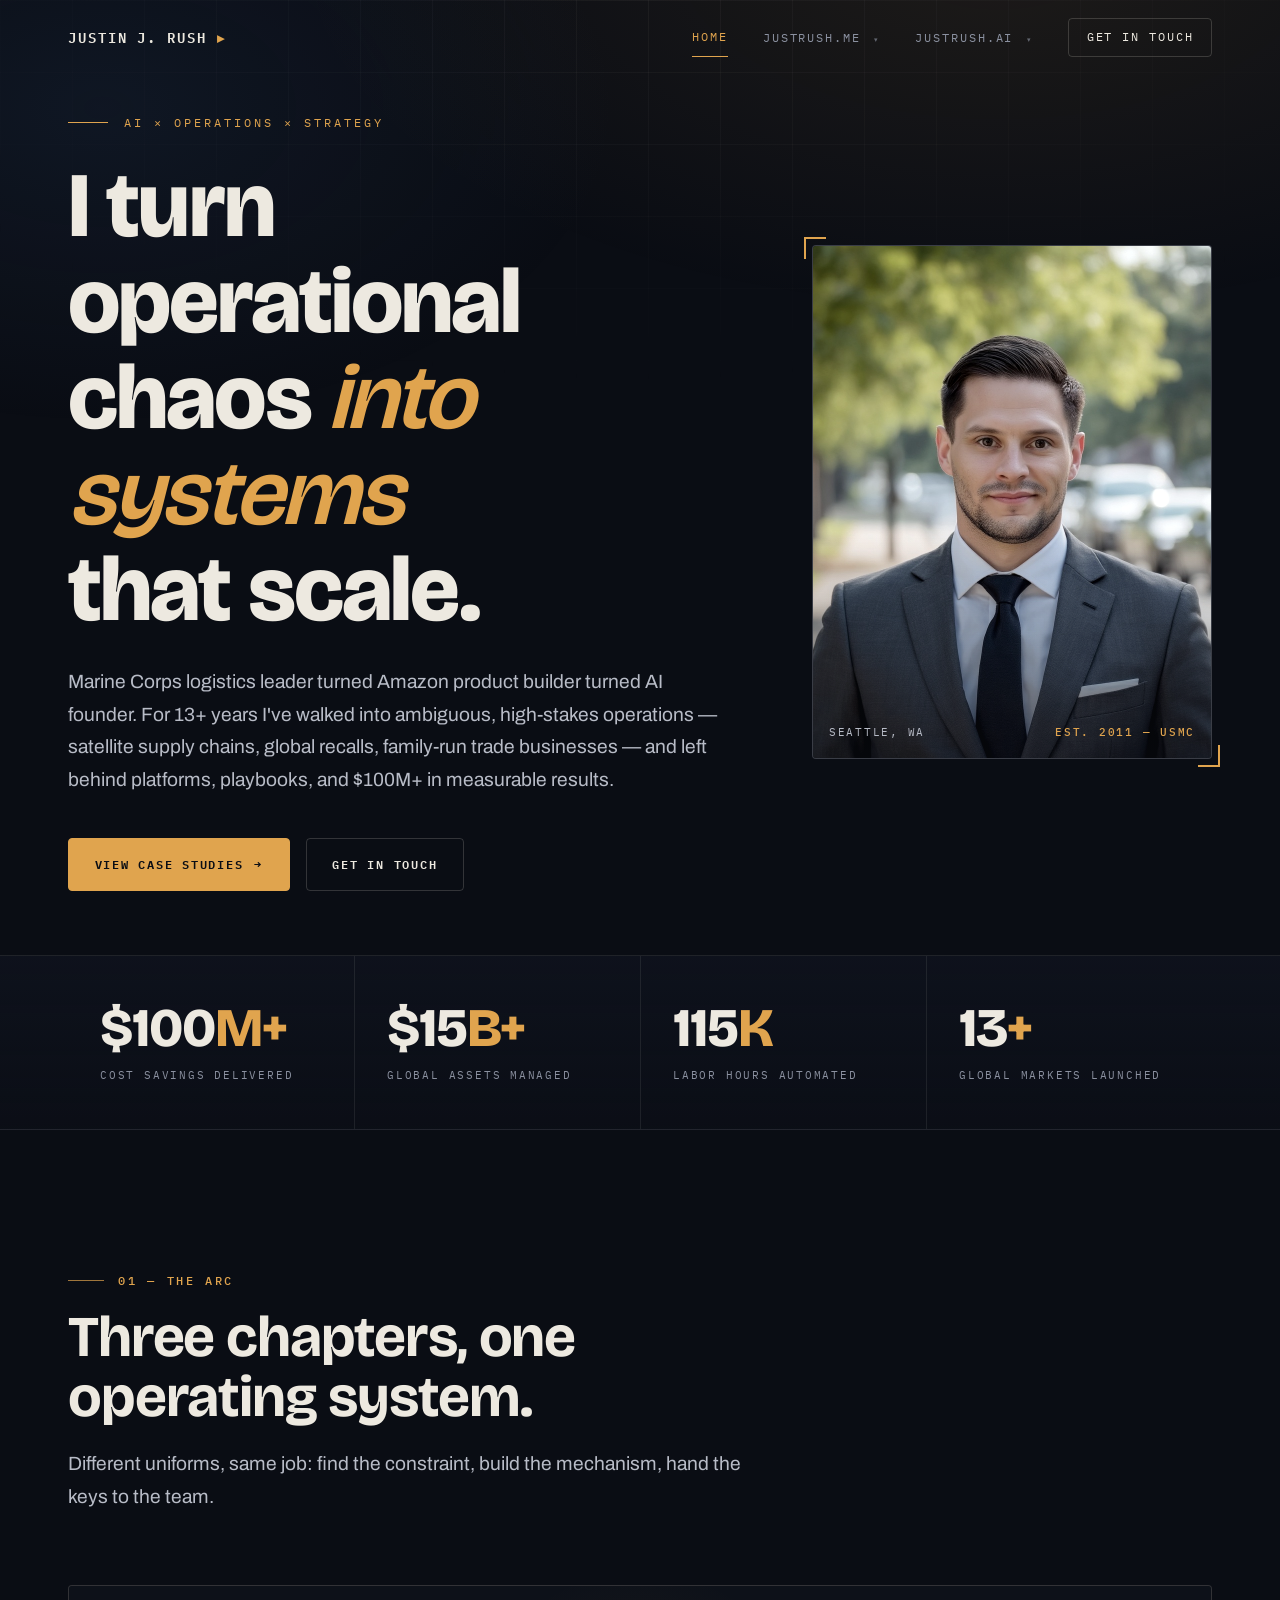
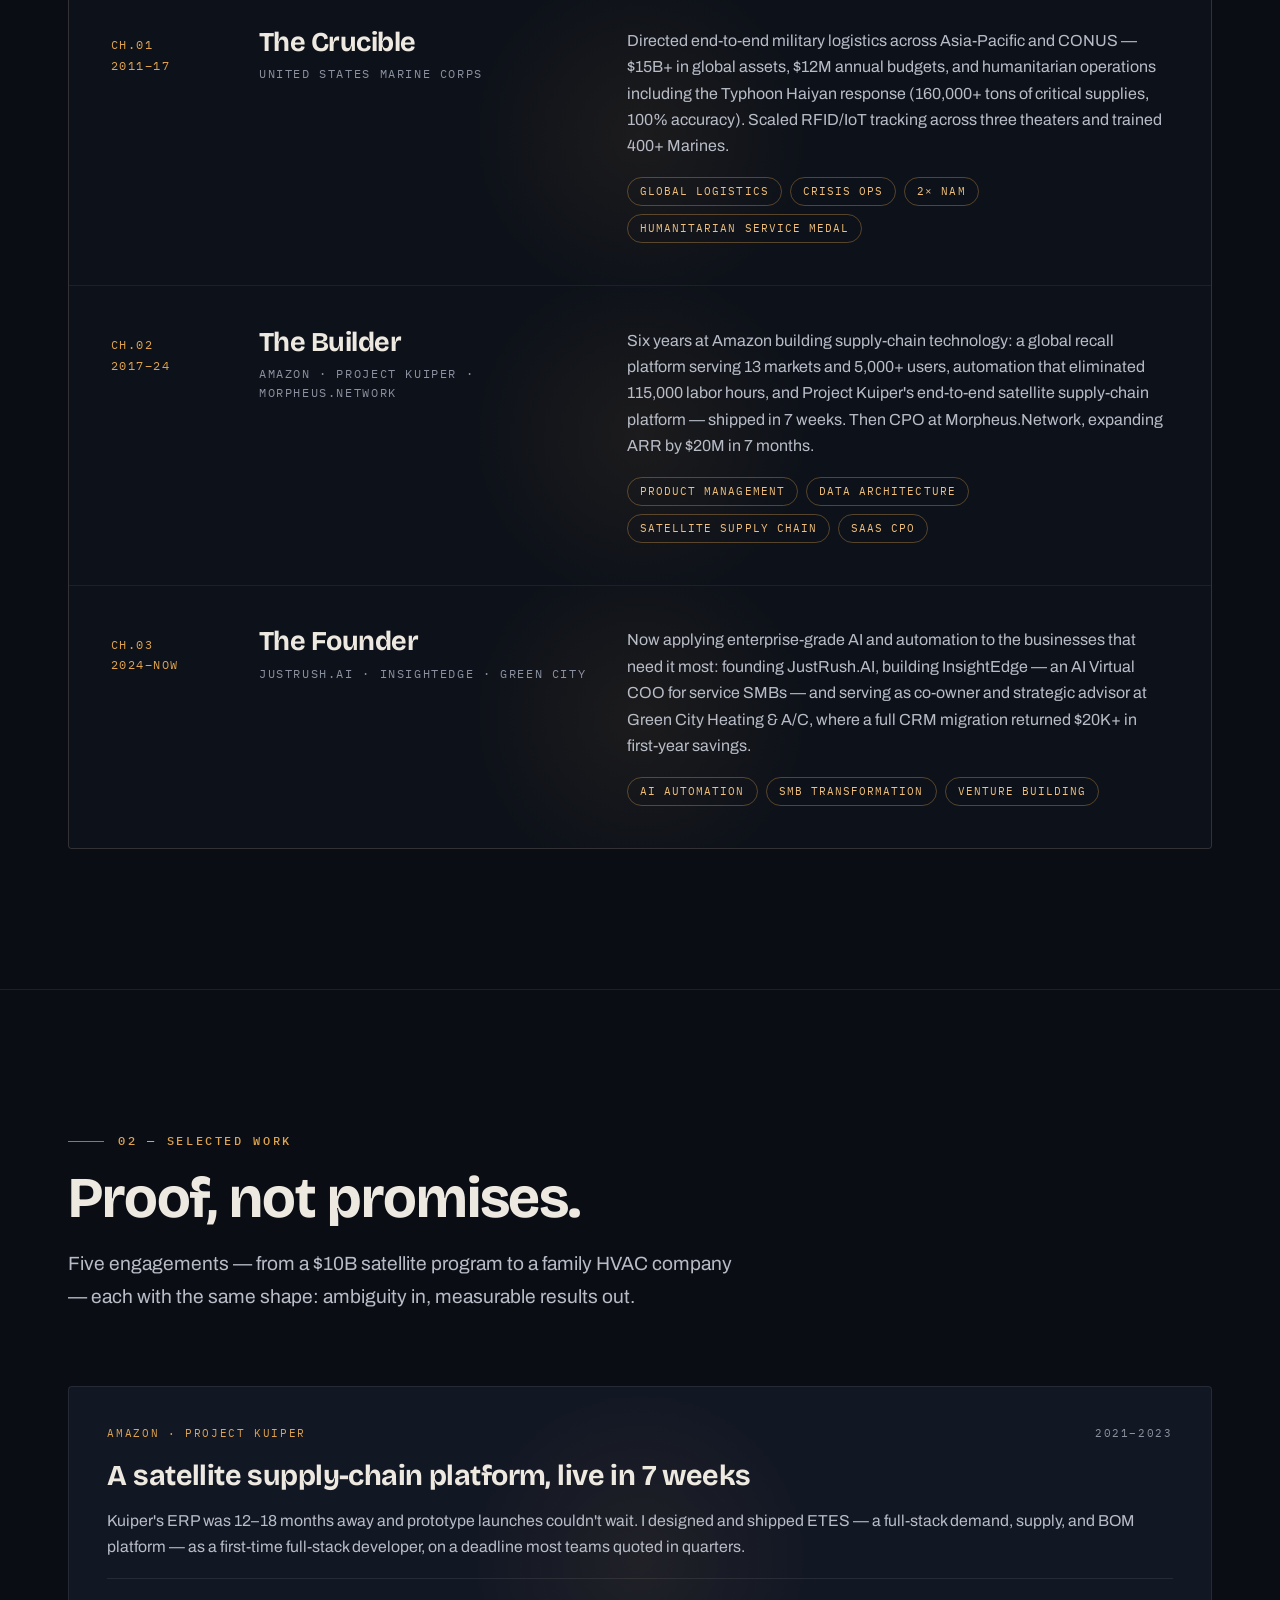
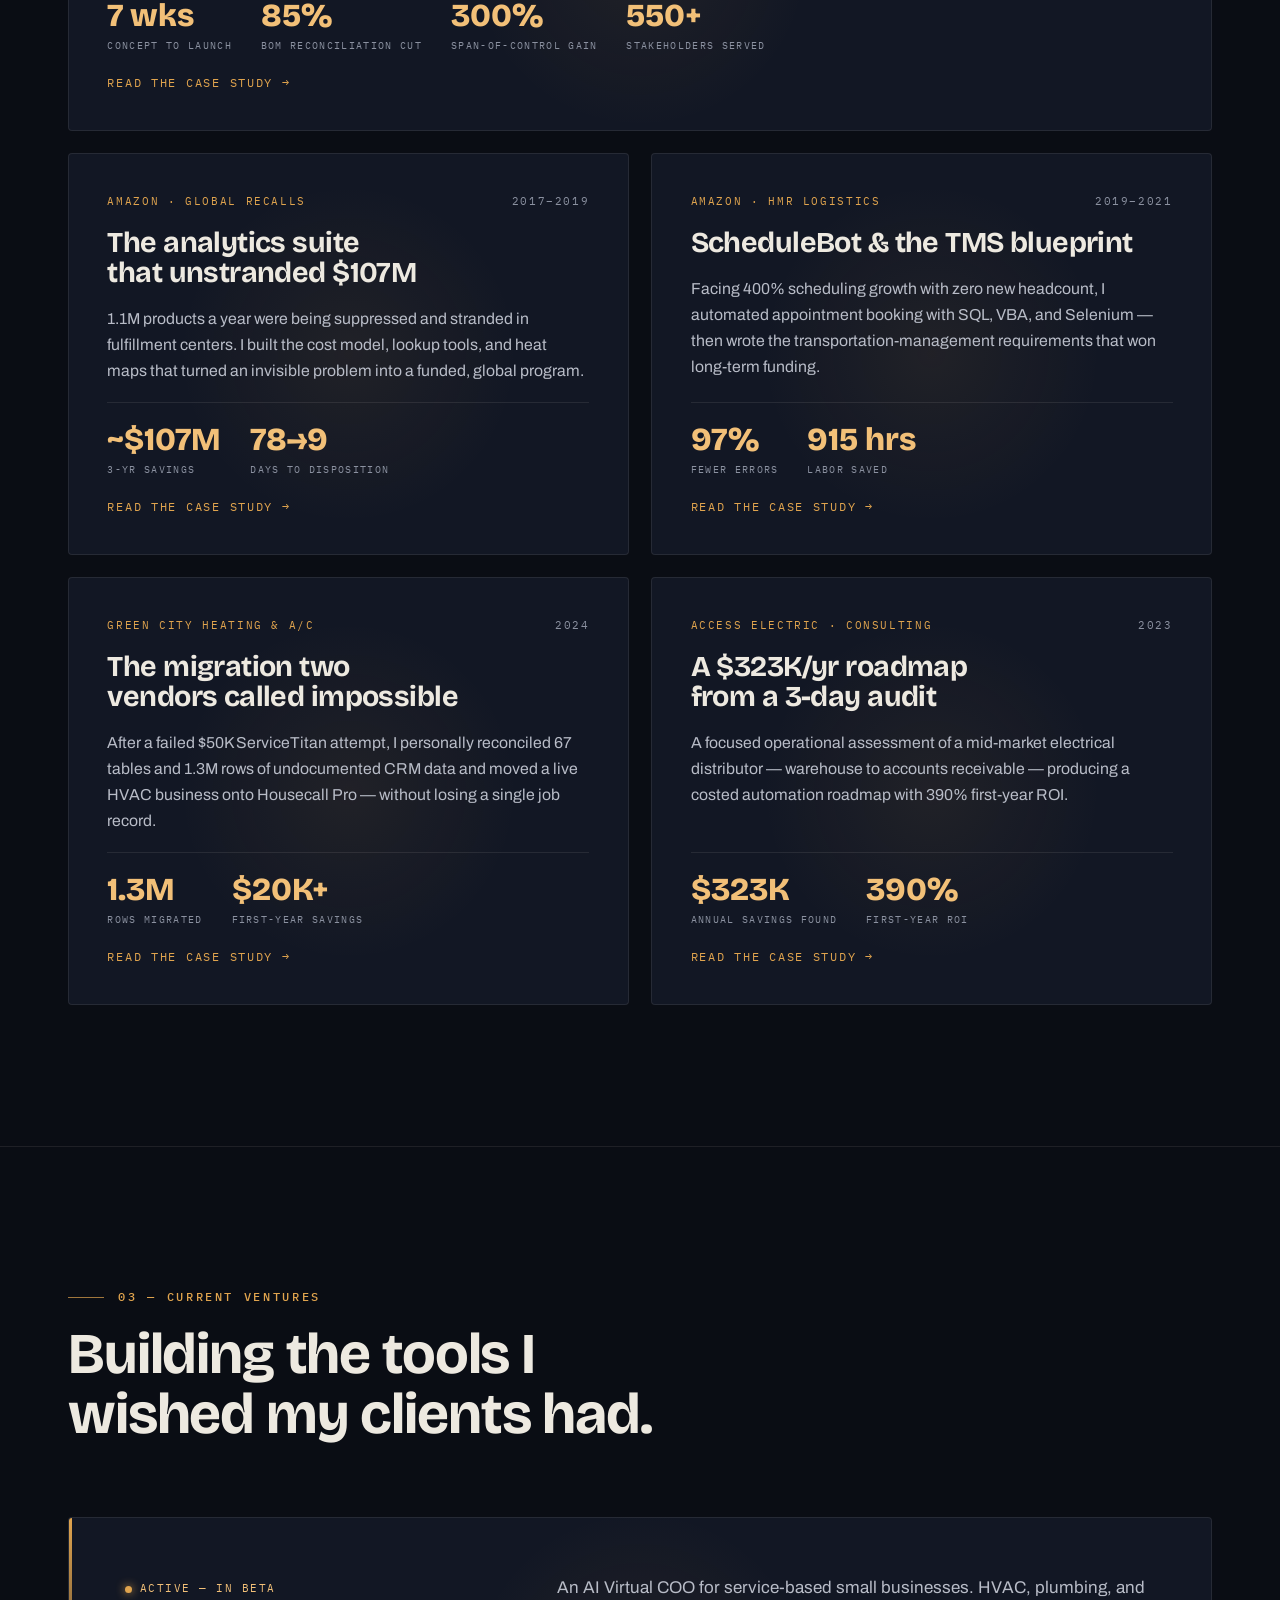
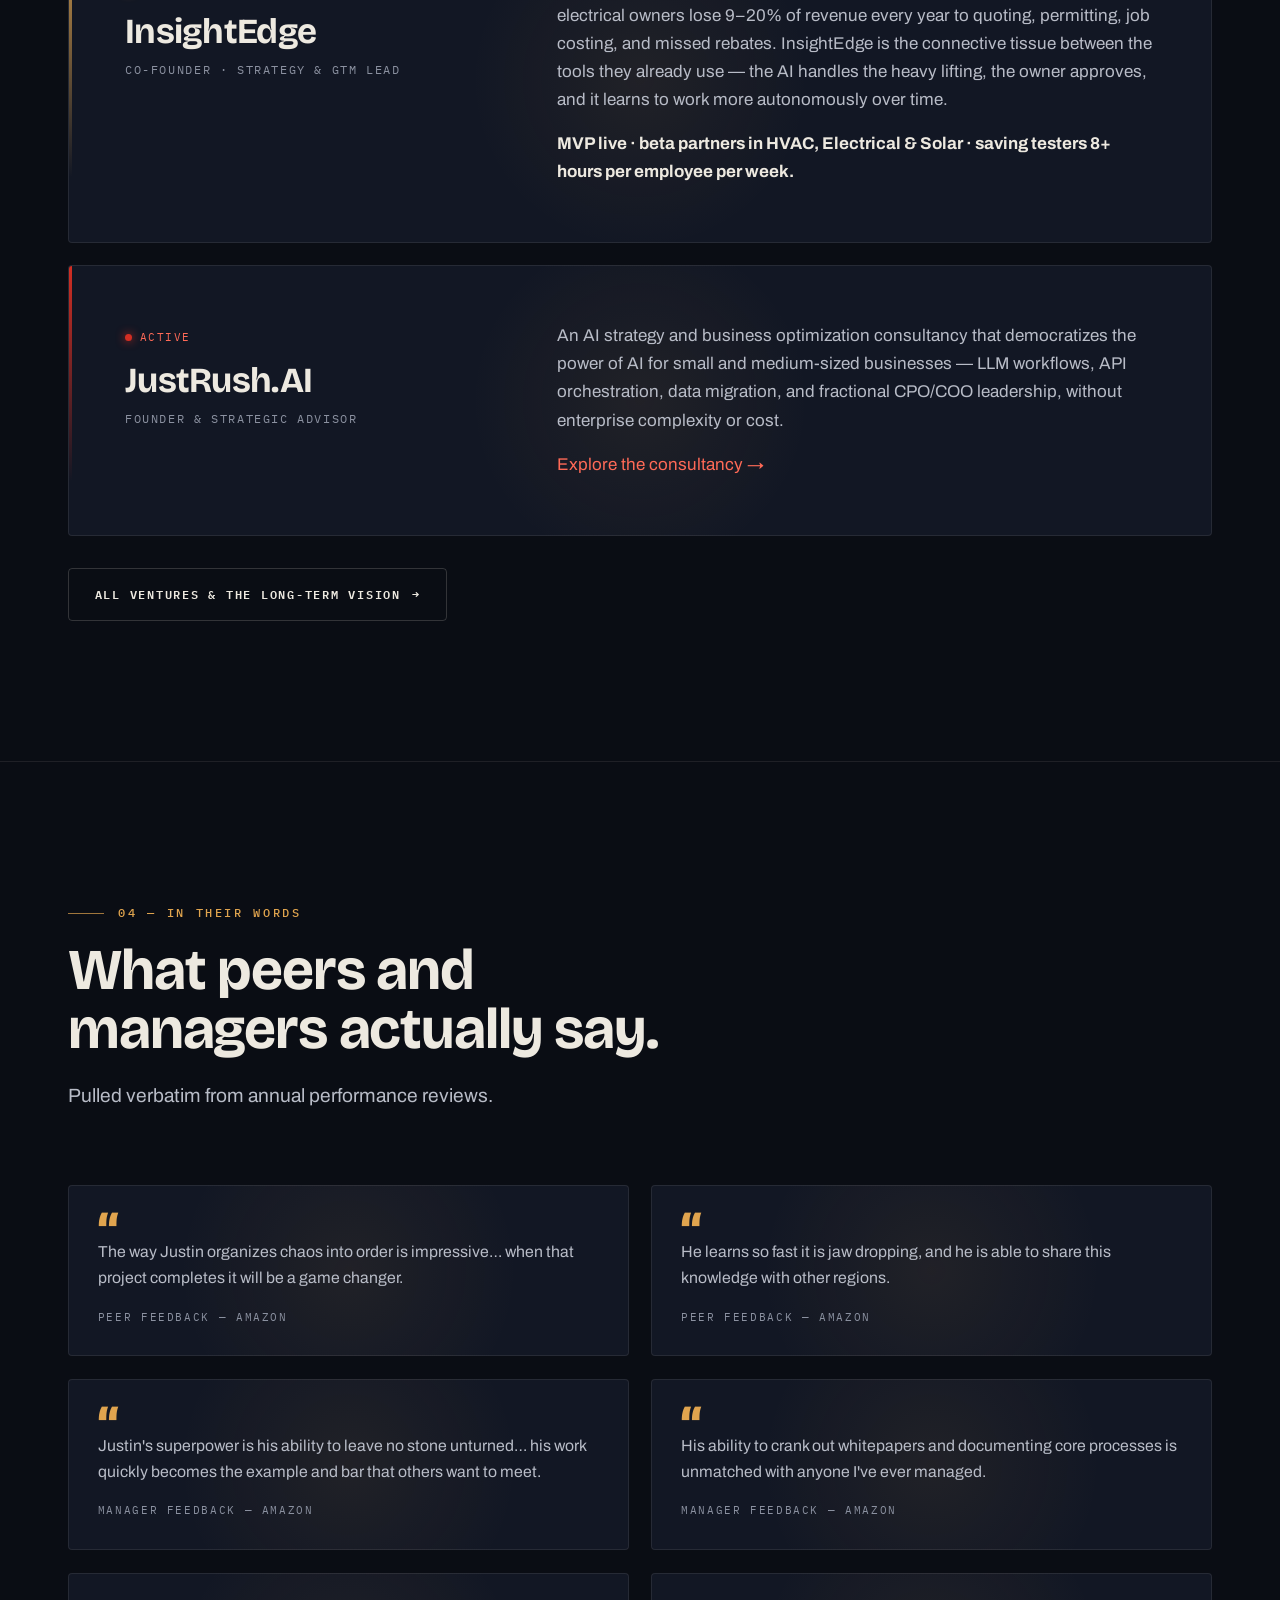
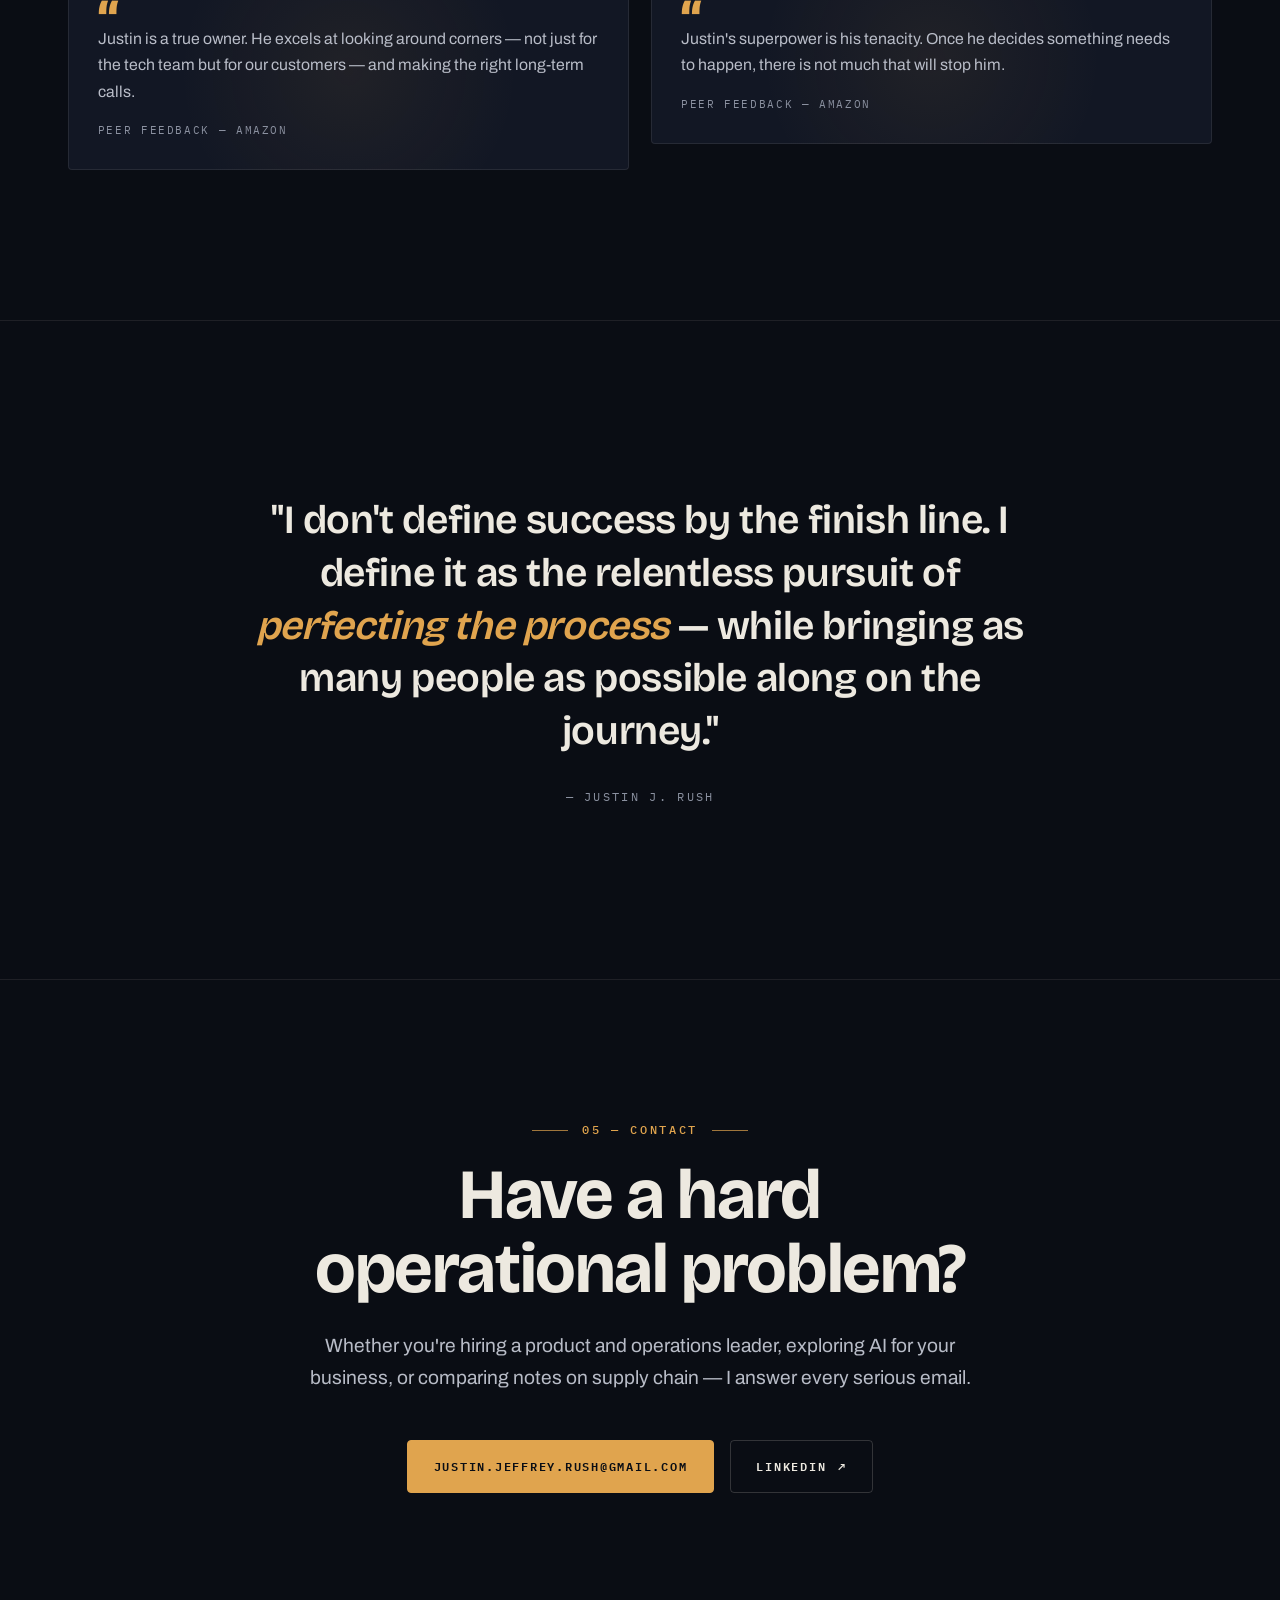
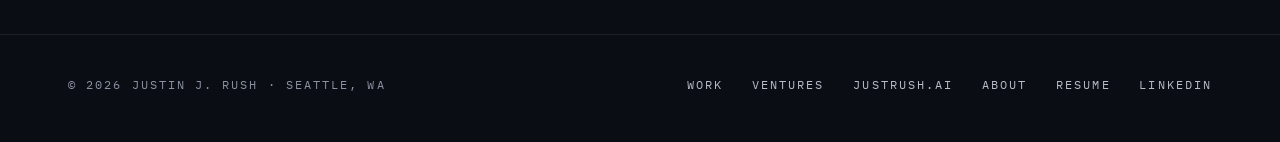
<file: index.html>
<!DOCTYPE html>
<html lang="en">
<head>
  <meta charset="UTF-8" />
  <meta name="viewport" content="width=device-width, initial-scale=1.0" />
  <title>Justin J. Rush — Product &amp; Operations Executive · AI Founder</title>
  <meta name="description" content="Strategic product leader with 13+ years driving digital transformation — from $15B in Marine Corps logistics to Amazon's Project Kuiper to founding AI-first ventures. $100M+ in delivered cost savings." />
  <meta property="og:title" content="Justin J. Rush — Product & Operations Executive · AI Founder" />
  <meta property="og:description" content="Marine Corps logistics → Amazon supply chain tech → AI founder. 13+ years, $100M+ in delivered savings." />
  <meta property="og:type" content="website" />
  <link rel="preconnect" href="https://fonts.googleapis.com" />
  <link rel="preconnect" href="https://fonts.gstatic.com" crossorigin />
  <link href="https://fonts.googleapis.com/css2?family=Bricolage+Grotesque:opsz,wght@12..96,400;12..96,600;12..96,700;12..96,800&family=Archivo:wght@400;500;600&family=IBM+Plex+Mono:wght@400;500;600&display=swap" rel="stylesheet" />
  <link rel="stylesheet" href="css/style.css?v=20260702b" />
  <link rel="icon" href="data:image/svg+xml,<svg xmlns='http://www.w3.org/2000/svg' viewBox='0 0 100 100'><text y='0.9em' font-size='90' fill='%23e0a44e'>▸</text></svg>" />
</head>
<body>

  <header class="nav">
    <div class="nav-inner">
      <a class="brand" href="index.html">JUSTIN J. RUSH<span class="tick"> ▸</span></a>
      <button class="nav-toggle" aria-expanded="false" aria-controls="nav-links">Menu</button>
      <nav class="nav-links" id="nav-links">
        <a href="index.html" class="active">Home</a>
        <div class="nav-item me">
          <a href="about.html">JustRush.Me <span class="caret">▾</span></a>
          <div class="nav-drop">
            <a href="about.html">About</a>
            <a href="work.html">Case Studies</a>
            <a href="ventures.html">Ventures</a>
            <a href="resume.html">Resume</a>
          </div>
        </div>
        <div class="nav-item ai">
          <a href="justrush-ai.html">JustRush.AI <span class="caret">▾</span></a>
          <div class="nav-drop">
            <a href="justrush-ai.html">Overview</a>
            <a href="justrush-results.html">Client Results</a>
          </div>
        </div>
        <a href="mailto:justin.jeffrey.rush@gmail.com" class="nav-cta">Get in touch</a>
      </nav>
    </div>
  </header>

  <main>
    <!-- ============ HERO ============ -->
    <section class="hero">
      <div class="wrap hero-grid">
        <div>
          <p class="kicker">AI × Operations × Strategy</p>
          <h1>I turn operational chaos <span class="accent">into systems</span> that scale.</h1>
          <p class="lede">Marine Corps logistics leader turned Amazon product builder turned AI founder. For 13+ years I've walked into ambiguous, high-stakes operations — satellite supply chains, global recalls, family-run trade businesses — and left behind platforms, playbooks, and $100M+ in measurable results.</p>
          <div class="btn-row">
            <a class="btn" href="work.html">View case studies <span class="arrow">→</span></a>
            <a class="btn ghost" href="mailto:justin.jeffrey.rush@gmail.com">Get in touch</a>
          </div>
        </div>
        <div class="hero-portrait">
          <span class="corner tl"></span>
          <span class="corner br"></span>
          <div class="frame">
            <img src="assets/headshot.png" alt="Justin J. Rush" width="512" height="512" />
            <div class="tag"><span>Seattle, WA</span><b>EST. 2011 — USMC</b></div>
          </div>
        </div>
      </div>
    </section>

    <!-- ============ STAT BAND ============ -->
    <section class="stat-band" aria-label="Career impact statistics">
      <div class="wrap stat-grid">
        <div class="stat">
          <div class="num">$<span data-count="100">0</span><span class="unit">M+</span></div>
          <div class="label">Cost savings delivered</div>
        </div>
        <div class="stat">
          <div class="num">$<span data-count="15">0</span><span class="unit">B+</span></div>
          <div class="label">Global assets managed</div>
        </div>
        <div class="stat">
          <div class="num"><span data-count="115">0</span><span class="unit">K</span></div>
          <div class="label">Labor hours automated</div>
        </div>
        <div class="stat">
          <div class="num"><span data-count="13">0</span><span class="unit">+</span></div>
          <div class="label">Global markets launched</div>
        </div>
      </div>
    </section>

    <!-- ============ THREE CHAPTERS ============ -->
    <section>
      <div class="wrap">
        <div class="section-head reveal">
          <p class="eyebrow">01 — The Arc</p>
          <h2>Three chapters, one operating system.</h2>
          <p class="lede">Different uniforms, same job: find the constraint, build the mechanism, hand the keys to the team.</p>
        </div>
        <div class="chapters">
          <article class="chapter reveal">
            <span class="index">CH.01<br>2011–17</span>
            <div>
              <h3>The Crucible</h3>
              <p class="org">United States Marine Corps</p>
            </div>
            <div>
              <p>Directed end-to-end military logistics across Asia-Pacific and CONUS — $15B+ in global assets, $12M annual budgets, and humanitarian operations including the Typhoon Haiyan response (160,000+ tons of critical supplies, 100% accuracy). Scaled RFID/IoT tracking across three theaters and trained 400+ Marines.</p>
              <div class="chips"><span class="chip">Global Logistics</span><span class="chip">Crisis Ops</span><span class="chip">2× NAM</span><span class="chip">Humanitarian Service Medal</span></div>
            </div>
          </article>
          <article class="chapter reveal">
            <span class="index">CH.02<br>2017–24</span>
            <div>
              <h3>The Builder</h3>
              <p class="org">Amazon · Project Kuiper · Morpheus.Network</p>
            </div>
            <div>
              <p>Six years at Amazon building supply-chain technology: a global recall platform serving 13 markets and 5,000+ users, automation that eliminated 115,000 labor hours, and Project Kuiper's end-to-end satellite supply-chain platform — shipped in 7 weeks. Then CPO at Morpheus.Network, expanding ARR by $20M in 7 months.</p>
              <div class="chips"><span class="chip">Product Management</span><span class="chip">Data Architecture</span><span class="chip">Satellite Supply Chain</span><span class="chip">SaaS CPO</span></div>
            </div>
          </article>
          <article class="chapter reveal">
            <span class="index">CH.03<br>2024–NOW</span>
            <div>
              <h3>The Founder</h3>
              <p class="org">JustRush.AI · InsightEdge · Green City</p>
            </div>
            <div>
              <p>Now applying enterprise-grade AI and automation to the businesses that need it most: founding JustRush.AI, building InsightEdge — an AI Virtual COO for service SMBs — and serving as co-owner and strategic advisor at Green City Heating &amp; A/C, where a full CRM migration returned $20K+ in first-year savings.</p>
              <div class="chips"><span class="chip">AI Automation</span><span class="chip">SMB Transformation</span><span class="chip">Venture Building</span></div>
            </div>
          </article>
        </div>
      </div>
    </section>

    <!-- ============ FEATURED WORK ============ -->
    <section class="hairline">
      <div class="wrap">
        <div class="section-head reveal">
          <p class="eyebrow">02 — Selected Work</p>
          <h2>Proof, not promises.</h2>
          <p class="lede">Five engagements — from a $10B satellite program to a family HVAC company — each with the same shape: ambiguity in, measurable results out.</p>
        </div>
        <div class="case-grid">
          <a class="case-card featured reveal" href="work.html#etes">
            <div class="meta"><span class="ctx">Amazon · Project Kuiper</span><span>2021–2023</span></div>
            <h3>A satellite supply-chain platform, live in 7 weeks</h3>
            <p>Kuiper's ERP was 12–18 months away and prototype launches couldn't wait. I designed and shipped ETES — a full-stack demand, supply, and BOM platform — as a first-time full-stack developer, on a deadline most teams quoted in quarters.</p>
            <div class="kpis">
              <div class="kpi"><div class="v">7 wks</div><div class="k">Concept to launch</div></div>
              <div class="kpi"><div class="v">85%</div><div class="k">BOM reconciliation cut</div></div>
              <div class="kpi"><div class="v">300%</div><div class="k">Span-of-control gain</div></div>
              <div class="kpi"><div class="v">550+</div><div class="k">Stakeholders served</div></div>
            </div>
            <span class="more">Read the case study →</span>
          </a>
          <a class="case-card reveal" href="work.html#arnold">
            <div class="meta"><span class="ctx">Amazon · Global Recalls</span><span>2017–2019</span></div>
            <h3>The analytics suite that unstranded $107M</h3>
            <p>1.1M products a year were being suppressed and stranded in fulfillment centers. I built the cost model, lookup tools, and heat maps that turned an invisible problem into a funded, global program.</p>
            <div class="kpis">
              <div class="kpi"><div class="v">~$107M</div><div class="k">3-yr savings</div></div>
              <div class="kpi"><div class="v">78→9</div><div class="k">Days to disposition</div></div>
            </div>
            <span class="more">Read the case study →</span>
          </a>
          <a class="case-card reveal" data-delay="1" href="work.html#schedulebot">
            <div class="meta"><span class="ctx">Amazon · HMR Logistics</span><span>2019–2021</span></div>
            <h3>ScheduleBot &amp; the TMS blueprint</h3>
            <p>Facing 400% scheduling growth with zero new headcount, I automated appointment booking with SQL, VBA, and Selenium — then wrote the transportation-management requirements that won long-term funding.</p>
            <div class="kpis">
              <div class="kpi"><div class="v">97%</div><div class="k">Fewer errors</div></div>
              <div class="kpi"><div class="v">915 hrs</div><div class="k">Labor saved</div></div>
            </div>
            <span class="more">Read the case study →</span>
          </a>
          <a class="case-card reveal" href="work.html#greencity">
            <div class="meta"><span class="ctx">Green City Heating &amp; A/C</span><span>2024</span></div>
            <h3>The migration two vendors called impossible</h3>
            <p>After a failed $50K ServiceTitan attempt, I personally reconciled 67 tables and 1.3M rows of undocumented CRM data and moved a live HVAC business onto Housecall Pro — without losing a single job record.</p>
            <div class="kpis">
              <div class="kpi"><div class="v">1.3M</div><div class="k">Rows migrated</div></div>
              <div class="kpi"><div class="v">$20K+</div><div class="k">First-year savings</div></div>
            </div>
            <span class="more">Read the case study →</span>
          </a>
          <a class="case-card reveal" data-delay="1" href="work.html#access">
            <div class="meta"><span class="ctx">Access Electric · Consulting</span><span>2023</span></div>
            <h3>A $323K/yr roadmap from a 3-day audit</h3>
            <p>A focused operational assessment of a mid-market electrical distributor — warehouse to accounts receivable — producing a costed automation roadmap with 390% first-year ROI.</p>
            <div class="kpis">
              <div class="kpi"><div class="v">$323K</div><div class="k">Annual savings found</div></div>
              <div class="kpi"><div class="v">390%</div><div class="k">First-year ROI</div></div>
            </div>
            <span class="more">Read the case study →</span>
          </a>
        </div>
      </div>
    </section>

    <!-- ============ VENTURES TEASER ============ -->
    <section class="hairline">
      <div class="wrap">
        <div class="section-head reveal">
          <p class="eyebrow">03 — Current Ventures</p>
          <h2>Building the tools I wished my clients had.</h2>
        </div>
        <div class="venture reveal">
          <div>
            <p class="status">Active — In Beta</p>
            <h3>InsightEdge</h3>
            <p class="role">Co-founder · Strategy &amp; GTM Lead</p>
          </div>
          <div class="body">
            <p>An AI Virtual COO for service-based small businesses. HVAC, plumbing, and electrical owners lose 9–20% of revenue every year to quoting, permitting, job costing, and missed rebates. InsightEdge is the connective tissue between the tools they already use — the AI handles the heavy lifting, the owner approves, and it learns to work more autonomously over time.</p>
            <p><strong style="color:var(--text)">MVP live · beta partners in HVAC, Electrical &amp; Solar · saving testers 8+ hours per employee per week.</strong></p>
          </div>
        </div>
        <div class="venture rush reveal">
          <div>
            <p class="status">Active</p>
            <h3>JustRush.AI</h3>
            <p class="role">Founder &amp; Strategic Advisor</p>
          </div>
          <div class="body">
            <p>An AI strategy and business optimization consultancy that democratizes the power of AI for small and medium-sized businesses — LLM workflows, API orchestration, data migration, and fractional CPO/COO leadership, without enterprise complexity or cost.</p>
            <p><a href="justrush-ai.html" style="color:var(--rush-red-bright)">Explore the consultancy →</a></p>
          </div>
        </div>
        <div class="btn-row reveal" style="margin-top:2rem">
          <a class="btn ghost" href="ventures.html">All ventures &amp; the long-term vision <span class="arrow">→</span></a>
        </div>
      </div>
    </section>

    <!-- ============ TESTIMONIALS ============ -->
    <section class="hairline">
      <div class="wrap">
        <div class="section-head reveal">
          <p class="eyebrow">04 — In Their Words</p>
          <h2>What peers and managers actually say.</h2>
          <p class="lede">Pulled verbatim from annual performance reviews.</p>
        </div>
        <div class="quote-grid">
          <figure class="quote-card reveal">
            <p>The way Justin organizes chaos into order is impressive… when that project completes it will be a game changer.</p>
            <cite>Peer feedback — Amazon</cite>
          </figure>
          <figure class="quote-card reveal" data-delay="1">
            <p>Justin's superpower is his ability to leave no stone unturned… his work quickly becomes the example and bar that others want to meet.</p>
            <cite>Manager feedback — Amazon</cite>
          </figure>
          <figure class="quote-card reveal">
            <p>Justin is a true owner. He excels at looking around corners — not just for the tech team but for our customers — and making the right long-term calls.</p>
            <cite>Peer feedback — Amazon</cite>
          </figure>
          <figure class="quote-card reveal" data-delay="1">
            <p>He learns so fast it is jaw dropping, and he is able to share this knowledge with other regions.</p>
            <cite>Peer feedback — Amazon</cite>
          </figure>
          <figure class="quote-card reveal">
            <p>His ability to crank out whitepapers and documenting core processes is unmatched with anyone I've ever managed.</p>
            <cite>Manager feedback — Amazon</cite>
          </figure>
          <figure class="quote-card reveal" data-delay="1">
            <p>Justin's superpower is his tenacity. Once he decides something needs to happen, there is not much that will stop him.</p>
            <cite>Peer feedback — Amazon</cite>
          </figure>
        </div>
      </div>
    </section>

    <!-- ============ SUCCESS QUOTE ============ -->
    <section class="hairline">
      <div class="wrap pullquote reveal">
        <blockquote>"I don't define success by the finish line. I define it as the relentless pursuit of <em>perfecting the process</em> — while bringing as many people as possible along on the journey."</blockquote>
        <cite>— Justin J. Rush</cite>
      </div>
    </section>

    <!-- ============ CONTACT ============ -->
    <section class="hairline contact-cta" id="contact">
      <div class="wrap reveal">
        <p class="eyebrow">05 — Contact</p>
        <h2>Have a hard operational problem?</h2>
        <p class="lede">Whether you're hiring a product and operations leader, exploring AI for your business, or comparing notes on supply chain — I answer every serious email.</p>
        <div class="btn-row">
          <a class="btn" href="mailto:justin.jeffrey.rush@gmail.com">justin.jeffrey.rush@gmail.com</a>
          <a class="btn ghost" href="https://www.linkedin.com/in/justin-rush-j" target="_blank" rel="noopener">LinkedIn <span class="arrow">↗</span></a>
        </div>
      </div>
    </section>
  </main>

  <footer>
    <div class="wrap footer-inner">
      <span class="mono-label">© 2026 Justin J. Rush · Seattle, WA</span>
      <div class="footer-links mono-label">
        <a href="work.html">Work</a>
        <a href="ventures.html">Ventures</a>
        <a href="justrush-ai.html">JustRush.AI</a>
        <a href="about.html">About</a>
        <a href="resume.html">Resume</a>
        <a href="https://www.linkedin.com/in/justin-rush-j" target="_blank" rel="noopener">LinkedIn</a>
      </div>
    </div>
  </footer>

  <script src="js/main.js?v=20260702b"></script>
</body>
</html>
</file>
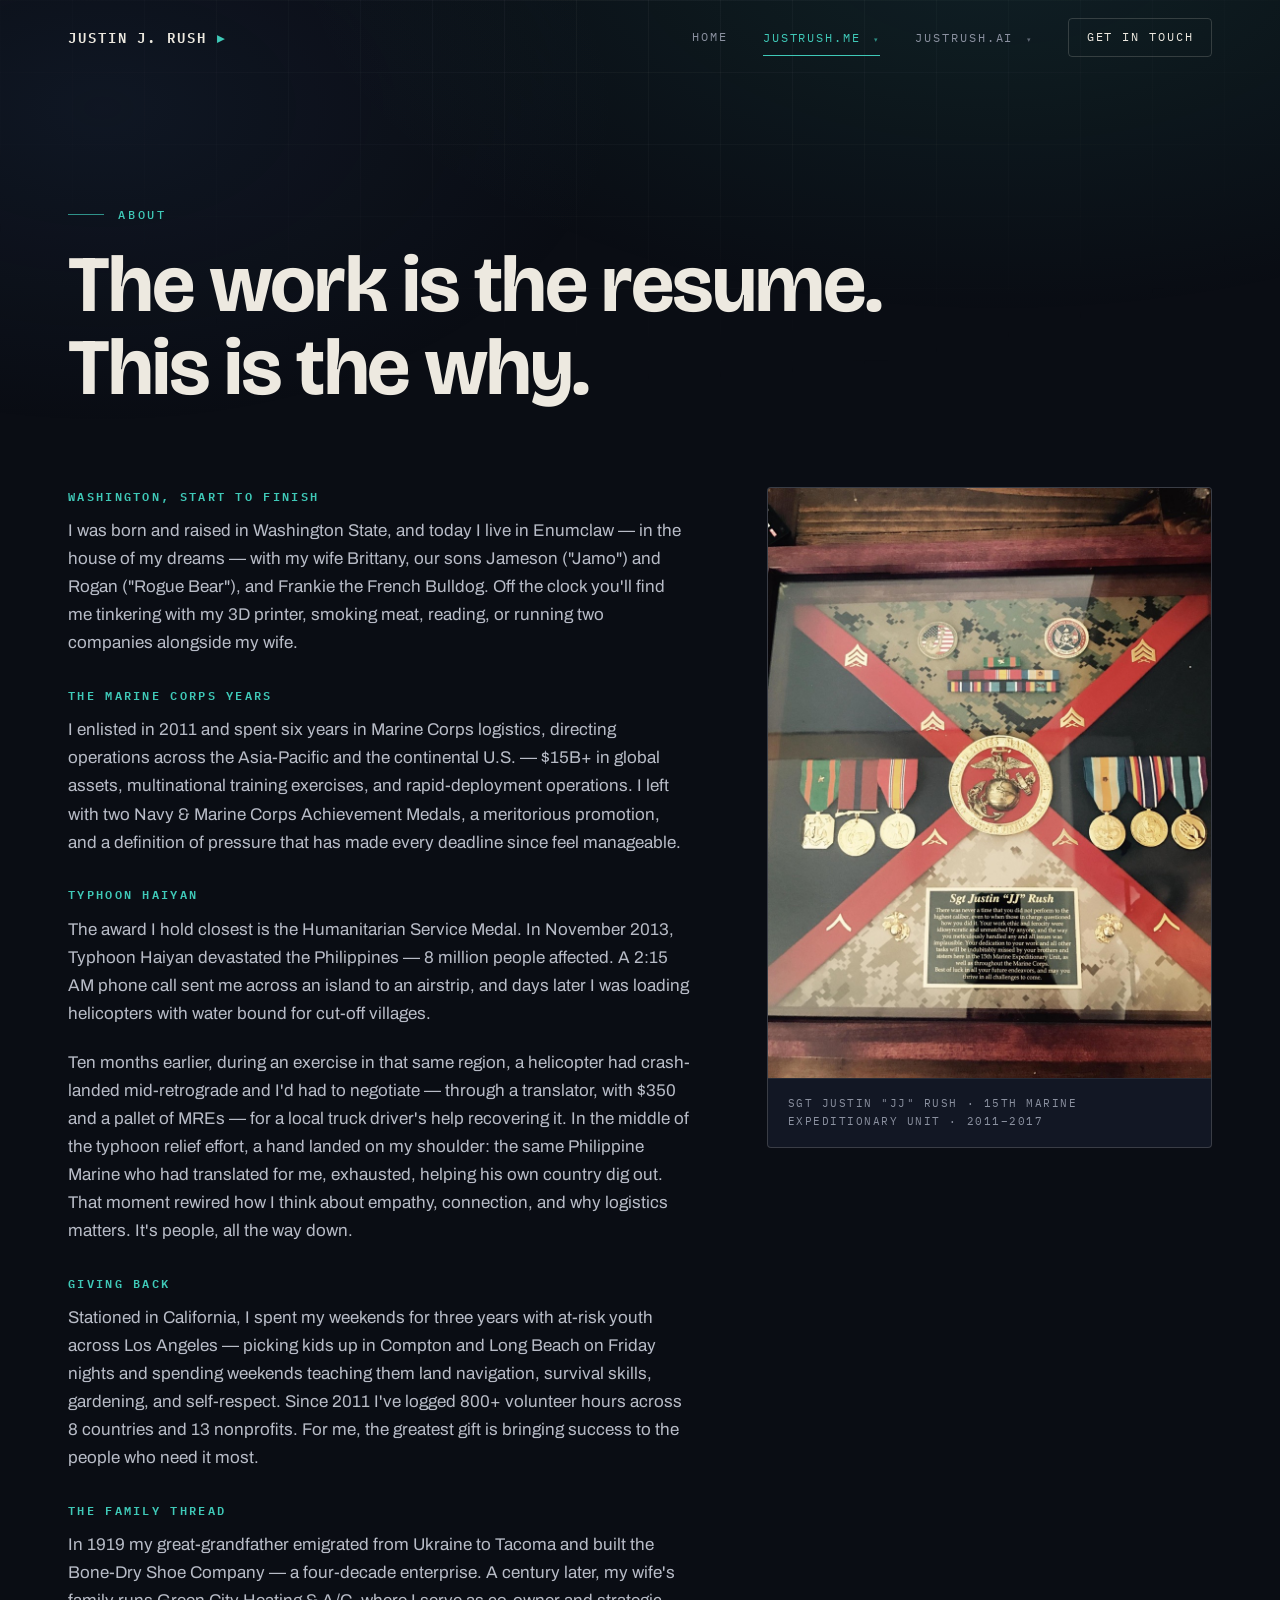
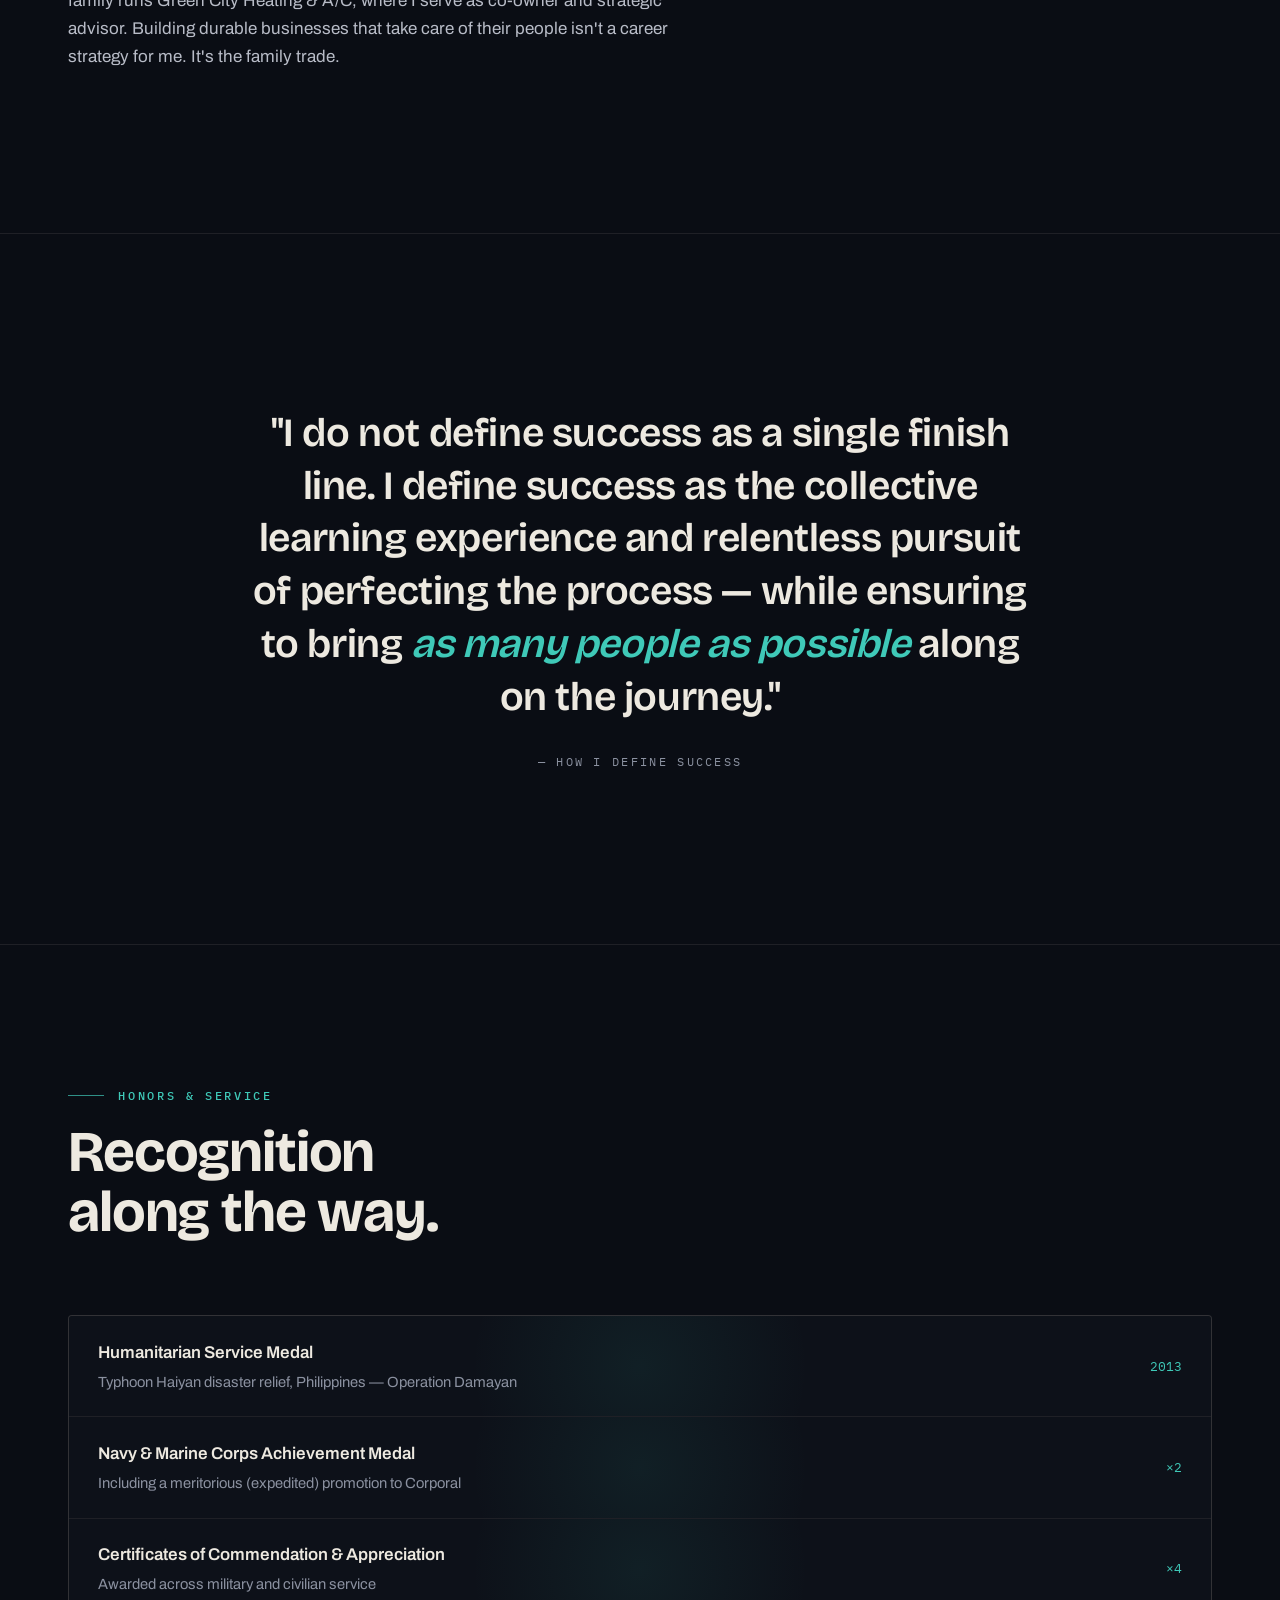
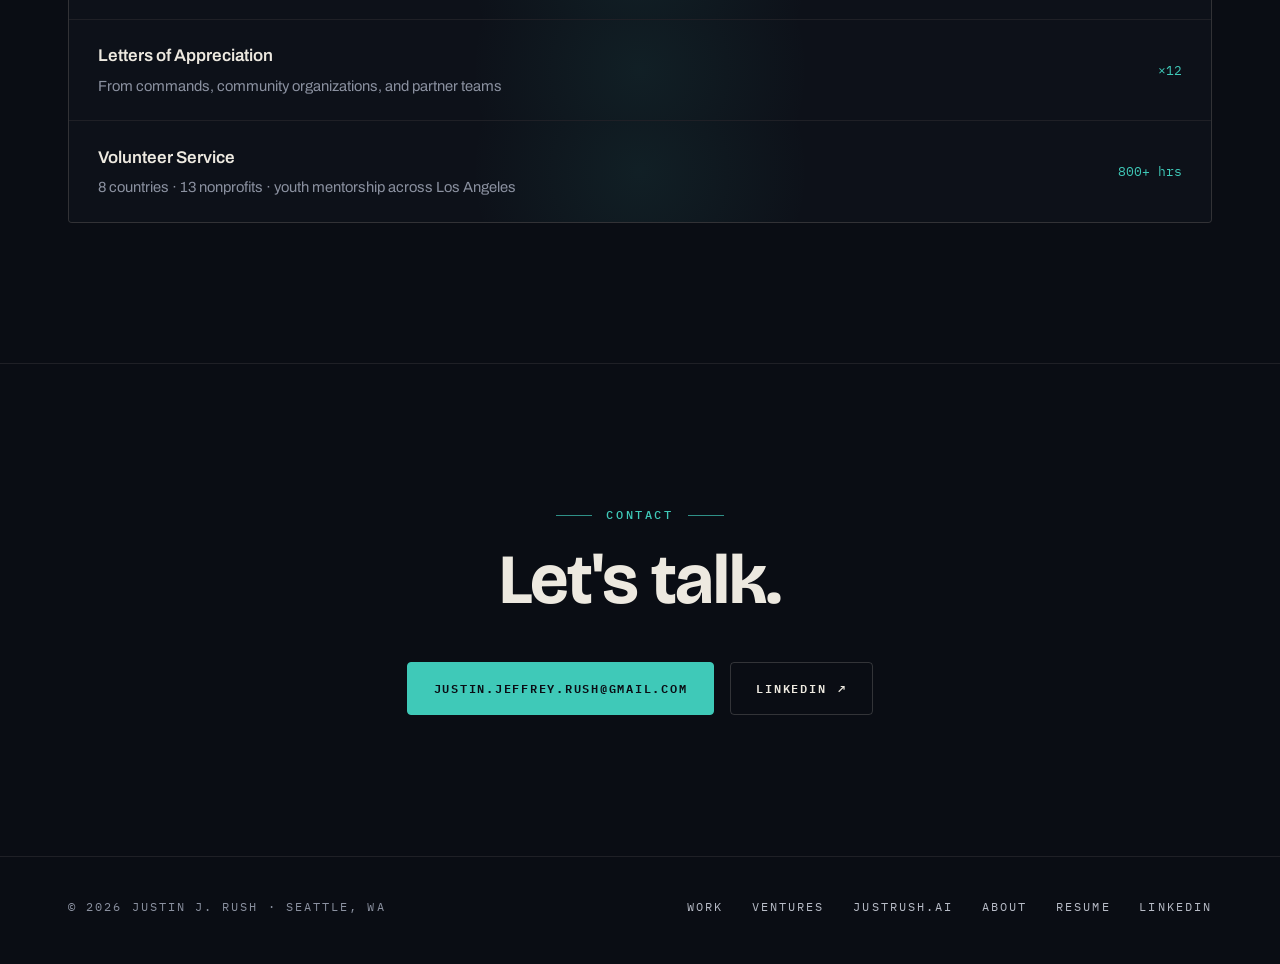
<file: about.html>
<!DOCTYPE html>
<html lang="en">
<head>
  <meta charset="UTF-8" />
  <meta name="viewport" content="width=device-width, initial-scale=1.0" />
  <title>About — Justin J. Rush</title>
  <meta name="description" content="Marine Corps veteran, Amazon product leader, AI founder. The story behind the work: Typhoon Haiyan, the Humanitarian Service Medal, volunteering, and family in Washington State." />
  <link rel="preconnect" href="https://fonts.googleapis.com" />
  <link rel="preconnect" href="https://fonts.gstatic.com" crossorigin />
  <link href="https://fonts.googleapis.com/css2?family=Bricolage+Grotesque:opsz,wght@12..96,400;12..96,600;12..96,700;12..96,800&family=Archivo:wght@400;500;600&family=IBM+Plex+Mono:wght@400;500;600&display=swap" rel="stylesheet" />
  <link rel="stylesheet" href="css/style.css?v=20260702b" />
  <link rel="icon" href="data:image/svg+xml,<svg xmlns='http://www.w3.org/2000/svg' viewBox='0 0 100 100'><text y='0.9em' font-size='90' fill='%233fc9b8'>▸</text></svg>" />
</head>
<body class="theme-me">

  <header class="nav">
    <div class="nav-inner">
      <a class="brand" href="index.html">JUSTIN J. RUSH<span class="tick"> ▸</span></a>
      <button class="nav-toggle" aria-expanded="false" aria-controls="nav-links">Menu</button>
      <nav class="nav-links" id="nav-links">
        <a href="index.html">Home</a>
        <div class="nav-item me">
          <a href="about.html" class="active">JustRush.Me <span class="caret">▾</span></a>
          <div class="nav-drop">
            <a href="about.html" class="active">About</a>
            <a href="work.html">Case Studies</a>
            <a href="ventures.html">Ventures</a>
            <a href="resume.html">Resume</a>
          </div>
        </div>
        <div class="nav-item ai">
          <a href="justrush-ai.html">JustRush.AI <span class="caret">▾</span></a>
          <div class="nav-drop">
            <a href="justrush-ai.html">Overview</a>
            <a href="justrush-results.html">Client Results</a>
          </div>
        </div>
        <a href="mailto:justin.jeffrey.rush@gmail.com" class="nav-cta">Get in touch</a>
      </nav>
    </div>
  </header>

  <main>
    <div class="wrap page-head">
      <p class="eyebrow">About</p>
      <h1>The work is the resume.<br>This is the why.</h1>
    </div>

    <!-- ============ STORY ============ -->
    <section style="padding-top:0">
      <div class="wrap about-grid">
        <div class="prose">
          <div class="case-block reveal">
            <h4>Washington, Start to Finish</h4>
            <p>I was born and raised in Washington State, and today I live in Enumclaw — in the house of my dreams — with my wife Brittany, our sons Jameson ("Jamo") and Rogan ("Rogue Bear"), and Frankie the French Bulldog. Off the clock you'll find me tinkering with my 3D printer, smoking meat, reading, or running two companies alongside my wife.</p>
          </div>
          <div class="case-block reveal">
            <h4>The Marine Corps Years</h4>
            <p>I enlisted in 2011 and spent six years in Marine Corps logistics, directing operations across the Asia-Pacific and the continental U.S. — $15B+ in global assets, multinational training exercises, and rapid-deployment operations. I left with two Navy &amp; Marine Corps Achievement Medals, a meritorious promotion, and a definition of pressure that has made every deadline since feel manageable.</p>
          </div>
          <div class="case-block reveal">
            <h4>Typhoon Haiyan</h4>
            <p>The award I hold closest is the Humanitarian Service Medal. In November 2013, Typhoon Haiyan devastated the Philippines — 8 million people affected. A 2:15 AM phone call sent me across an island to an airstrip, and days later I was loading helicopters with water bound for cut-off villages.</p>
            <p>Ten months earlier, during an exercise in that same region, a helicopter had crash-landed mid-retrograde and I'd had to negotiate — through a translator, with $350 and a pallet of MREs — for a local truck driver's help recovering it. In the middle of the typhoon relief effort, a hand landed on my shoulder: the same Philippine Marine who had translated for me, exhausted, helping his own country dig out. That moment rewired how I think about empathy, connection, and why logistics matters. It's people, all the way down.</p>
          </div>
          <div class="case-block reveal">
            <h4>Giving Back</h4>
            <p>Stationed in California, I spent my weekends for three years with at-risk youth across Los Angeles — picking kids up in Compton and Long Beach on Friday nights and spending weekends teaching them land navigation, survival skills, gardening, and self-respect. Since 2011 I've logged 800+ volunteer hours across 8 countries and 13 nonprofits. For me, the greatest gift is bringing success to the people who need it most.</p>
          </div>
          <div class="case-block reveal">
            <h4>The Family Thread</h4>
            <p>In 1919 my great-grandfather emigrated from Ukraine to Tacoma and built the Bone-Dry Shoe Company — a four-decade enterprise. A century later, my wife's family runs Green City Heating &amp; A/C, where I serve as co-owner and strategic advisor. Building durable businesses that take care of their people isn't a career strategy for me. It's the family trade.</p>
          </div>
        </div>

        <div class="about-figure reveal" data-delay="1">
          <figure>
            <img src="assets/usmc-shadowbox.jpg" alt="Shadow box of Sgt Justin 'JJ' Rush's Marine Corps medals, ribbons, and rank insignia" />
            <figcaption>Sgt Justin "JJ" Rush · 15th Marine Expeditionary Unit · 2011–2017</figcaption>
          </figure>
        </div>
      </div>
    </section>

    <!-- ============ SUCCESS QUOTE ============ -->
    <section class="hairline">
      <div class="wrap pullquote reveal">
        <blockquote>"I do not define success as a single finish line. I define success as the collective learning experience and relentless pursuit of perfecting the process — while ensuring to bring <em>as many people as possible</em> along on the journey."</blockquote>
        <cite>— How I define success</cite>
      </div>
    </section>

    <!-- ============ HONORS ============ -->
    <section class="hairline">
      <div class="wrap">
        <div class="section-head reveal">
          <p class="eyebrow">Honors &amp; Service</p>
          <h2>Recognition along the way.</h2>
        </div>
        <div class="honor-list reveal">
          <div class="honor">
            <div><div class="name">Humanitarian Service Medal</div><div class="detail">Typhoon Haiyan disaster relief, Philippines — Operation Damayan</div></div>
            <span class="count">2013</span>
          </div>
          <div class="honor">
            <div><div class="name">Navy &amp; Marine Corps Achievement Medal</div><div class="detail">Including a meritorious (expedited) promotion to Corporal</div></div>
            <span class="count">×2</span>
          </div>
          <div class="honor">
            <div><div class="name">Certificates of Commendation &amp; Appreciation</div><div class="detail">Awarded across military and civilian service</div></div>
            <span class="count">×4</span>
          </div>
          <div class="honor">
            <div><div class="name">Letters of Appreciation</div><div class="detail">From commands, community organizations, and partner teams</div></div>
            <span class="count">×12</span>
          </div>
          <div class="honor">
            <div><div class="name">Volunteer Service</div><div class="detail">8 countries · 13 nonprofits · youth mentorship across Los Angeles</div></div>
            <span class="count">800+ hrs</span>
          </div>
        </div>
      </div>
    </section>

    <!-- CTA -->
    <section class="hairline contact-cta">
      <div class="wrap reveal">
        <p class="eyebrow">Contact</p>
        <h2>Let's talk.</h2>
        <div class="btn-row">
          <a class="btn" href="mailto:justin.jeffrey.rush@gmail.com">justin.jeffrey.rush@gmail.com</a>
          <a class="btn ghost" href="https://www.linkedin.com/in/justin-rush-j" target="_blank" rel="noopener">LinkedIn <span class="arrow">↗</span></a>
        </div>
      </div>
    </section>
  </main>

  <footer>
    <div class="wrap footer-inner">
      <span class="mono-label">© 2026 Justin J. Rush · Seattle, WA</span>
      <div class="footer-links mono-label">
        <a href="work.html">Work</a>
        <a href="ventures.html">Ventures</a>
        <a href="justrush-ai.html">JustRush.AI</a>
        <a href="about.html">About</a>
        <a href="resume.html">Resume</a>
        <a href="https://www.linkedin.com/in/justin-rush-j" target="_blank" rel="noopener">LinkedIn</a>
      </div>
    </div>
  </footer>

  <script src="js/main.js?v=20260702b"></script>
</body>
</html>
</file>
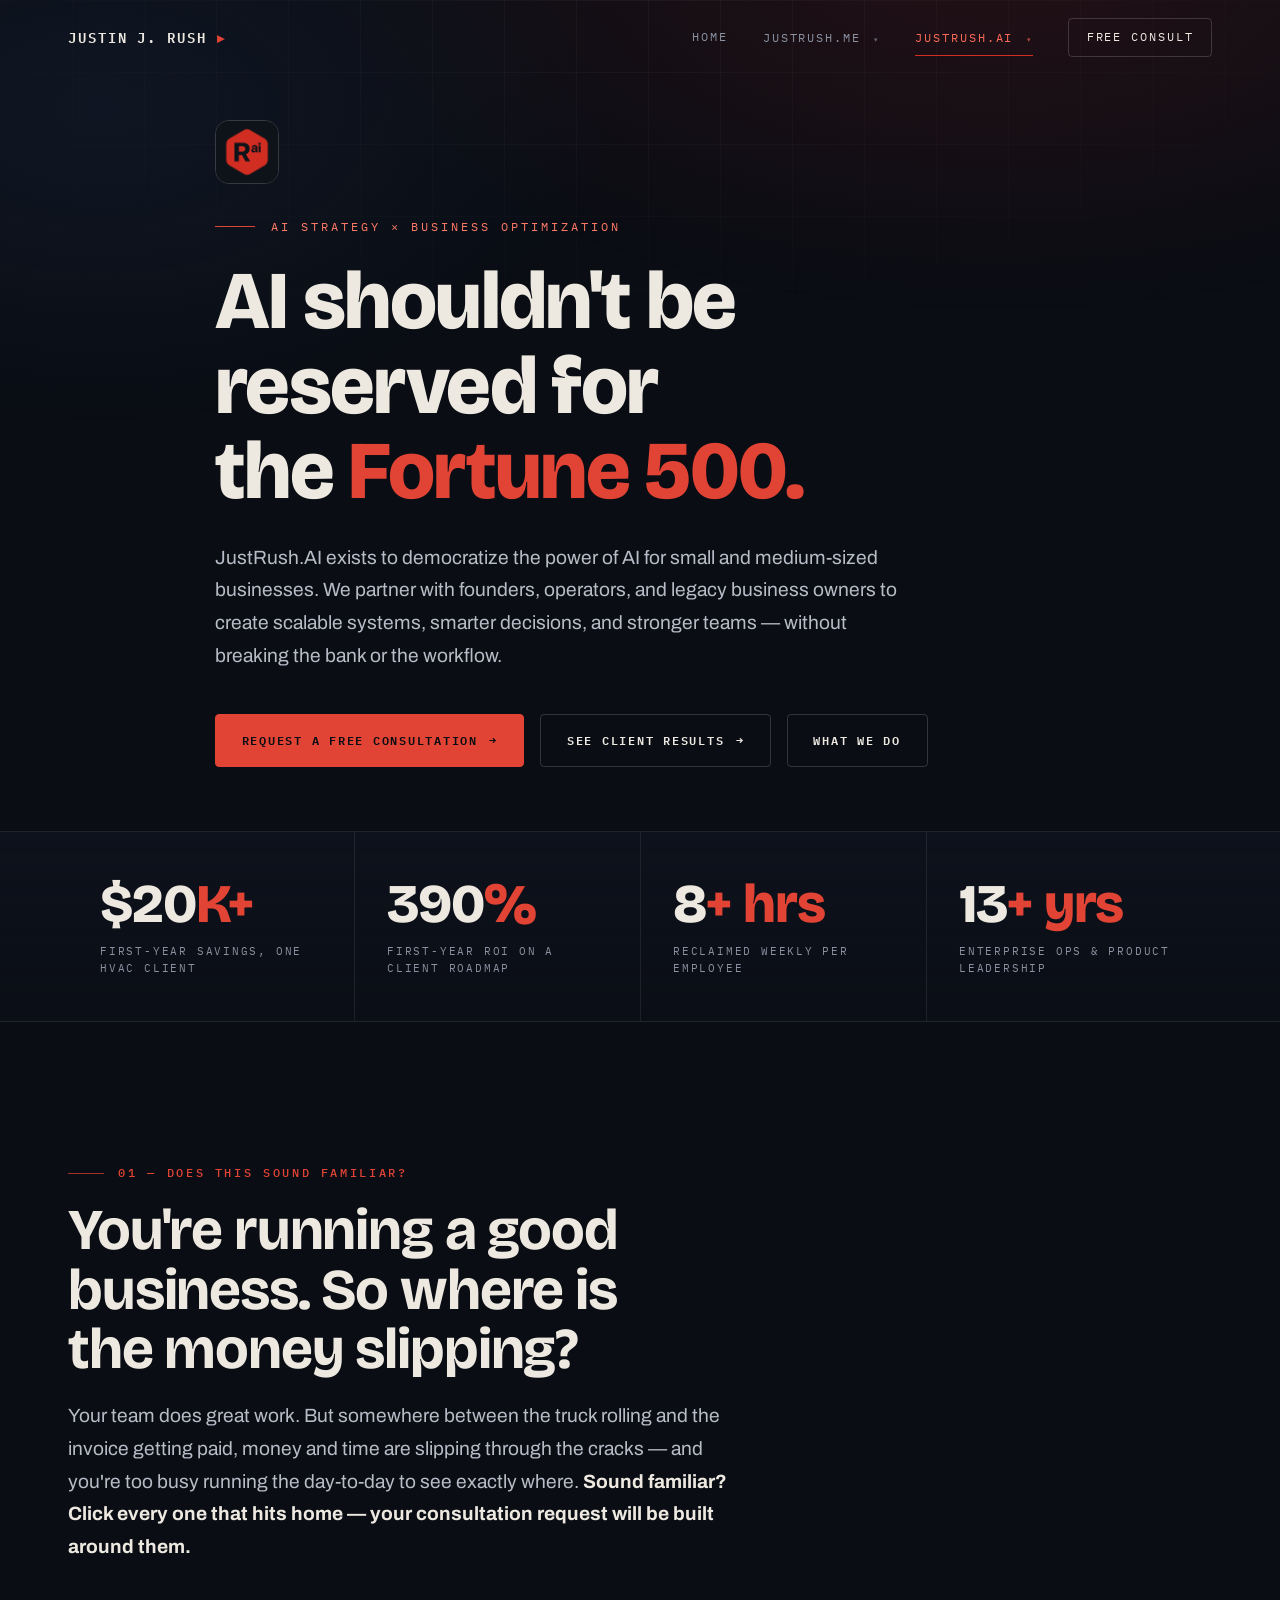
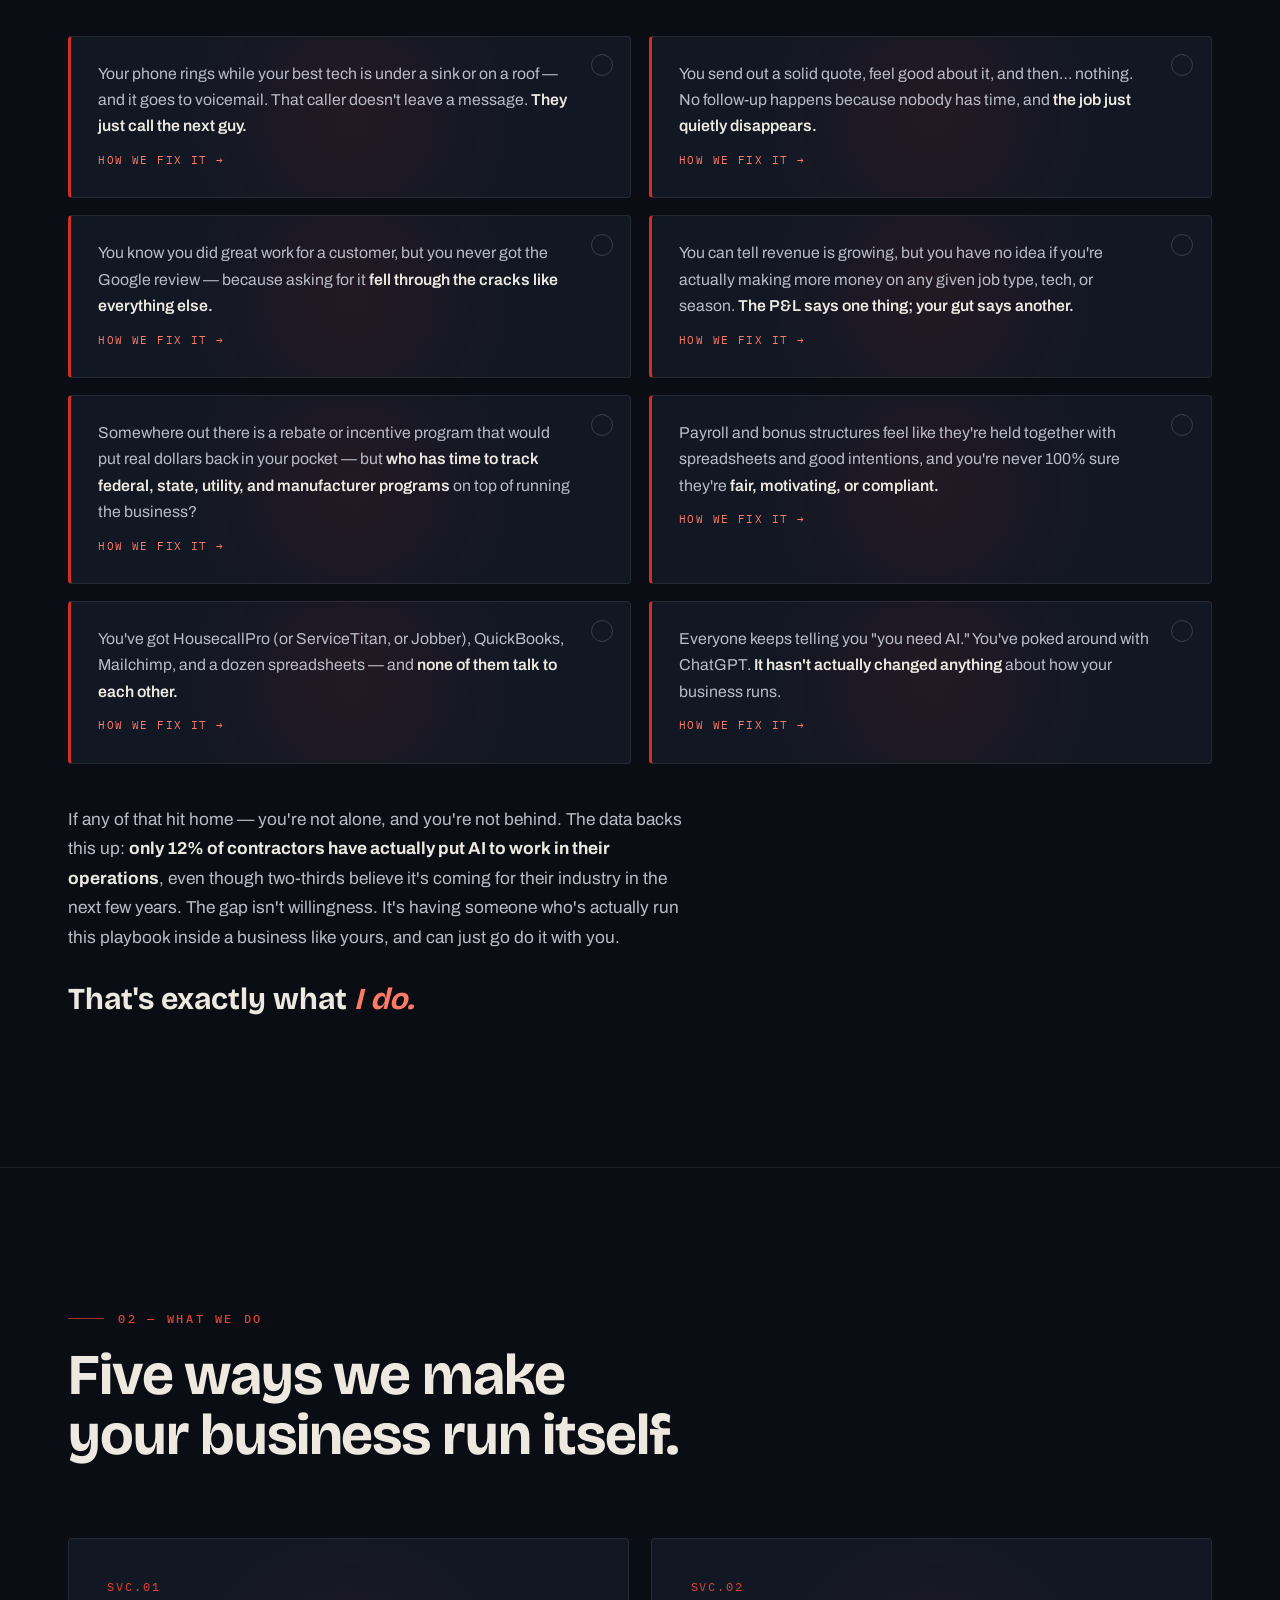
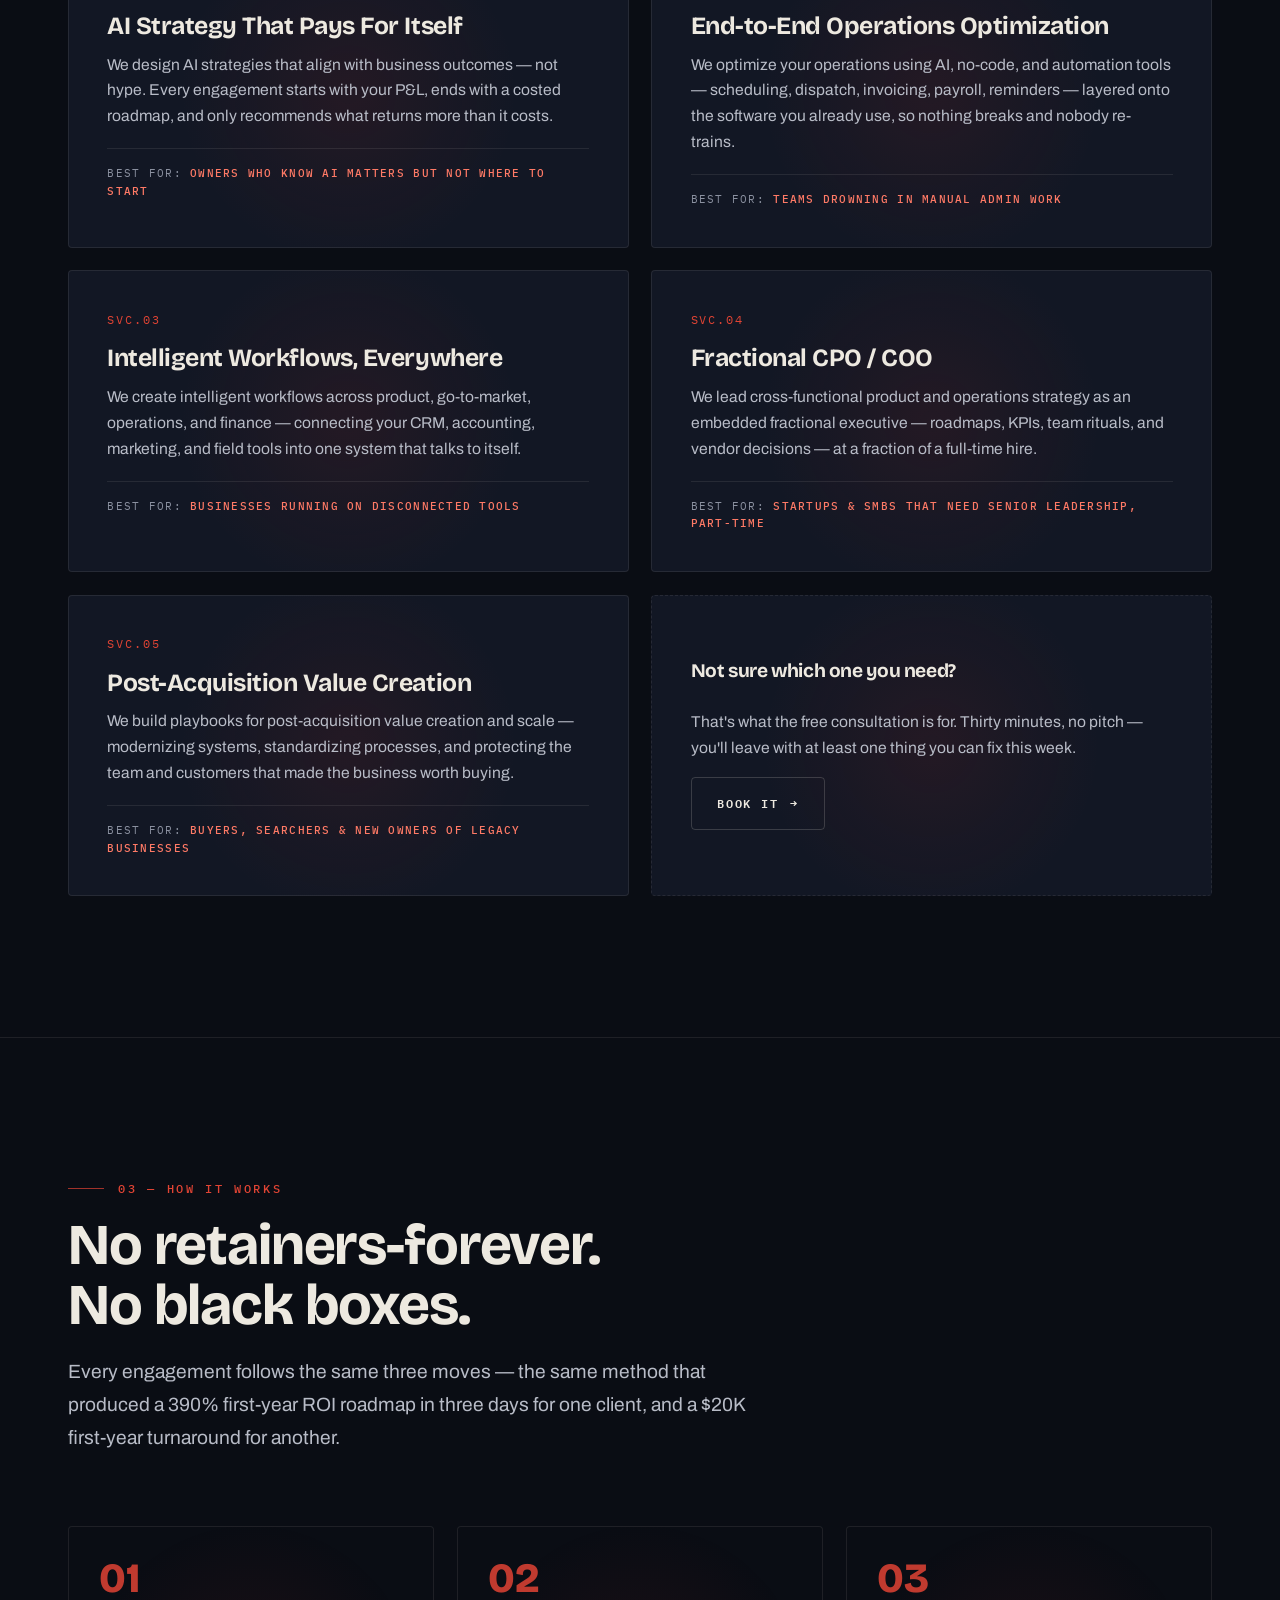
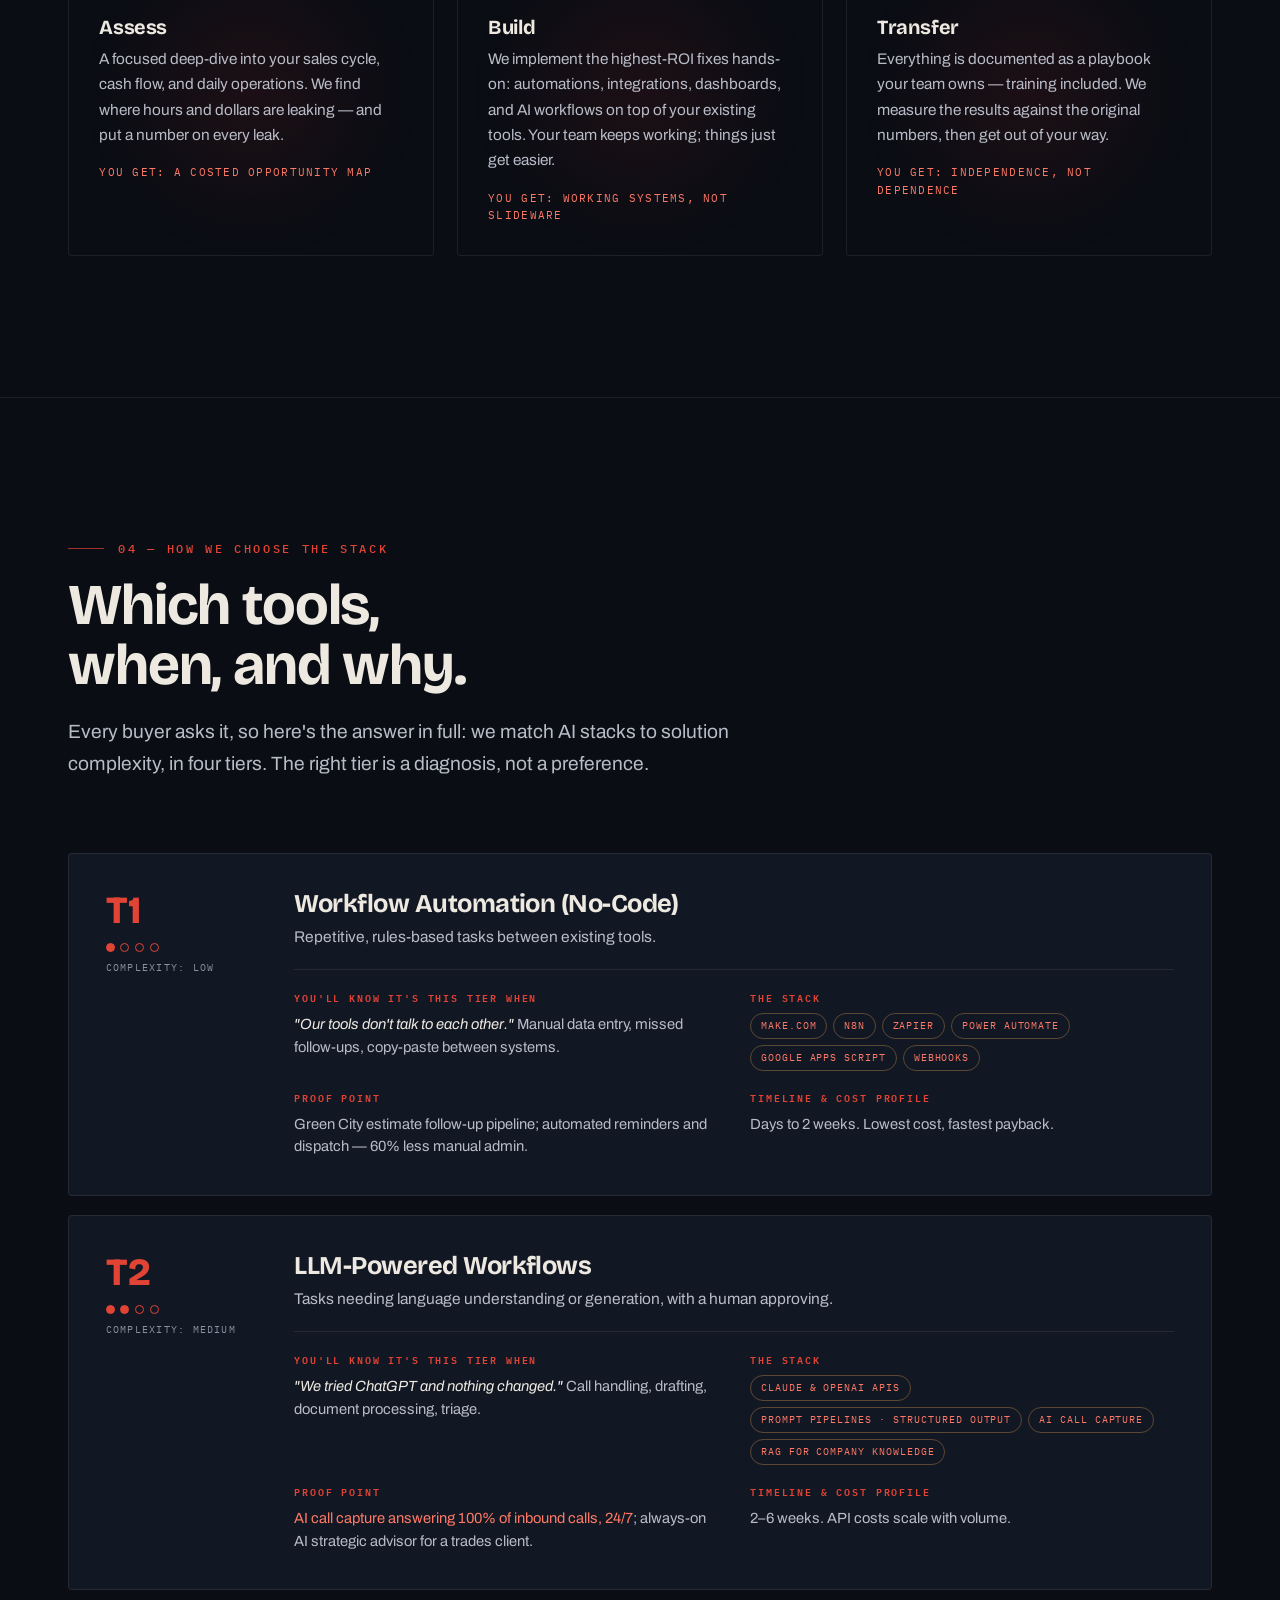
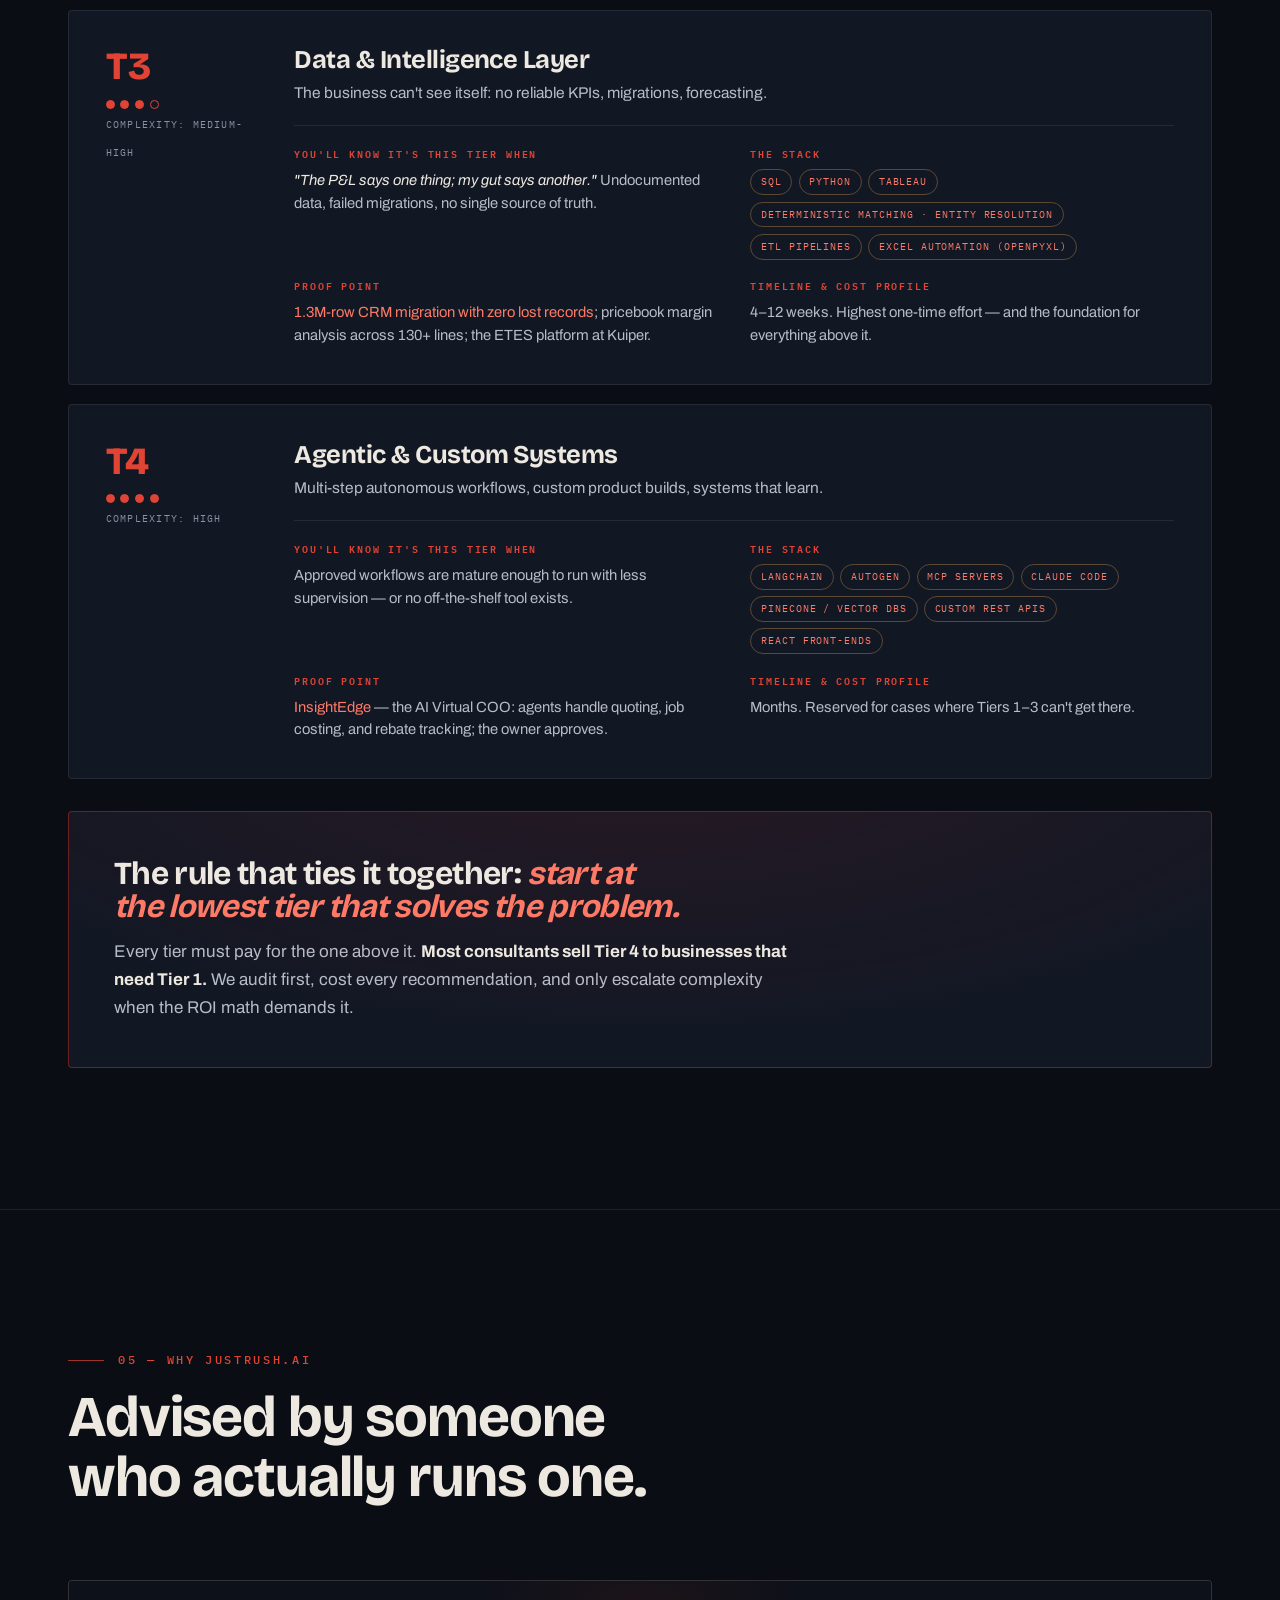
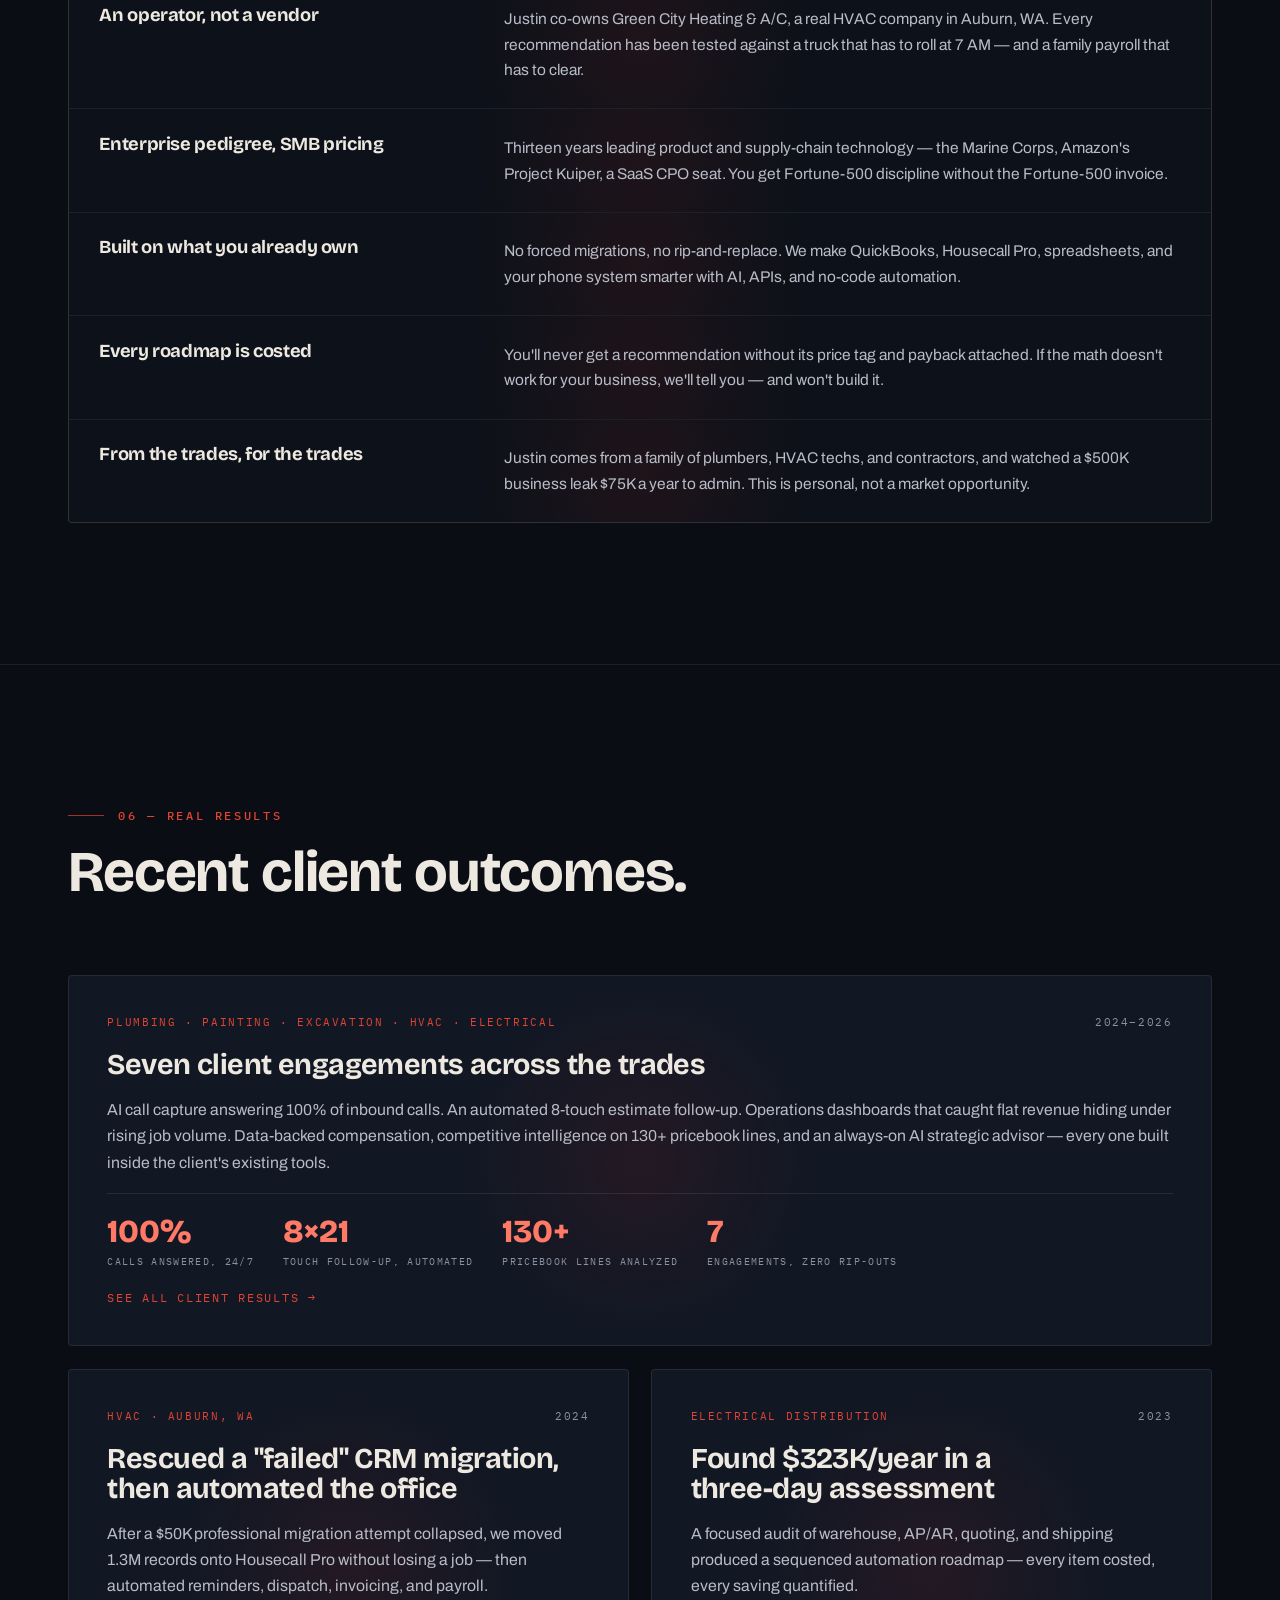
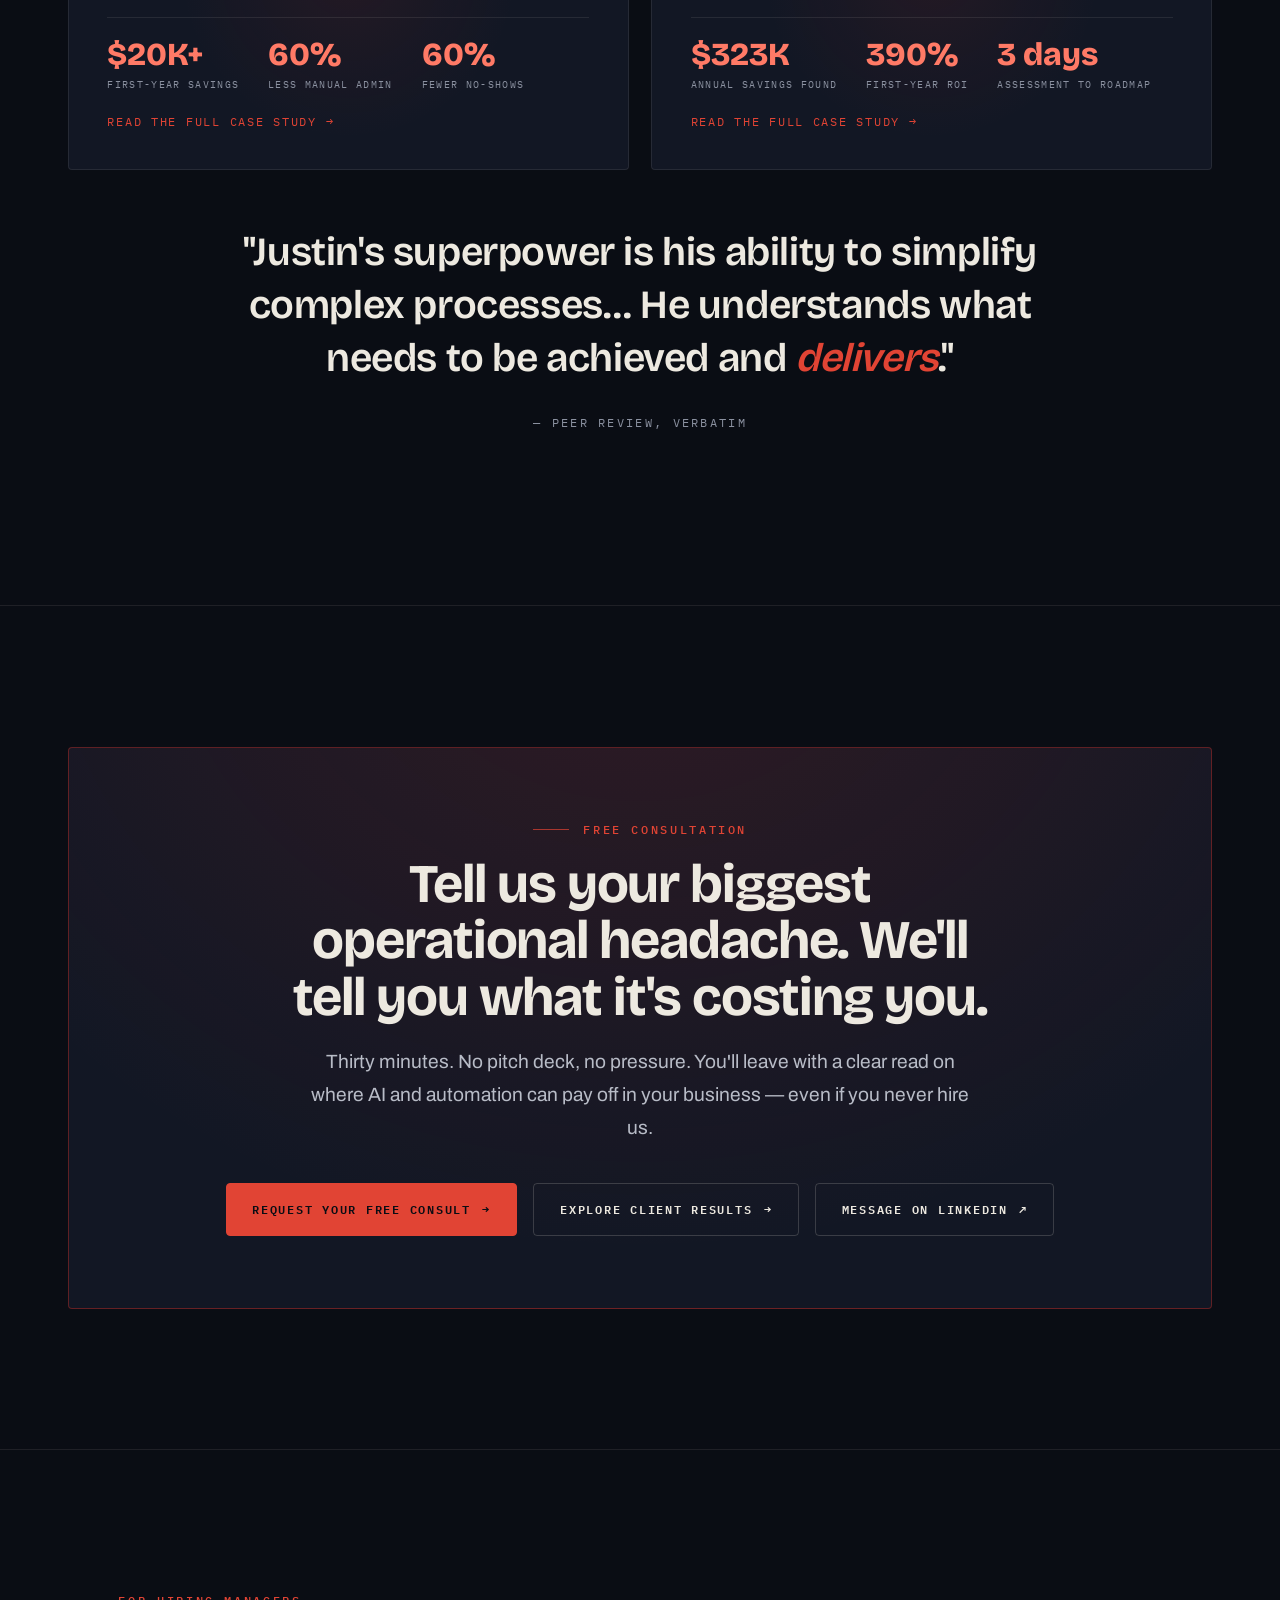
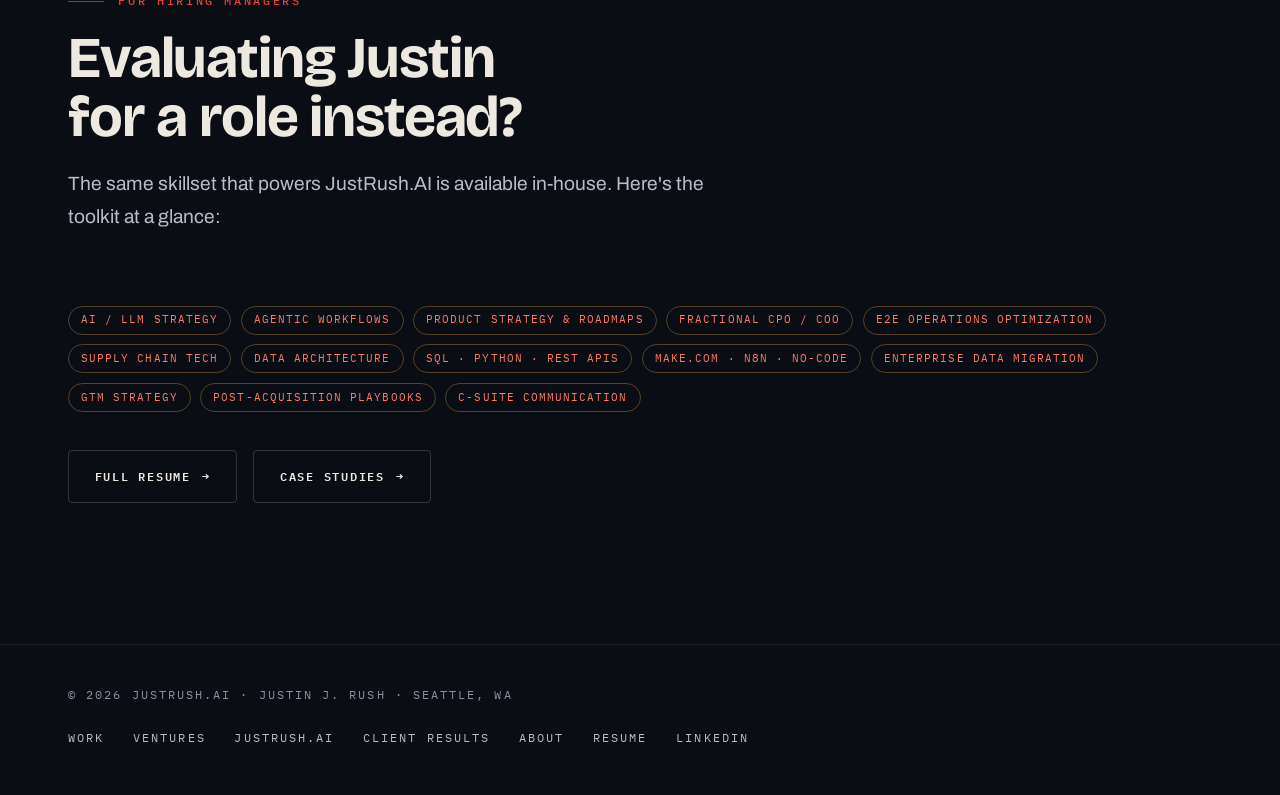
<file: justrush-ai.html>
<!DOCTYPE html>
<html lang="en">
<head>
  <meta charset="UTF-8" />
  <meta name="viewport" content="width=device-width, initial-scale=1.0" />
  <title>JustRush.AI — Pragmatic AI for Small Business</title>
  <meta name="description" content="JustRush.AI democratizes the power of AI for small and medium-sized businesses — AI strategy, operations optimization, intelligent workflows, and fractional CPO/COO leadership. Pragmatic AI solutions for real-world business challenges." />
  <meta property="og:title" content="JustRush.AI — Pragmatic AI for Small Business" />
  <meta property="og:description" content="We partner with founders, operators, and legacy business owners to create scalable systems, smarter decisions, and stronger teams — without breaking the bank or the workflow." />
  <meta property="og:type" content="website" />
  <link rel="preconnect" href="https://fonts.googleapis.com" />
  <link rel="preconnect" href="https://fonts.gstatic.com" crossorigin />
  <link href="https://fonts.googleapis.com/css2?family=Bricolage+Grotesque:opsz,wght@12..96,400;12..96,600;12..96,700;12..96,800&family=Archivo:wght@400;500;600&family=IBM+Plex+Mono:wght@400;500;600&display=swap" rel="stylesheet" />
  <link rel="stylesheet" href="css/style.css?v=20260702b" />
  <link rel="icon" href="assets/JustRushAI.png" />
</head>
<body class="theme-rush">

  <header class="nav">
    <div class="nav-inner">
      <a class="brand" href="index.html">JUSTIN J. RUSH<span class="tick"> ▸</span></a>
      <button class="nav-toggle" aria-expanded="false" aria-controls="nav-links">Menu</button>
      <nav class="nav-links" id="nav-links">
        <a href="index.html">Home</a>
        <div class="nav-item me">
          <a href="about.html">JustRush.Me <span class="caret">▾</span></a>
          <div class="nav-drop">
            <a href="about.html">About</a>
            <a href="work.html">Case Studies</a>
            <a href="ventures.html">Ventures</a>
            <a href="resume.html">Resume</a>
          </div>
        </div>
        <div class="nav-item ai">
          <a href="justrush-ai.html" class="active">JustRush.AI <span class="caret">▾</span></a>
          <div class="nav-drop">
            <a href="justrush-ai.html" class="active">Overview</a>
            <a href="justrush-results.html">Client Results</a>
          </div>
        </div>
        <a href="mailto:justin.jeffrey.rush@gmail.com?subject=JustRush.AI%20Consultation%20Request" class="nav-cta">Free consult</a>
      </nav>
    </div>
  </header>

  <main>
    <!-- ============ HERO ============ -->
    <section class="rush-hero">
      <div class="wrap">
        <img class="logo-mark" src="assets/JustRushAI.png" alt="JustRush.AI logo" width="64" height="64" />
        <p class="kicker">AI Strategy × Business Optimization</p>
        <h1>AI shouldn't be reserved for the <span class="accent">Fortune&nbsp;500.</span></h1>
        <p class="lede">JustRush.AI exists to democratize the power of AI for small and medium-sized businesses. We partner with founders, operators, and legacy business owners to create scalable systems, smarter decisions, and stronger teams — without breaking the bank or the workflow.</p>
        <div class="btn-row">
          <a class="btn" href="mailto:justin.jeffrey.rush@gmail.com?subject=JustRush.AI%20Consultation%20Request&body=Hi%20Justin%2C%0A%0AMy%20business%3A%20%0AMy%20biggest%20operational%20headache%3A%20%0A%0AI%27d%20like%20to%20set%20up%20a%20free%20consultation.">Request a free consultation <span class="arrow">→</span></a>
          <a class="btn ghost" href="justrush-results.html">See client results <span class="arrow">→</span></a>
          <a class="btn ghost" href="#services">What we do</a>
        </div>
      </div>
    </section>

    <!-- ============ PROOF BAND ============ -->
    <section class="stat-band" aria-label="Track record">
      <div class="wrap stat-grid">
        <div class="stat">
          <div class="num">$<span data-count="20">0</span><span class="unit">K+</span></div>
          <div class="label">First-year savings, one HVAC client</div>
        </div>
        <div class="stat">
          <div class="num"><span data-count="390">0</span><span class="unit">%</span></div>
          <div class="label">First-year ROI on a client roadmap</div>
        </div>
        <div class="stat">
          <div class="num"><span data-count="8">0</span><span class="unit">+ hrs</span></div>
          <div class="label">Reclaimed weekly per employee</div>
        </div>
        <div class="stat">
          <div class="num"><span data-count="13">0</span><span class="unit">+ yrs</span></div>
          <div class="label">Enterprise ops &amp; product leadership</div>
        </div>
      </div>
    </section>

    <!-- ============ DOES THIS SOUND FAMILIAR? ============ -->
    <section id="familiar">
      <div class="wrap">
        <div class="section-head reveal">
          <p class="eyebrow">01 — Does This Sound Familiar?</p>
          <h2>You're running a good business. So where is the money slipping?</h2>
          <p class="lede">Your team does great work. But somewhere between the truck rolling and the invoice getting paid, money and time are slipping through the cracks — and you're too busy running the day-to-day to see exactly where. <strong style="color:var(--text)">Sound familiar? Click every one that hits home — your consultation request will be built around them.</strong></p>
        </div>
        <div class="pain-grid">
          <div data-pain="Missed calls going to voicemail — and to competitors" class="pain reveal">
            <p>Your phone rings while your best tech is under a sink or on a roof — and it goes to voicemail. That caller doesn't leave a message. <b>They just call the next guy.</b></p>
            <a class="fix" href="justrush-results.html#call-capture">How we fix it →</a>
          </div>
          <div data-pain="Quotes going out with no follow-up" class="pain reveal" data-delay="1">
            <p>You send out a solid quote, feel good about it, and then… nothing. No follow-up happens because nobody has time, and <b>the job just quietly disappears.</b></p>
            <a class="fix" href="justrush-results.html#estimate-follow-up">How we fix it →</a>
          </div>
          <div data-pain="Google reviews falling through the cracks" class="pain reveal">
            <p>You know you did great work for a customer, but you never got the Google review — because asking for it <b>fell through the cracks like everything else.</b></p>
            <a class="fix" href="justrush-results.html#estimate-follow-up">How we fix it →</a>
          </div>
          <div data-pain="No visibility into profit by job type, tech, or season" class="pain reveal" data-delay="1">
            <p>You can tell revenue is growing, but you have no idea if you're actually making more money on any given job type, tech, or season. <b>The P&amp;L says one thing; your gut says another.</b></p>
            <a class="fix" href="justrush-results.html#ops-intelligence">How we fix it →</a>
          </div>
          <div data-pain="Rebate & incentive programs going unclaimed" class="pain reveal">
            <p>Somewhere out there is a rebate or incentive program that would put real dollars back in your pocket — but <b>who has time to track federal, state, utility, and manufacturer programs</b> on top of running the business?</p>
            <a class="fix" href="ventures.html">How we fix it →</a>
          </div>
          <div data-pain="Payroll & bonus structures held together with spreadsheets" class="pain reveal" data-delay="1">
            <p>Payroll and bonus structures feel like they're held together with spreadsheets and good intentions, and you're never 100% sure they're <b>fair, motivating, or compliant.</b></p>
            <a class="fix" href="justrush-results.html#comp-dashboard">How we fix it →</a>
          </div>
          <div data-pain="Tools that don't talk to each other" class="pain reveal">
            <p>You've got HousecallPro (or ServiceTitan, or Jobber), QuickBooks, Mailchimp, and a dozen spreadsheets — and <b>none of them talk to each other.</b></p>
            <a class="fix" href="work.html#greencity">How we fix it →</a>
          </div>
          <div data-pain="AI hype, but nothing has actually changed" class="pain reveal" data-delay="1">
            <p>Everyone keeps telling you "you need AI." You've poked around with ChatGPT. <b>It hasn't actually changed anything</b> about how your business runs.</p>
            <a class="fix" href="justrush-results.html#ai-assistant">How we fix it →</a>
          </div>
        </div>
        <div class="pain-closer reveal">
          <p>If any of that hit home — you're not alone, and you're not behind. The data backs this up: <strong style="color:var(--text)">only 12% of contractors have actually put AI to work in their operations</strong>, even though two-thirds believe it's coming for their industry in the next few years. The gap isn't willingness. It's having someone who's actually run this playbook inside a business like yours, and can just go do it with you.</p>
          <div class="pain-tally" id="pain-tally" role="status"></div>
          <p class="punch">That's exactly what <em>I do.</em></p>
        </div>
      </div>
    </section>

    <!-- ============ SERVICES ============ -->
    <section class="hairline" id="services">
      <div class="wrap">
        <div class="section-head reveal">
          <p class="eyebrow">02 — What We Do</p>
          <h2>Five ways we make your business run itself.</h2>
        </div>
        <div class="svc-grid">
          <div class="svc-card reveal">
            <span class="idx">SVC.01</span>
            <h3>AI Strategy That Pays For Itself</h3>
            <p>We design AI strategies that align with business outcomes — not hype. Every engagement starts with your P&amp;L, ends with a costed roadmap, and only recommends what returns more than it costs.</p>
            <p class="who">Best for: <b>Owners who know AI matters but not where to start</b></p>
          </div>
          <div class="svc-card reveal" data-delay="1">
            <span class="idx">SVC.02</span>
            <h3>End-to-End Operations Optimization</h3>
            <p>We optimize your operations using AI, no-code, and automation tools — scheduling, dispatch, invoicing, payroll, reminders — layered onto the software you already use, so nothing breaks and nobody re-trains.</p>
            <p class="who">Best for: <b>Teams drowning in manual admin work</b></p>
          </div>
          <div class="svc-card reveal">
            <span class="idx">SVC.03</span>
            <h3>Intelligent Workflows, Everywhere</h3>
            <p>We create intelligent workflows across product, go-to-market, operations, and finance — connecting your CRM, accounting, marketing, and field tools into one system that talks to itself.</p>
            <p class="who">Best for: <b>Businesses running on disconnected tools</b></p>
          </div>
          <div class="svc-card reveal" data-delay="1">
            <span class="idx">SVC.04</span>
            <h3>Fractional CPO / COO</h3>
            <p>We lead cross-functional product and operations strategy as an embedded fractional executive — roadmaps, KPIs, team rituals, and vendor decisions — at a fraction of a full-time hire.</p>
            <p class="who">Best for: <b>Startups &amp; SMBs that need senior leadership, part-time</b></p>
          </div>
          <div class="svc-card reveal">
            <span class="idx">SVC.05</span>
            <h3>Post-Acquisition Value Creation</h3>
            <p>We build playbooks for post-acquisition value creation and scale — modernizing systems, standardizing processes, and protecting the team and customers that made the business worth buying.</p>
            <p class="who">Best for: <b>Buyers, searchers &amp; new owners of legacy businesses</b></p>
          </div>
          <div class="svc-card reveal" data-delay="1" style="display:flex; flex-direction:column; justify-content:center; align-items:flex-start; gap:1rem; border-style:dashed;">
            <h3 style="font-size:1.2rem">Not sure which one you need?</h3>
            <p>That's what the free consultation is for. Thirty minutes, no pitch — you'll leave with at least one thing you can fix this week.</p>
            <a class="btn ghost" href="mailto:justin.jeffrey.rush@gmail.com?subject=JustRush.AI%20Consultation%20Request">Book it <span class="arrow">→</span></a>
          </div>
        </div>
      </div>
    </section>

    <!-- ============ HOW IT WORKS ============ -->
    <section class="hairline">
      <div class="wrap">
        <div class="section-head reveal">
          <p class="eyebrow">03 — How It Works</p>
          <h2>No retainers-forever. No black boxes.</h2>
          <p class="lede">Every engagement follows the same three moves — the same method that produced a 390% first-year ROI roadmap in three days for one client, and a $20K first-year turnaround for another.</p>
        </div>
        <div class="steps">
          <div class="step reveal">
            <h3>Assess</h3>
            <p>A focused deep-dive into your sales cycle, cash flow, and daily operations. We find where hours and dollars are leaking — and put a number on every leak.</p>
            <p class="note">You get: a costed opportunity map</p>
          </div>
          <div class="step reveal" data-delay="1">
            <h3>Build</h3>
            <p>We implement the highest-ROI fixes hands-on: automations, integrations, dashboards, and AI workflows on top of your existing tools. Your team keeps working; things just get easier.</p>
            <p class="note">You get: working systems, not slideware</p>
          </div>
          <div class="step reveal" data-delay="2">
            <h3>Transfer</h3>
            <p>Everything is documented as a playbook your team owns — training included. We measure the results against the original numbers, then get out of your way.</p>
            <p class="note">You get: independence, not dependence</p>
          </div>
        </div>
      </div>
    </section>

    <!-- ============ HOW WE CHOOSE THE STACK ============ -->
    <section class="hairline" id="stack">
      <div class="wrap">
        <div class="section-head reveal">
          <p class="eyebrow">04 — How We Choose the Stack</p>
          <h2>Which tools, when, and why.</h2>
          <p class="lede">Every buyer asks it, so here's the answer in full: we match AI stacks to solution complexity, in four tiers. The right tier is a diagnosis, not a preference.</p>
        </div>
        <div class="tier-stack">

          <div class="tier reveal">
            <div class="tier-badge">
              <span class="lvl">T1</span>
              <span class="meter"><i class="on"></i><i></i><i></i><i></i></span>
              <span class="cx">Complexity: Low</span>
            </div>
            <div class="tier-main">
              <h3>Workflow Automation (No-Code)</h3>
              <p class="cx-desc">Repetitive, rules-based tasks between existing tools.</p>
              <div class="tier-fields">
                <div class="tf">
                  <h5>You'll know it's this tier when</h5>
                  <p><em>"Our tools don't talk to each other."</em> Manual data entry, missed follow-ups, copy-paste between systems.</p>
                </div>
                <div class="tf">
                  <h5>The stack</h5>
                  <div class="chips"><span class="chip">Make.com</span><span class="chip">n8n</span><span class="chip">Zapier</span><span class="chip">Power Automate</span><span class="chip">Google Apps Script</span><span class="chip">Webhooks</span></div>
                </div>
                <div class="tf">
                  <h5>Proof point</h5>
                  <p>Green City estimate follow-up pipeline; automated reminders and dispatch — 60% less manual admin.</p>
                </div>
                <div class="tf">
                  <h5>Timeline &amp; cost profile</h5>
                  <p>Days to 2 weeks. Lowest cost, fastest payback.</p>
                </div>
              </div>
            </div>
          </div>

          <div class="tier reveal">
            <div class="tier-badge">
              <span class="lvl">T2</span>
              <span class="meter"><i class="on"></i><i class="on"></i><i></i><i></i></span>
              <span class="cx">Complexity: Medium</span>
            </div>
            <div class="tier-main">
              <h3>LLM-Powered Workflows</h3>
              <p class="cx-desc">Tasks needing language understanding or generation, with a human approving.</p>
              <div class="tier-fields">
                <div class="tf">
                  <h5>You'll know it's this tier when</h5>
                  <p><em>"We tried ChatGPT and nothing changed."</em> Call handling, drafting, document processing, triage.</p>
                </div>
                <div class="tf">
                  <h5>The stack</h5>
                  <div class="chips"><span class="chip">Claude &amp; OpenAI APIs</span><span class="chip">Prompt pipelines · structured output</span><span class="chip">AI call capture</span><span class="chip">RAG for company knowledge</span></div>
                </div>
                <div class="tf">
                  <h5>Proof point</h5>
                  <p><a href="justrush-results.html#call-capture" style="color:var(--brass-bright)">AI call capture answering 100% of inbound calls, 24/7</a>; always-on AI strategic advisor for a trades client.</p>
                </div>
                <div class="tf">
                  <h5>Timeline &amp; cost profile</h5>
                  <p>2–6 weeks. API costs scale with volume.</p>
                </div>
              </div>
            </div>
          </div>

          <div class="tier reveal">
            <div class="tier-badge">
              <span class="lvl">T3</span>
              <span class="meter"><i class="on"></i><i class="on"></i><i class="on"></i><i></i></span>
              <span class="cx">Complexity: Medium-High</span>
            </div>
            <div class="tier-main">
              <h3>Data &amp; Intelligence Layer</h3>
              <p class="cx-desc">The business can't see itself: no reliable KPIs, migrations, forecasting.</p>
              <div class="tier-fields">
                <div class="tf">
                  <h5>You'll know it's this tier when</h5>
                  <p><em>"The P&amp;L says one thing; my gut says another."</em> Undocumented data, failed migrations, no single source of truth.</p>
                </div>
                <div class="tf">
                  <h5>The stack</h5>
                  <div class="chips"><span class="chip">SQL</span><span class="chip">Python</span><span class="chip">Tableau</span><span class="chip">Deterministic matching · entity resolution</span><span class="chip">ETL pipelines</span><span class="chip">Excel automation (openpyxl)</span></div>
                </div>
                <div class="tf">
                  <h5>Proof point</h5>
                  <p><a href="work.html#greencity" style="color:var(--brass-bright)">1.3M-row CRM migration with zero lost records</a>; pricebook margin analysis across 130+ lines; the ETES platform at Kuiper.</p>
                </div>
                <div class="tf">
                  <h5>Timeline &amp; cost profile</h5>
                  <p>4–12 weeks. Highest one-time effort — and the foundation for everything above it.</p>
                </div>
              </div>
            </div>
          </div>

          <div class="tier reveal">
            <div class="tier-badge">
              <span class="lvl">T4</span>
              <span class="meter"><i class="on"></i><i class="on"></i><i class="on"></i><i class="on"></i></span>
              <span class="cx">Complexity: High</span>
            </div>
            <div class="tier-main">
              <h3>Agentic &amp; Custom Systems</h3>
              <p class="cx-desc">Multi-step autonomous workflows, custom product builds, systems that learn.</p>
              <div class="tier-fields">
                <div class="tf">
                  <h5>You'll know it's this tier when</h5>
                  <p>Approved workflows are mature enough to run with less supervision — or no off-the-shelf tool exists.</p>
                </div>
                <div class="tf">
                  <h5>The stack</h5>
                  <div class="chips"><span class="chip">LangChain</span><span class="chip">AutoGen</span><span class="chip">MCP servers</span><span class="chip">Claude Code</span><span class="chip">Pinecone / vector DBs</span><span class="chip">Custom REST APIs</span><span class="chip">React front-ends</span></div>
                </div>
                <div class="tf">
                  <h5>Proof point</h5>
                  <p><a href="ventures.html" style="color:var(--brass-bright)">InsightEdge</a> — the AI Virtual COO: agents handle quoting, job costing, and rebate tracking; the owner approves.</p>
                </div>
                <div class="tf">
                  <h5>Timeline &amp; cost profile</h5>
                  <p>Months. Reserved for cases where Tiers 1–3 can't get there.</p>
                </div>
              </div>
            </div>
          </div>

        </div>

        <div class="tier-rule reveal">
          <h3>The rule that ties it together: <em>start at the lowest tier that solves the problem.</em></h3>
          <p>Every tier must pay for the one above it. <strong>Most consultants sell Tier 4 to businesses that need Tier 1.</strong> We audit first, cost every recommendation, and only escalate complexity when the ROI math demands it.</p>
        </div>
      </div>
    </section>

    <!-- ============ UVP ============ -->
    <section class="hairline">
      <div class="wrap">
        <div class="section-head reveal">
          <p class="eyebrow">05 — Why JustRush.AI</p>
          <h2>Advised by someone who actually runs one.</h2>
        </div>
        <div class="uvp-list reveal">
          <div class="uvp">
            <h3>An operator, not a vendor</h3>
            <p>Justin co-owns Green City Heating &amp; A/C, a real HVAC company in Auburn, WA. Every recommendation has been tested against a truck that has to roll at 7 AM — and a family payroll that has to clear.</p>
          </div>
          <div class="uvp">
            <h3>Enterprise pedigree, SMB pricing</h3>
            <p>Thirteen years leading product and supply-chain technology — the Marine Corps, Amazon's Project Kuiper, a SaaS CPO seat. You get Fortune-500 discipline without the Fortune-500 invoice.</p>
          </div>
          <div class="uvp">
            <h3>Built on what you already own</h3>
            <p>No forced migrations, no rip-and-replace. We make QuickBooks, Housecall Pro, spreadsheets, and your phone system smarter with AI, APIs, and no-code automation.</p>
          </div>
          <div class="uvp">
            <h3>Every roadmap is costed</h3>
            <p>You'll never get a recommendation without its price tag and payback attached. If the math doesn't work for your business, we'll tell you — and won't build it.</p>
          </div>
          <div class="uvp">
            <h3>From the trades, for the trades</h3>
            <p>Justin comes from a family of plumbers, HVAC techs, and contractors, and watched a $500K business leak $75K a year to admin. This is personal, not a market opportunity.</p>
          </div>
        </div>
      </div>
    </section>

    <!-- ============ RESULTS ============ -->
    <section class="hairline">
      <div class="wrap">
        <div class="section-head reveal">
          <p class="eyebrow">06 — Real Results</p>
          <h2>Recent client outcomes.</h2>
        </div>
        <div class="case-grid">
          <a class="case-card featured reveal" href="justrush-results.html">
            <div class="meta"><span class="ctx">Plumbing · Painting · Excavation · HVAC · Electrical</span><span>2024–2026</span></div>
            <h3>Seven client engagements across the trades</h3>
            <p>AI call capture answering 100% of inbound calls. An automated 8-touch estimate follow-up. Operations dashboards that caught flat revenue hiding under rising job volume. Data-backed compensation, competitive intelligence on 130+ pricebook lines, and an always-on AI strategic advisor — every one built inside the client's existing tools.</p>
            <div class="kpis">
              <div class="kpi"><div class="v">100%</div><div class="k">Calls answered, 24/7</div></div>
              <div class="kpi"><div class="v">8×21</div><div class="k">Touch follow-up, automated</div></div>
              <div class="kpi"><div class="v">130+</div><div class="k">Pricebook lines analyzed</div></div>
              <div class="kpi"><div class="v">7</div><div class="k">Engagements, zero rip-outs</div></div>
            </div>
            <span class="more">See all client results →</span>
          </a>
          <a class="case-card reveal" href="work.html#greencity">
            <div class="meta"><span class="ctx">HVAC · Auburn, WA</span><span>2024</span></div>
            <h3>Rescued a "failed" CRM migration, then automated the office</h3>
            <p>After a $50K professional migration attempt collapsed, we moved 1.3M records onto Housecall Pro without losing a job — then automated reminders, dispatch, invoicing, and payroll.</p>
            <div class="kpis">
              <div class="kpi"><div class="v">$20K+</div><div class="k">First-year savings</div></div>
              <div class="kpi"><div class="v">60%</div><div class="k">Less manual admin</div></div>
              <div class="kpi"><div class="v">60%</div><div class="k">Fewer no-shows</div></div>
            </div>
            <span class="more">Read the full case study →</span>
          </a>
          <a class="case-card reveal" data-delay="1" href="work.html#access">
            <div class="meta"><span class="ctx">Electrical Distribution</span><span>2023</span></div>
            <h3>Found $323K/year in a three-day assessment</h3>
            <p>A focused audit of warehouse, AP/AR, quoting, and shipping produced a sequenced automation roadmap — every item costed, every saving quantified.</p>
            <div class="kpis">
              <div class="kpi"><div class="v">$323K</div><div class="k">Annual savings found</div></div>
              <div class="kpi"><div class="v">390%</div><div class="k">First-year ROI</div></div>
              <div class="kpi"><div class="v">3 days</div><div class="k">Assessment to roadmap</div></div>
            </div>
            <span class="more">Read the full case study →</span>
          </a>
        </div>
        <div class="wrap pullquote reveal" style="padding-top:3.5rem">
          <blockquote>"Justin's superpower is his ability to simplify complex processes… He understands what needs to be achieved and <em>delivers</em>."</blockquote>
          <cite>— Peer review, verbatim</cite>
        </div>
      </div>
    </section>

    <!-- ============ PRIMARY CTA ============ -->
    <section class="hairline">
      <div class="wrap">
        <div class="cta-panel reveal">
          <p class="eyebrow" style="justify-content:center">Free Consultation</p>
          <h2 style="margin-top:1rem">Tell us your biggest operational headache. We'll tell you what it's costing you.</h2>
          <p class="lede">Thirty minutes. No pitch deck, no pressure. You'll leave with a clear read on where AI and automation can pay off in your business — even if you never hire us.</p>
          <div class="btn-row">
            <a class="btn" href="mailto:justin.jeffrey.rush@gmail.com?subject=JustRush.AI%20Consultation%20Request&body=Hi%20Justin%2C%0A%0AMy%20business%3A%20%0AMy%20biggest%20operational%20headache%3A%20%0A%0AI%27d%20like%20to%20set%20up%20a%20free%20consultation.">Request your free consult <span class="arrow">→</span></a>
            <a class="btn ghost" href="justrush-results.html">Explore client results <span class="arrow">→</span></a>
            <a class="btn ghost" href="https://www.linkedin.com/in/justin-rush-j" target="_blank" rel="noopener">Message on LinkedIn <span class="arrow">↗</span></a>
          </div>
        </div>
      </div>
    </section>

    <!-- ============ FOR HIRING MANAGERS ============ -->
    <section class="hairline">
      <div class="wrap">
        <div class="section-head reveal">
          <p class="eyebrow">For Hiring Managers</p>
          <h2>Evaluating Justin for a role instead?</h2>
          <p class="lede">The same skillset that powers JustRush.AI is available in-house. Here's the toolkit at a glance:</p>
        </div>
        <div class="chip-cloud reveal">
          <span class="chip">AI / LLM Strategy</span>
          <span class="chip">Agentic Workflows</span>
          <span class="chip">Product Strategy &amp; Roadmaps</span>
          <span class="chip">Fractional CPO / COO</span>
          <span class="chip">E2E Operations Optimization</span>
          <span class="chip">Supply Chain Tech</span>
          <span class="chip">Data Architecture</span>
          <span class="chip">SQL · Python · REST APIs</span>
          <span class="chip">Make.com · n8n · No-Code</span>
          <span class="chip">Enterprise Data Migration</span>
          <span class="chip">GTM Strategy</span>
          <span class="chip">Post-Acquisition Playbooks</span>
          <span class="chip">C-Suite Communication</span>
        </div>
        <div class="btn-row reveal" style="margin-top:2.4rem">
          <a class="btn ghost" href="resume.html">Full resume <span class="arrow">→</span></a>
          <a class="btn ghost" href="work.html">Case studies <span class="arrow">→</span></a>
        </div>
      </div>
    </section>
  </main>

  <footer>
    <div class="wrap footer-inner">
      <span class="mono-label">© 2026 JustRush.AI · Justin J. Rush · Seattle, WA</span>
      <div class="footer-links mono-label">
        <a href="work.html">Work</a>
        <a href="ventures.html">Ventures</a>
        <a href="justrush-ai.html">JustRush.AI</a>
        <a href="justrush-results.html">Client Results</a>
        <a href="about.html">About</a>
        <a href="resume.html">Resume</a>
        <a href="https://www.linkedin.com/in/justin-rush-j" target="_blank" rel="noopener">LinkedIn</a>
      </div>
    </div>
  </footer>

  <script src="js/main.js?v=20260702b"></script>
</body>
</html>
</file>
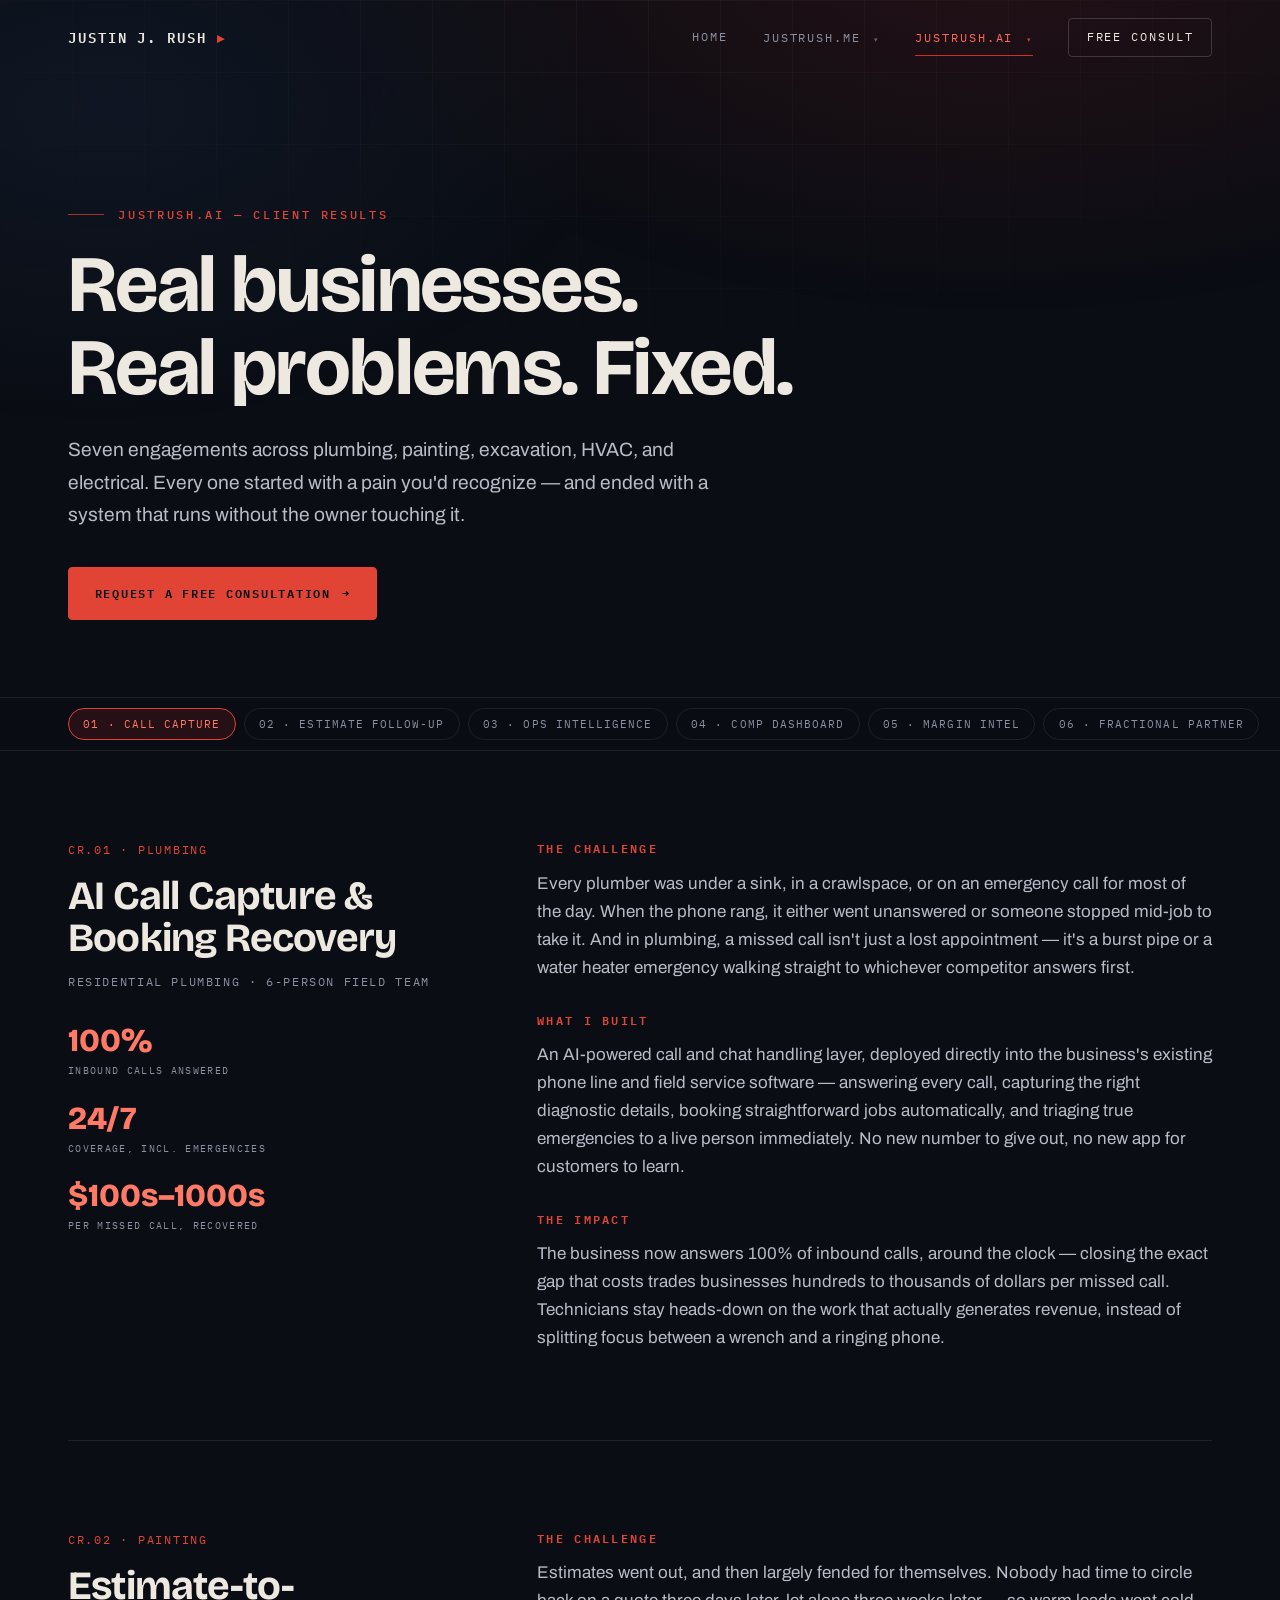
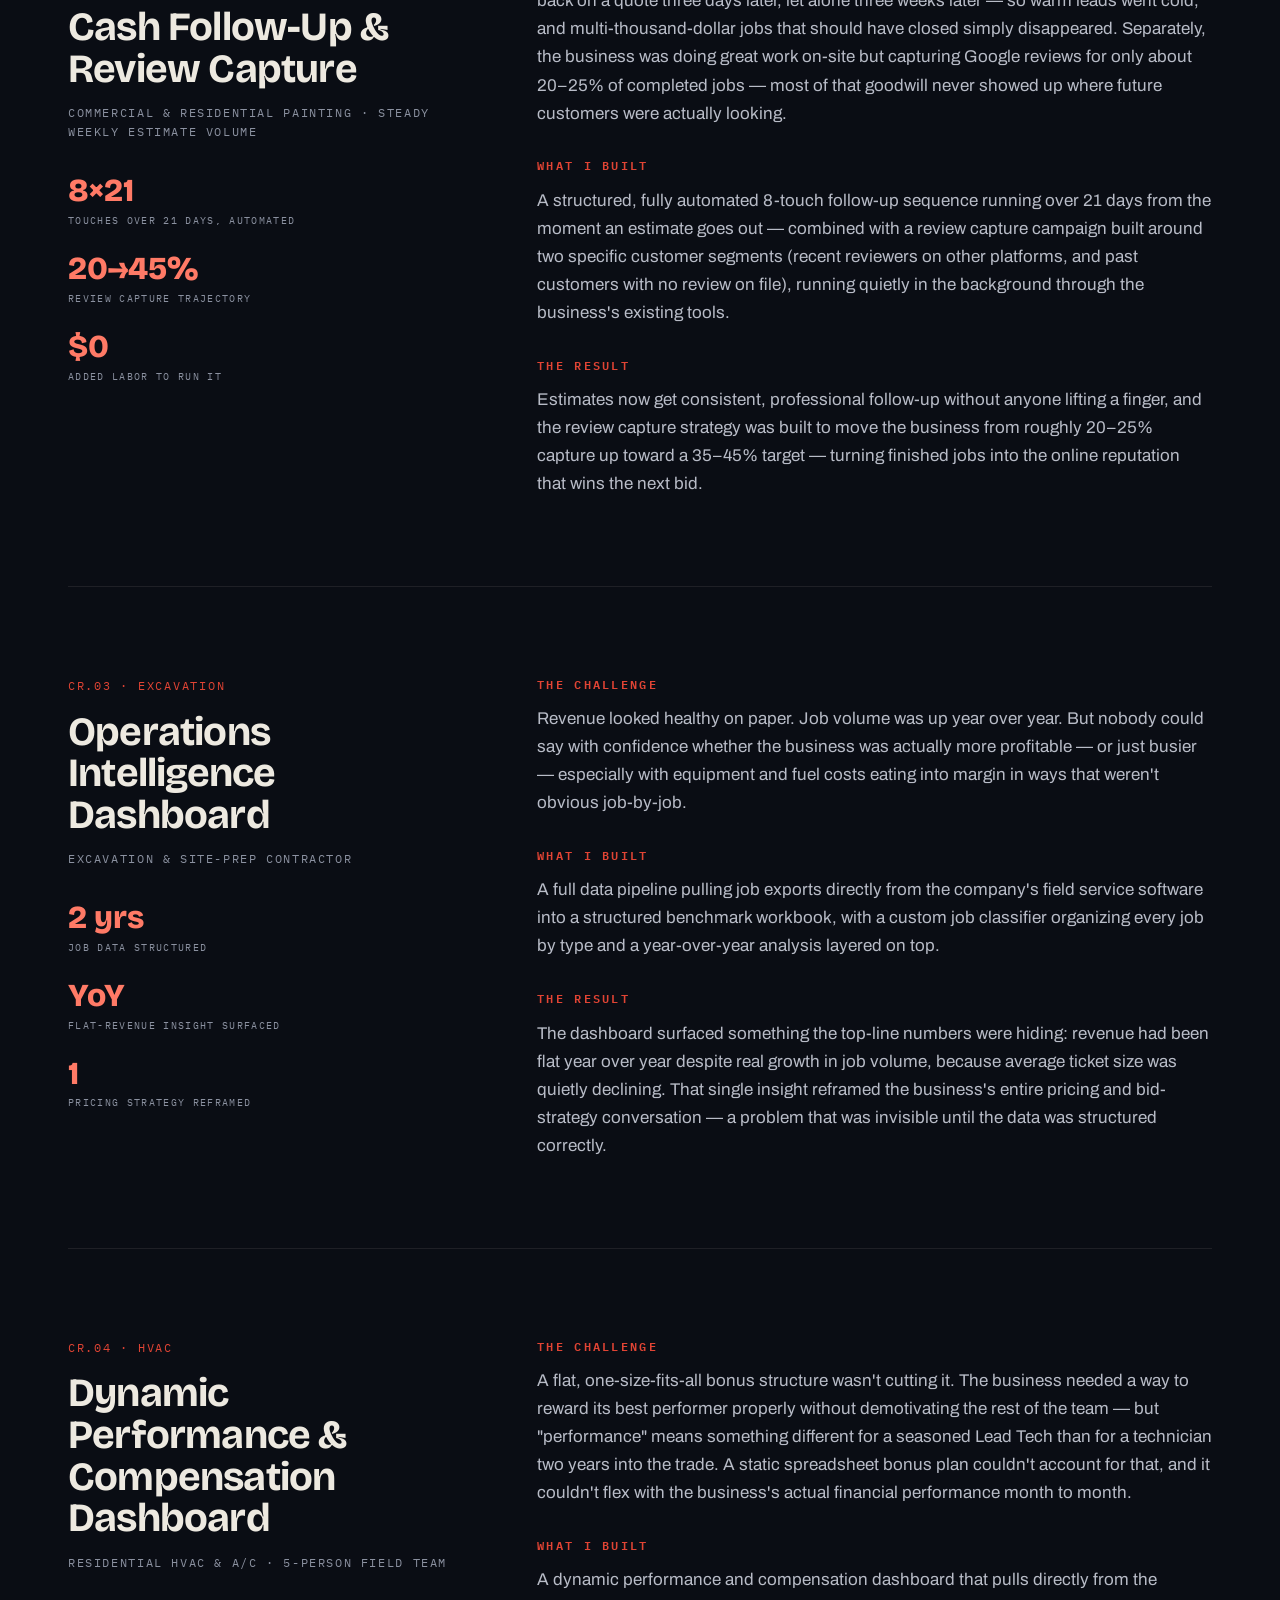
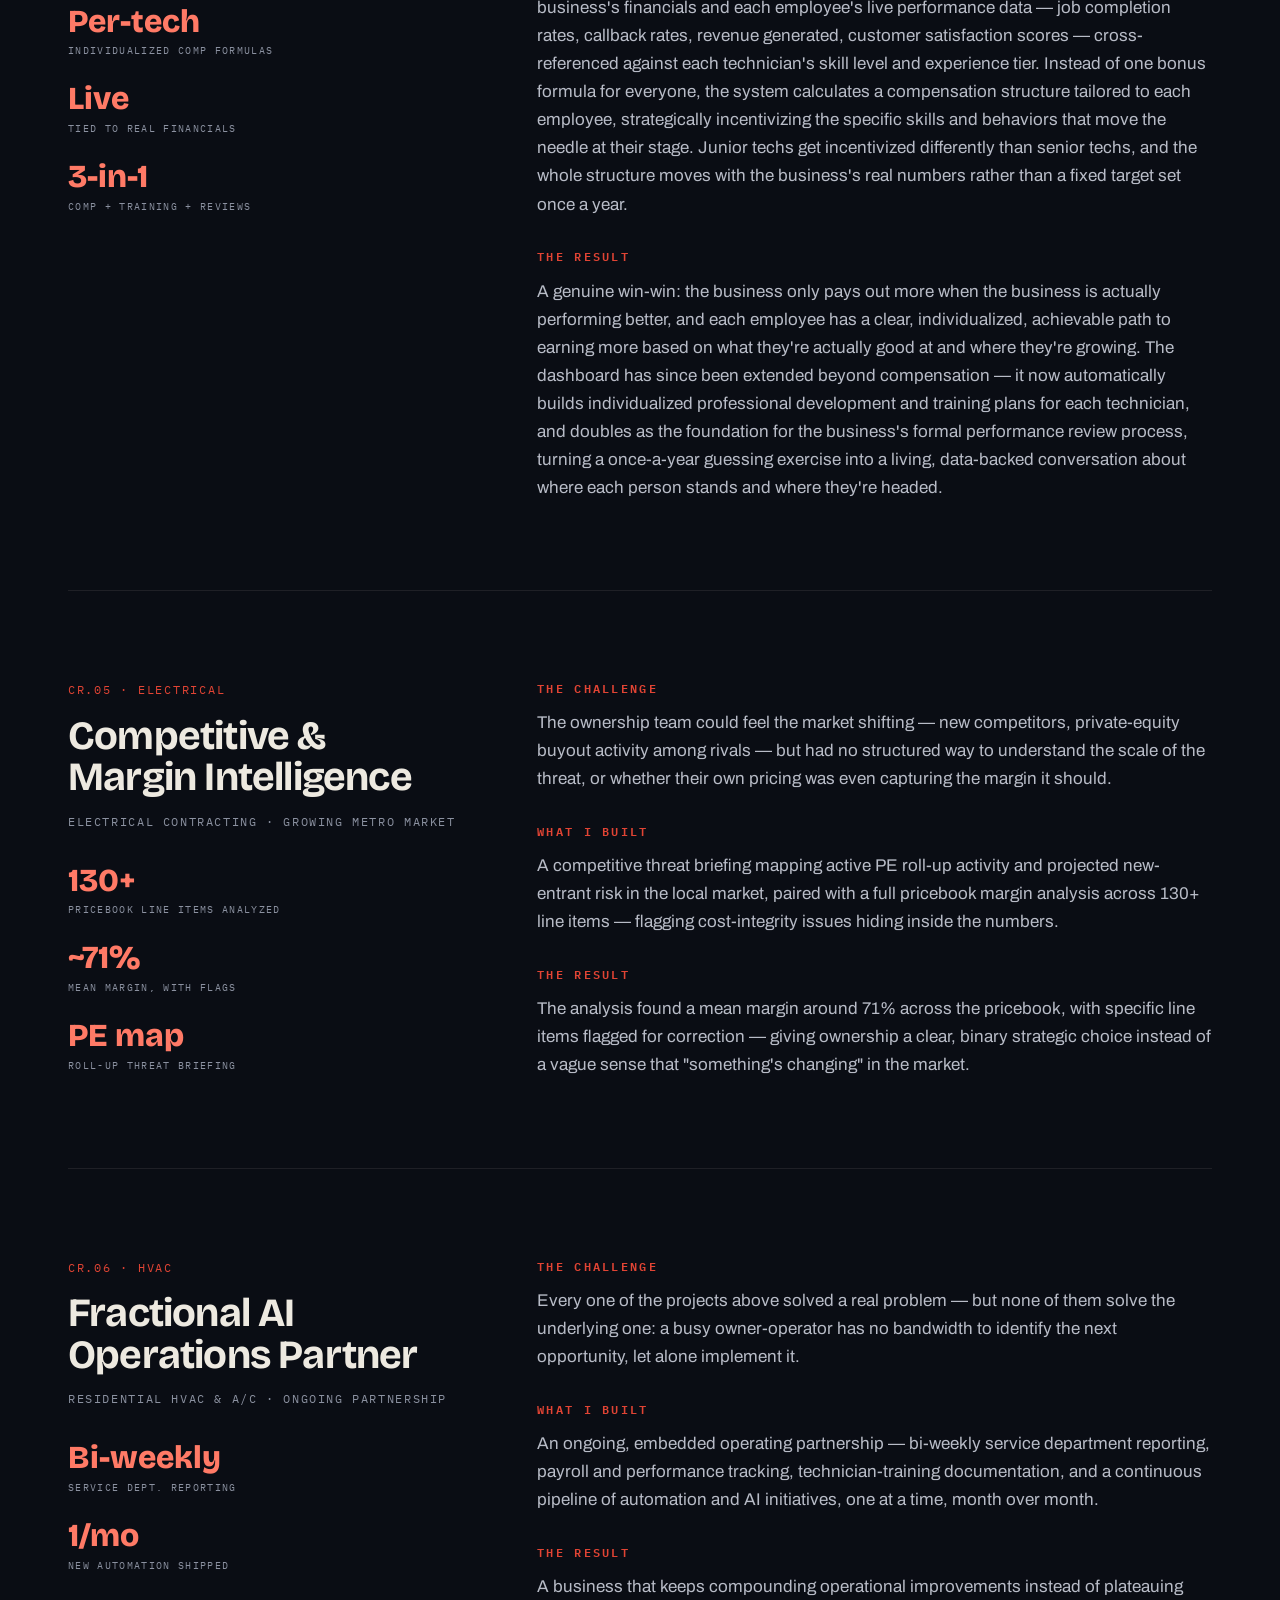
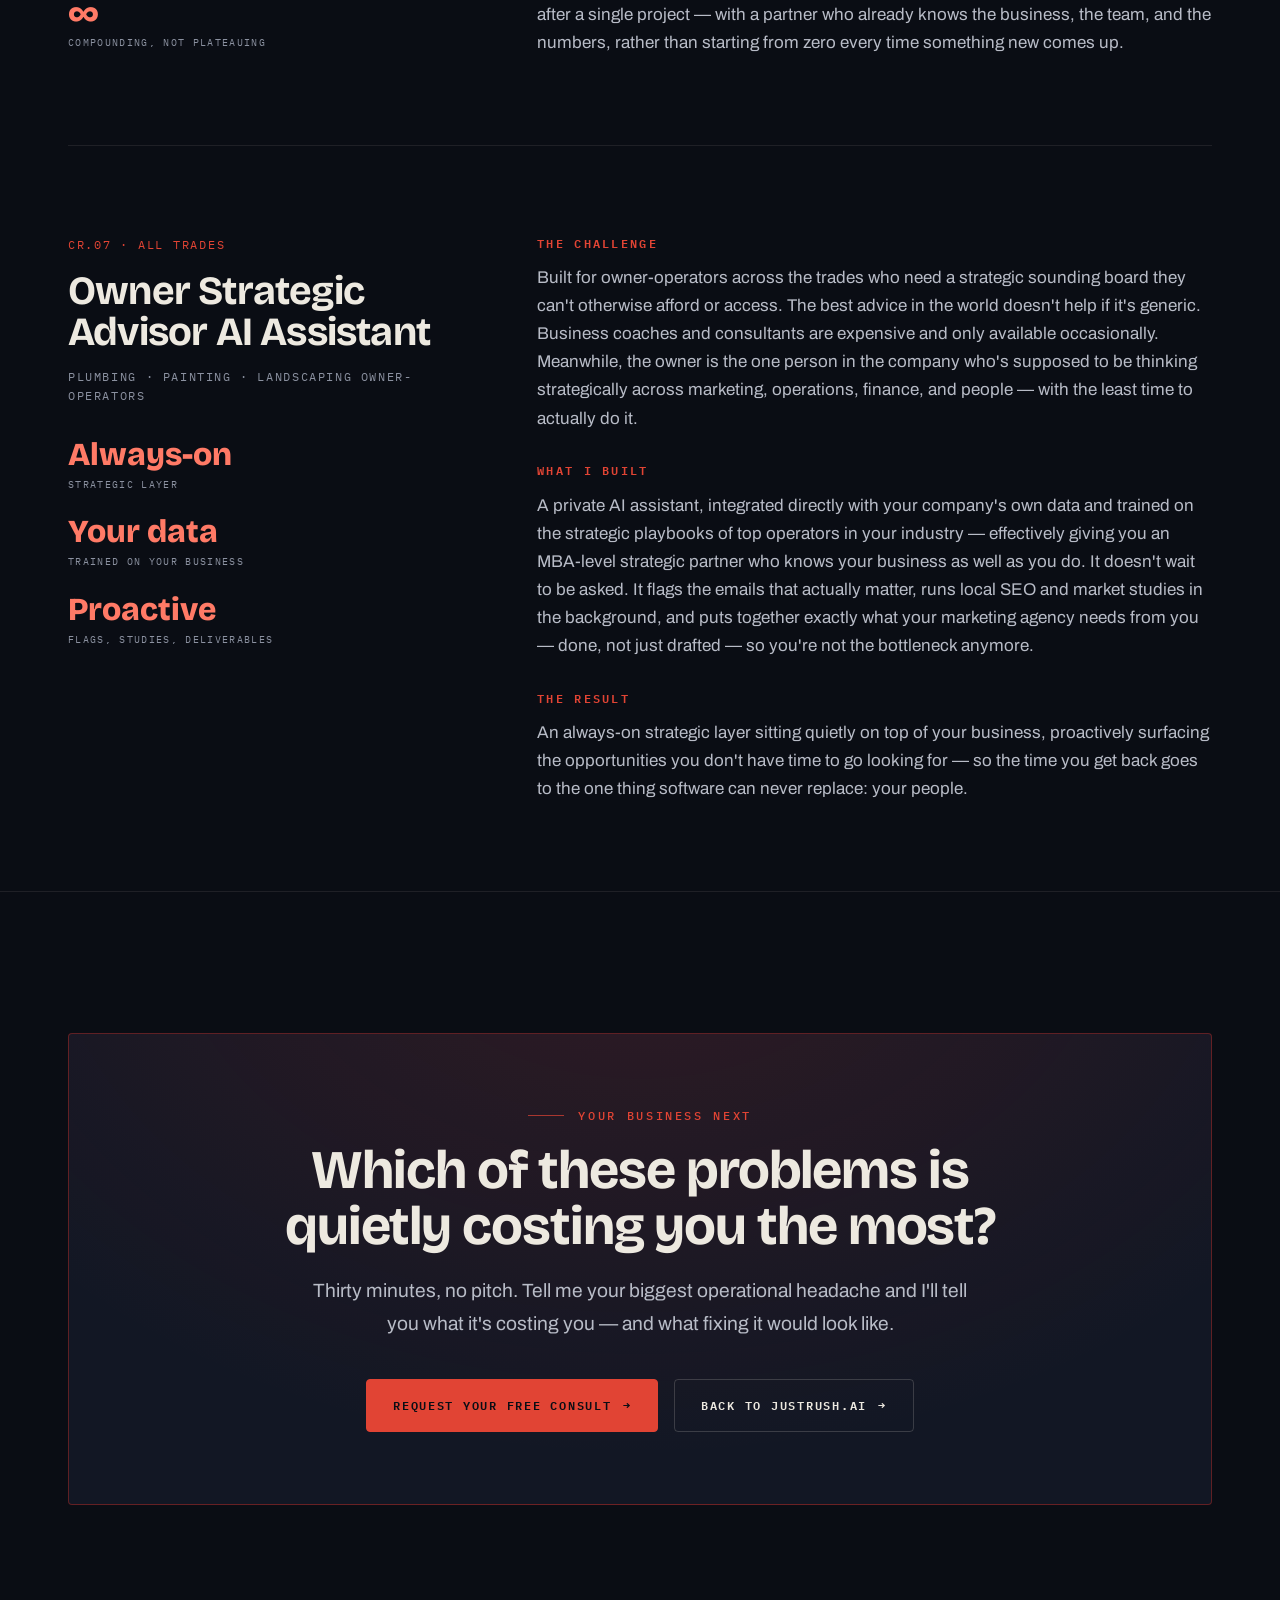
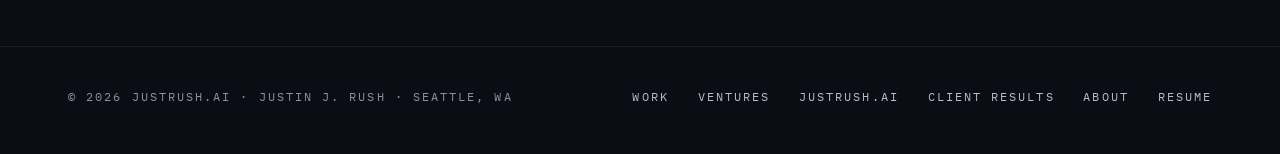
<file: justrush-results.html>
<!DOCTYPE html>
<html lang="en">
<head>
  <meta charset="UTF-8" />
  <meta name="viewport" content="width=device-width, initial-scale=1.0" />
  <title>Client Results — JustRush.AI</title>
  <meta name="description" content="Seven real JustRush.AI client engagements across plumbing, painting, excavation, HVAC, and electrical — AI call capture, estimate follow-up, operations intelligence, compensation dashboards, and fractional AI operations partnership." />
  <meta property="og:title" content="Client Results — JustRush.AI" />
  <meta property="og:description" content="Real AI and automation results for trades businesses: 100% call capture, automated estimate follow-up, data-backed compensation, and more." />
  <meta property="og:type" content="website" />
  <link rel="preconnect" href="https://fonts.googleapis.com" />
  <link rel="preconnect" href="https://fonts.gstatic.com" crossorigin />
  <link href="https://fonts.googleapis.com/css2?family=Bricolage+Grotesque:opsz,wght@12..96,400;12..96,600;12..96,700;12..96,800&family=Archivo:wght@400;500;600&family=IBM+Plex+Mono:wght@400;500;600&display=swap" rel="stylesheet" />
  <link rel="stylesheet" href="css/style.css?v=20260702b" />
  <link rel="icon" href="assets/JustRushAI.png" />
</head>
<body class="theme-rush">

  <header class="nav">
    <div class="nav-inner">
      <a class="brand" href="index.html">JUSTIN J. RUSH<span class="tick"> ▸</span></a>
      <button class="nav-toggle" aria-expanded="false" aria-controls="nav-links">Menu</button>
      <nav class="nav-links" id="nav-links">
        <a href="index.html">Home</a>
        <div class="nav-item me">
          <a href="about.html">JustRush.Me <span class="caret">▾</span></a>
          <div class="nav-drop">
            <a href="about.html">About</a>
            <a href="work.html">Case Studies</a>
            <a href="ventures.html">Ventures</a>
            <a href="resume.html">Resume</a>
          </div>
        </div>
        <div class="nav-item ai">
          <a href="justrush-ai.html" class="active">JustRush.AI <span class="caret">▾</span></a>
          <div class="nav-drop">
            <a href="justrush-ai.html">Overview</a>
            <a href="justrush-results.html" class="active">Client Results</a>
          </div>
        </div>
        <a href="mailto:justin.jeffrey.rush@gmail.com?subject=JustRush.AI%20Consultation%20Request" class="nav-cta">Free consult</a>
      </nav>
    </div>
  </header>

  <main>
    <div class="wrap page-head">
      <p class="eyebrow">JustRush.AI — Client Results</p>
      <h1>Real businesses.<br>Real problems. Fixed.</h1>
      <p class="lede">Seven engagements across plumbing, painting, excavation, HVAC, and electrical. Every one started with a pain you'd recognize — and ended with a system that runs without the owner touching it.</p>
      <div class="btn-row" style="margin-top:2.2rem">
        <a class="btn" href="mailto:justin.jeffrey.rush@gmail.com?subject=JustRush.AI%20Consultation%20Request&body=Hi%20Justin%2C%0A%0AMy%20business%3A%20%0AMy%20biggest%20operational%20headache%3A%20%0A%0AI%27d%20like%20to%20set%20up%20a%20free%20consultation.">Request a free consultation <span class="arrow">→</span></a>
      </div>
    </div>

    <nav class="subnav" aria-label="Jump to case study">
      <div class="wrap">
        <a href="#call-capture">01 · Call Capture</a>
        <a href="#estimate-follow-up">02 · Estimate Follow-Up</a>
        <a href="#ops-intelligence">03 · Ops Intelligence</a>
        <a href="#comp-dashboard">04 · Comp Dashboard</a>
        <a href="#margin-intel">05 · Margin Intel</a>
        <a href="#fractional">06 · Fractional Partner</a>
        <a href="#ai-assistant">07 · AI Assistant</a>
      </div>
    </nav>

    <div class="wrap">

      <!-- ============ 01 CALL CAPTURE ============ -->
      <article class="case-study" id="call-capture">
        <div class="side">
          <span class="num">CR.01 · PLUMBING</span>
          <h3>AI Call Capture &amp; Booking Recovery</h3>
          <p class="org">Residential plumbing · 6-person field team</p>
          <div class="kpis">
            <div class="kpi"><div class="v">100%</div><div class="k">Inbound calls answered</div></div>
            <div class="kpi"><div class="v">24/7</div><div class="k">Coverage, incl. emergencies</div></div>
            <div class="kpi"><div class="v">$100s–1000s</div><div class="k">Per missed call, recovered</div></div>
          </div>
        </div>
        <div>
          <div class="case-block reveal">
            <h4>The Challenge</h4>
            <p>Every plumber was under a sink, in a crawlspace, or on an emergency call for most of the day. When the phone rang, it either went unanswered or someone stopped mid-job to take it. And in plumbing, a missed call isn't just a lost appointment — it's a burst pipe or a water heater emergency walking straight to whichever competitor answers first.</p>
          </div>
          <div class="case-block reveal">
            <h4>What I Built</h4>
            <p>An AI-powered call and chat handling layer, deployed directly into the business's existing phone line and field service software — answering every call, capturing the right diagnostic details, booking straightforward jobs automatically, and triaging true emergencies to a live person immediately. No new number to give out, no new app for customers to learn.</p>
          </div>
          <div class="case-block reveal">
            <h4>The Impact</h4>
            <p>The business now answers 100% of inbound calls, around the clock — closing the exact gap that costs trades businesses hundreds to thousands of dollars per missed call. Technicians stay heads-down on the work that actually generates revenue, instead of splitting focus between a wrench and a ringing phone.</p>
          </div>
        </div>
      </article>

      <!-- ============ 02 ESTIMATE FOLLOW-UP ============ -->
      <article class="case-study" id="estimate-follow-up">
        <div class="side">
          <span class="num">CR.02 · PAINTING</span>
          <h3>Estimate-to-Cash Follow-Up &amp; Review Capture</h3>
          <p class="org">Commercial &amp; residential painting · steady weekly estimate volume</p>
          <div class="kpis">
            <div class="kpi"><div class="v">8×21</div><div class="k">Touches over 21 days, automated</div></div>
            <div class="kpi"><div class="v">20→45%</div><div class="k">Review capture trajectory</div></div>
            <div class="kpi"><div class="v">$0</div><div class="k">Added labor to run it</div></div>
          </div>
        </div>
        <div>
          <div class="case-block reveal">
            <h4>The Challenge</h4>
            <p>Estimates went out, and then largely fended for themselves. Nobody had time to circle back on a quote three days later, let alone three weeks later — so warm leads went cold, and multi-thousand-dollar jobs that should have closed simply disappeared. Separately, the business was doing great work on-site but capturing Google reviews for only about 20–25% of completed jobs — most of that goodwill never showed up where future customers were actually looking.</p>
          </div>
          <div class="case-block reveal">
            <h4>What I Built</h4>
            <p>A structured, fully automated 8-touch follow-up sequence running over 21 days from the moment an estimate goes out — combined with a review capture campaign built around two specific customer segments (recent reviewers on other platforms, and past customers with no review on file), running quietly in the background through the business's existing tools.</p>
          </div>
          <div class="case-block reveal">
            <h4>The Result</h4>
            <p>Estimates now get consistent, professional follow-up without anyone lifting a finger, and the review capture strategy was built to move the business from roughly 20–25% capture up toward a 35–45% target — turning finished jobs into the online reputation that wins the next bid.</p>
          </div>
        </div>
      </article>

      <!-- ============ 03 OPS INTELLIGENCE ============ -->
      <article class="case-study" id="ops-intelligence">
        <div class="side">
          <span class="num">CR.03 · EXCAVATION</span>
          <h3>Operations Intelligence Dashboard</h3>
          <p class="org">Excavation &amp; site-prep contractor</p>
          <div class="kpis">
            <div class="kpi"><div class="v">2 yrs</div><div class="k">Job data structured</div></div>
            <div class="kpi"><div class="v">YoY</div><div class="k">Flat-revenue insight surfaced</div></div>
            <div class="kpi"><div class="v">1</div><div class="k">Pricing strategy reframed</div></div>
          </div>
        </div>
        <div>
          <div class="case-block reveal">
            <h4>The Challenge</h4>
            <p>Revenue looked healthy on paper. Job volume was up year over year. But nobody could say with confidence whether the business was actually more profitable — or just busier — especially with equipment and fuel costs eating into margin in ways that weren't obvious job-by-job.</p>
          </div>
          <div class="case-block reveal">
            <h4>What I Built</h4>
            <p>A full data pipeline pulling job exports directly from the company's field service software into a structured benchmark workbook, with a custom job classifier organizing every job by type and a year-over-year analysis layered on top.</p>
          </div>
          <div class="case-block reveal">
            <h4>The Result</h4>
            <p>The dashboard surfaced something the top-line numbers were hiding: revenue had been flat year over year despite real growth in job volume, because average ticket size was quietly declining. That single insight reframed the business's entire pricing and bid-strategy conversation — a problem that was invisible until the data was structured correctly.</p>
          </div>
        </div>
      </article>

      <!-- ============ 04 COMP DASHBOARD ============ -->
      <article class="case-study" id="comp-dashboard">
        <div class="side">
          <span class="num">CR.04 · HVAC</span>
          <h3>Dynamic Performance &amp; Compensation Dashboard</h3>
          <p class="org">Residential HVAC &amp; A/C · 5-person field team</p>
          <div class="kpis">
            <div class="kpi"><div class="v">Per-tech</div><div class="k">Individualized comp formulas</div></div>
            <div class="kpi"><div class="v">Live</div><div class="k">Tied to real financials</div></div>
            <div class="kpi"><div class="v">3-in-1</div><div class="k">Comp + training + reviews</div></div>
          </div>
        </div>
        <div>
          <div class="case-block reveal">
            <h4>The Challenge</h4>
            <p>A flat, one-size-fits-all bonus structure wasn't cutting it. The business needed a way to reward its best performer properly without demotivating the rest of the team — but "performance" means something different for a seasoned Lead Tech than for a technician two years into the trade. A static spreadsheet bonus plan couldn't account for that, and it couldn't flex with the business's actual financial performance month to month.</p>
          </div>
          <div class="case-block reveal">
            <h4>What I Built</h4>
            <p>A dynamic performance and compensation dashboard that pulls directly from the business's financials and each employee's live performance data — job completion rates, callback rates, revenue generated, customer satisfaction scores — cross-referenced against each technician's skill level and experience tier. Instead of one bonus formula for everyone, the system calculates a compensation structure tailored to each employee, strategically incentivizing the specific skills and behaviors that move the needle at their stage. Junior techs get incentivized differently than senior techs, and the whole structure moves with the business's real numbers rather than a fixed target set once a year.</p>
          </div>
          <div class="case-block reveal">
            <h4>The Result</h4>
            <p>A genuine win-win: the business only pays out more when the business is actually performing better, and each employee has a clear, individualized, achievable path to earning more based on what they're actually good at and where they're growing. The dashboard has since been extended beyond compensation — it now automatically builds individualized professional development and training plans for each technician, and doubles as the foundation for the business's formal performance review process, turning a once-a-year guessing exercise into a living, data-backed conversation about where each person stands and where they're headed.</p>
          </div>
        </div>
      </article>

      <!-- ============ 05 COMPETITIVE INTEL ============ -->
      <article class="case-study" id="margin-intel">
        <div class="side">
          <span class="num">CR.05 · ELECTRICAL</span>
          <h3>Competitive &amp; Margin Intelligence</h3>
          <p class="org">Electrical contracting · growing metro market</p>
          <div class="kpis">
            <div class="kpi"><div class="v">130+</div><div class="k">Pricebook line items analyzed</div></div>
            <div class="kpi"><div class="v">~71%</div><div class="k">Mean margin, with flags</div></div>
            <div class="kpi"><div class="v">PE map</div><div class="k">Roll-up threat briefing</div></div>
          </div>
        </div>
        <div>
          <div class="case-block reveal">
            <h4>The Challenge</h4>
            <p>The ownership team could feel the market shifting — new competitors, private-equity buyout activity among rivals — but had no structured way to understand the scale of the threat, or whether their own pricing was even capturing the margin it should.</p>
          </div>
          <div class="case-block reveal">
            <h4>What I Built</h4>
            <p>A competitive threat briefing mapping active PE roll-up activity and projected new-entrant risk in the local market, paired with a full pricebook margin analysis across 130+ line items — flagging cost-integrity issues hiding inside the numbers.</p>
          </div>
          <div class="case-block reveal">
            <h4>The Result</h4>
            <p>The analysis found a mean margin around 71% across the pricebook, with specific line items flagged for correction — giving ownership a clear, binary strategic choice instead of a vague sense that "something's changing" in the market.</p>
          </div>
        </div>
      </article>

      <!-- ============ 06 FRACTIONAL PARTNER ============ -->
      <article class="case-study" id="fractional">
        <div class="side">
          <span class="num">CR.06 · HVAC</span>
          <h3>Fractional AI Operations Partner</h3>
          <p class="org">Residential HVAC &amp; A/C · ongoing partnership</p>
          <div class="kpis">
            <div class="kpi"><div class="v">Bi-weekly</div><div class="k">Service dept. reporting</div></div>
            <div class="kpi"><div class="v">1/mo</div><div class="k">New automation shipped</div></div>
            <div class="kpi"><div class="v">∞</div><div class="k">Compounding, not plateauing</div></div>
          </div>
        </div>
        <div>
          <div class="case-block reveal">
            <h4>The Challenge</h4>
            <p>Every one of the projects above solved a real problem — but none of them solve the underlying one: a busy owner-operator has no bandwidth to identify the next opportunity, let alone implement it.</p>
          </div>
          <div class="case-block reveal">
            <h4>What I Built</h4>
            <p>An ongoing, embedded operating partnership — bi-weekly service department reporting, payroll and performance tracking, technician-training documentation, and a continuous pipeline of automation and AI initiatives, one at a time, month over month.</p>
          </div>
          <div class="case-block reveal">
            <h4>The Result</h4>
            <p>A business that keeps compounding operational improvements instead of plateauing after a single project — with a partner who already knows the business, the team, and the numbers, rather than starting from zero every time something new comes up.</p>
          </div>
        </div>
      </article>

      <!-- ============ 07 AI ASSISTANT ============ -->
      <article class="case-study" id="ai-assistant">
        <div class="side">
          <span class="num">CR.07 · ALL TRADES</span>
          <h3>Owner Strategic Advisor AI Assistant</h3>
          <p class="org">Plumbing · painting · landscaping owner-operators</p>
          <div class="kpis">
            <div class="kpi"><div class="v">Always-on</div><div class="k">Strategic layer</div></div>
            <div class="kpi"><div class="v">Your data</div><div class="k">Trained on your business</div></div>
            <div class="kpi"><div class="v">Proactive</div><div class="k">Flags, studies, deliverables</div></div>
          </div>
        </div>
        <div>
          <div class="case-block reveal">
            <h4>The Challenge</h4>
            <p>Built for owner-operators across the trades who need a strategic sounding board they can't otherwise afford or access. The best advice in the world doesn't help if it's generic. Business coaches and consultants are expensive and only available occasionally. Meanwhile, the owner is the one person in the company who's supposed to be thinking strategically across marketing, operations, finance, and people — with the least time to actually do it.</p>
          </div>
          <div class="case-block reveal">
            <h4>What I Built</h4>
            <p>A private AI assistant, integrated directly with your company's own data and trained on the strategic playbooks of top operators in your industry — effectively giving you an MBA-level strategic partner who knows your business as well as you do. It doesn't wait to be asked. It flags the emails that actually matter, runs local SEO and market studies in the background, and puts together exactly what your marketing agency needs from you — done, not just drafted — so you're not the bottleneck anymore.</p>
          </div>
          <div class="case-block reveal">
            <h4>The Result</h4>
            <p>An always-on strategic layer sitting quietly on top of your business, proactively surfacing the opportunities you don't have time to go looking for — so the time you get back goes to the one thing software can never replace: your people.</p>
          </div>
        </div>
      </article>

    </div>

    <!-- ============ CTA ============ -->
    <section class="hairline">
      <div class="wrap">
        <div class="cta-panel reveal">
          <p class="eyebrow" style="justify-content:center">Your Business Next</p>
          <h2 style="margin-top:1rem">Which of these problems is quietly costing you the most?</h2>
          <p class="lede">Thirty minutes, no pitch. Tell me your biggest operational headache and I'll tell you what it's costing you — and what fixing it would look like.</p>
          <div class="btn-row">
            <a class="btn" href="mailto:justin.jeffrey.rush@gmail.com?subject=JustRush.AI%20Consultation%20Request&body=Hi%20Justin%2C%0A%0AMy%20business%3A%20%0AMy%20biggest%20operational%20headache%3A%20%0A%0AI%27d%20like%20to%20set%20up%20a%20free%20consultation.">Request your free consult <span class="arrow">→</span></a>
            <a class="btn ghost" href="justrush-ai.html">Back to JustRush.AI <span class="arrow">→</span></a>
          </div>
        </div>
      </div>
    </section>
  </main>

  <footer>
    <div class="wrap footer-inner">
      <span class="mono-label">© 2026 JustRush.AI · Justin J. Rush · Seattle, WA</span>
      <div class="footer-links mono-label">
        <a href="work.html">Work</a>
        <a href="ventures.html">Ventures</a>
        <a href="justrush-ai.html">JustRush.AI</a>
        <a href="justrush-results.html">Client Results</a>
        <a href="about.html">About</a>
        <a href="resume.html">Resume</a>
      </div>
    </div>
  </footer>

  <script src="js/main.js?v=20260702b"></script>
</body>
</html>
</file>
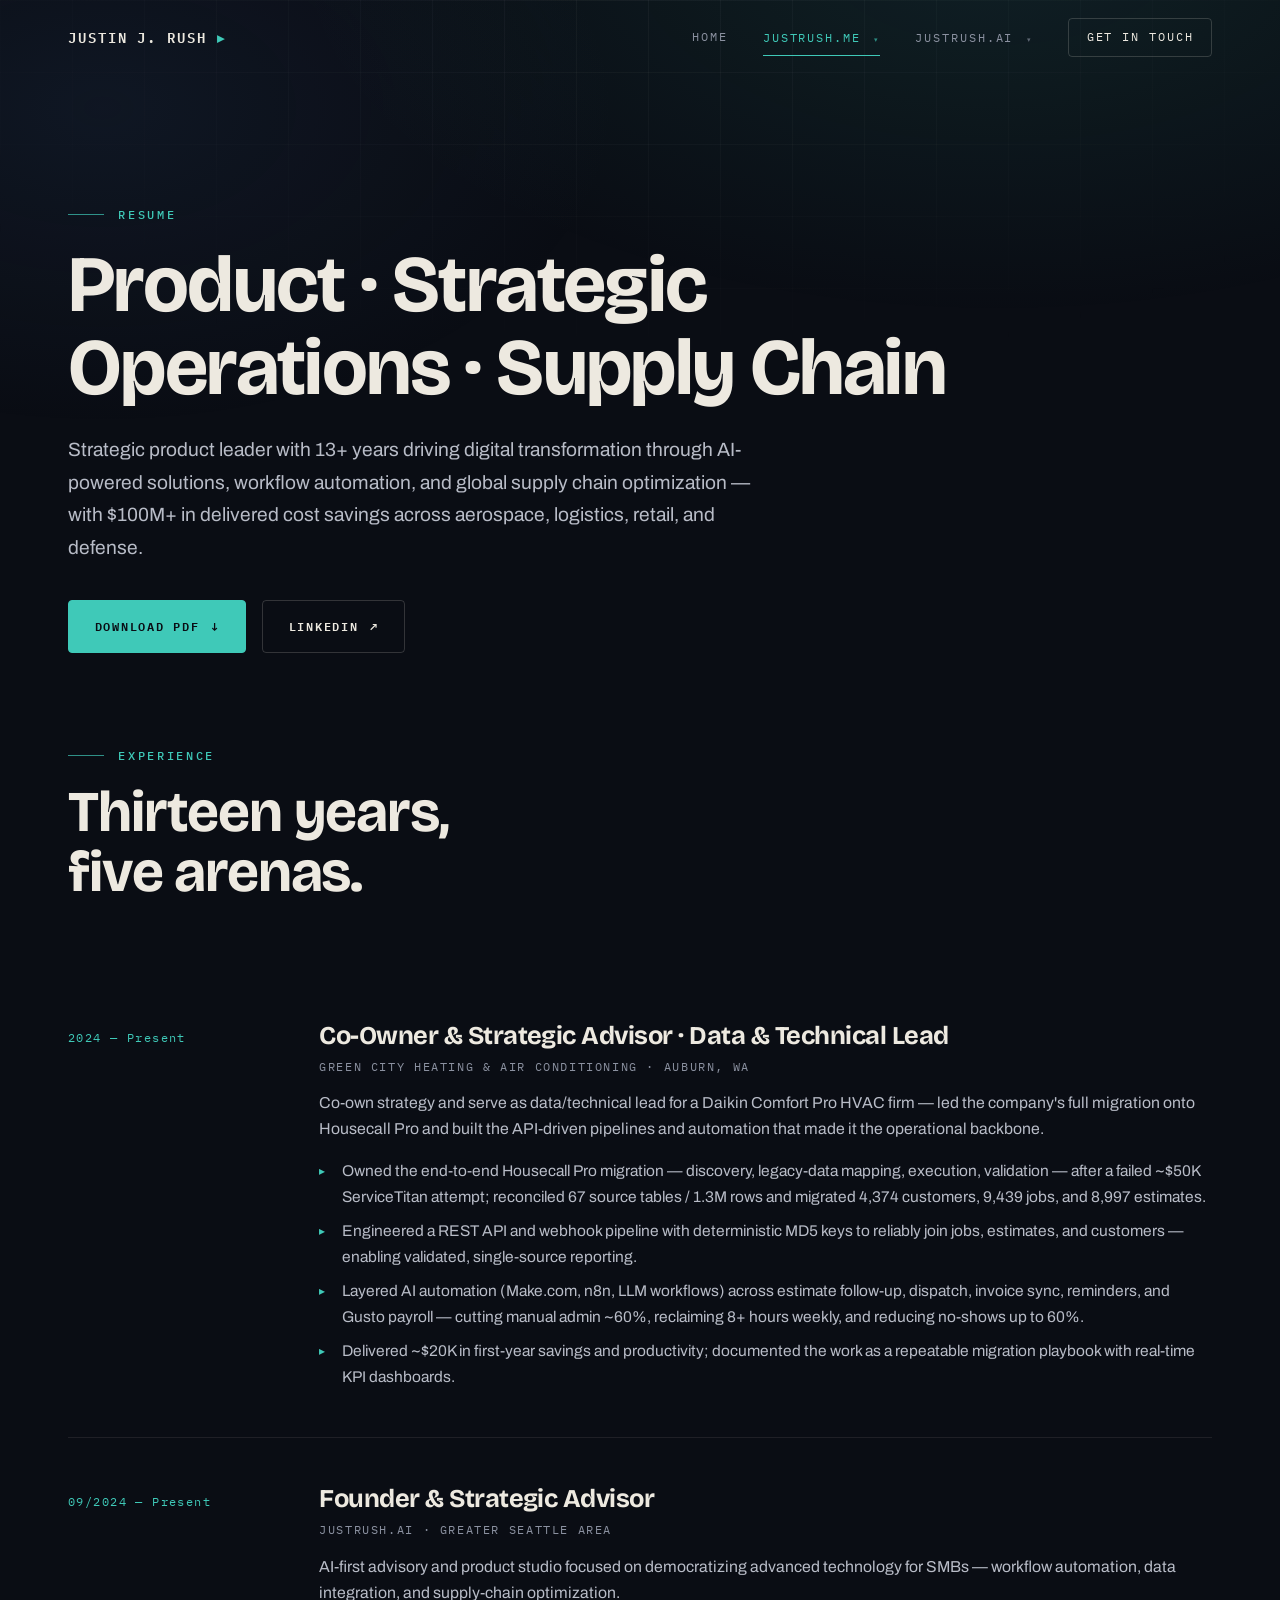
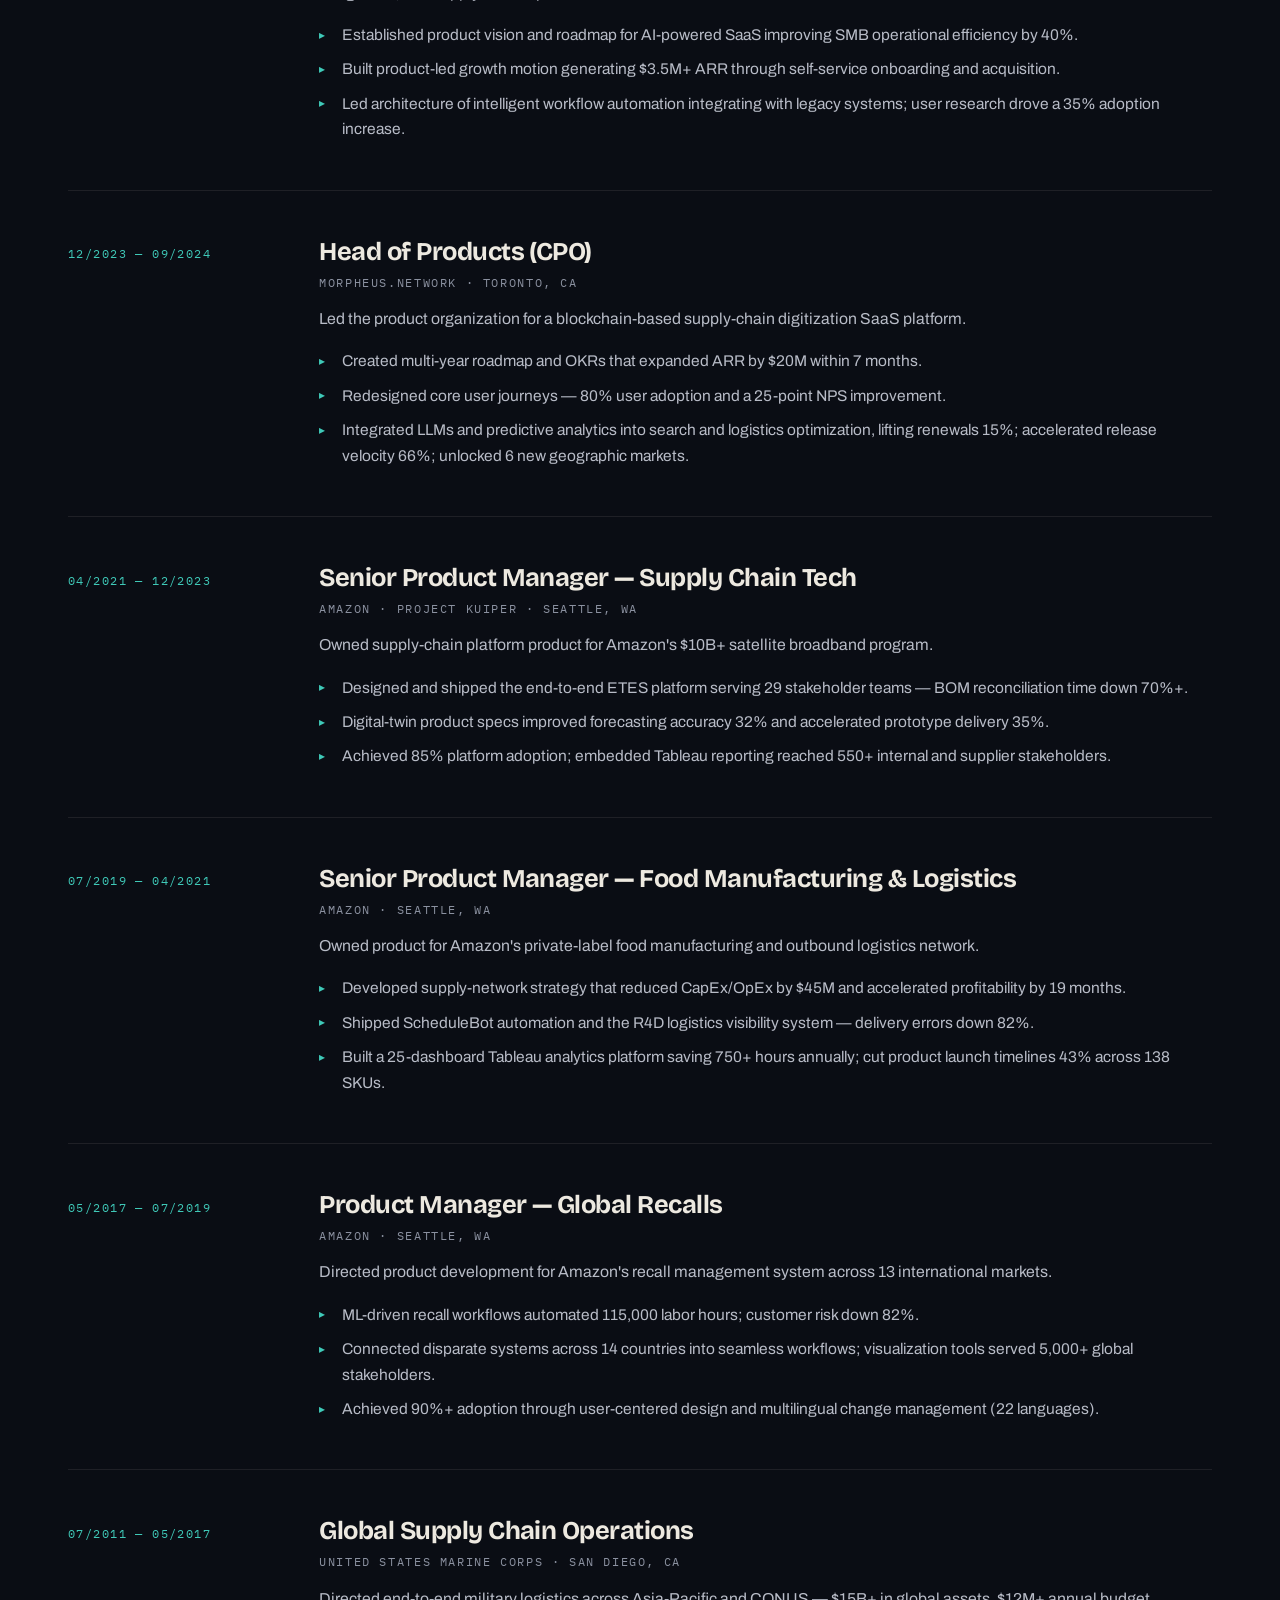
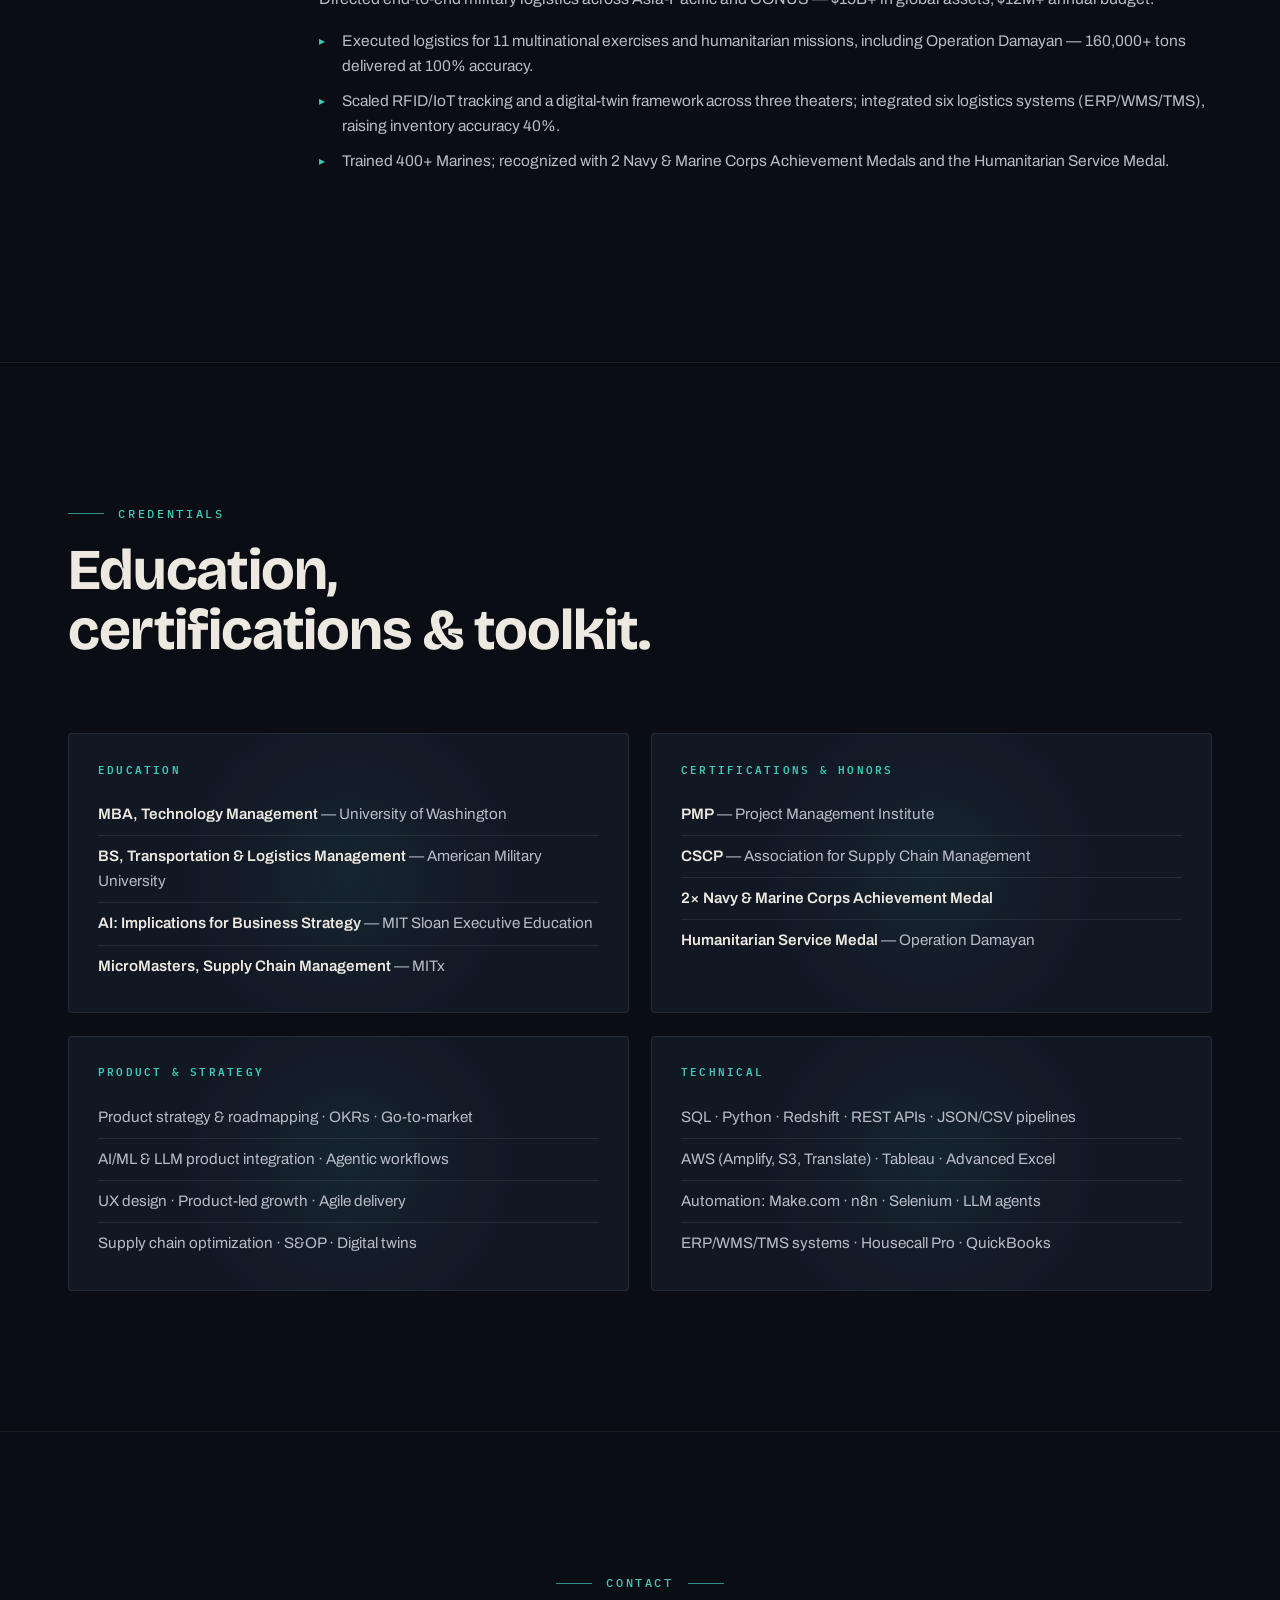
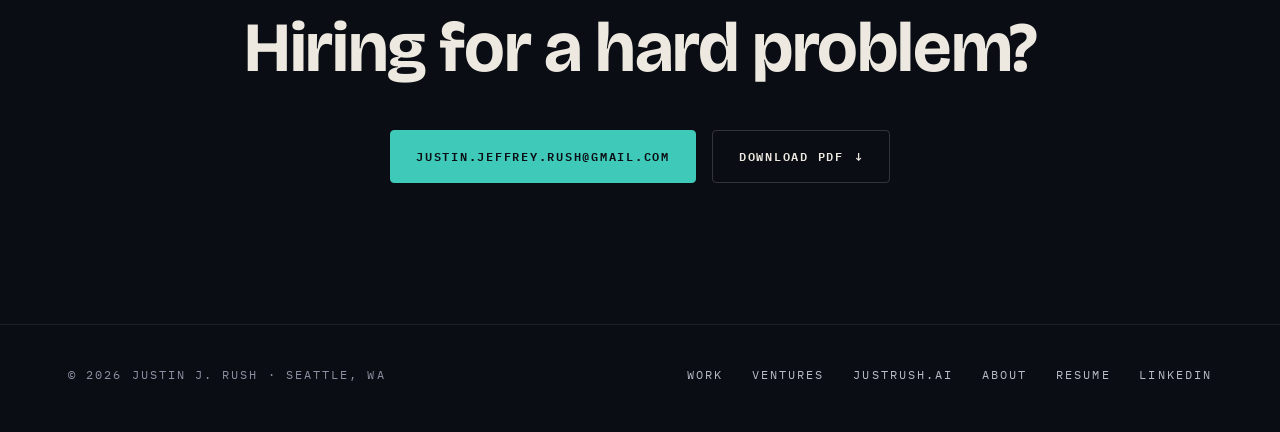
<file: resume.html>
<!DOCTYPE html>
<html lang="en">
<head>
  <meta charset="UTF-8" />
  <meta name="viewport" content="width=device-width, initial-scale=1.0" />
  <title>Resume — Justin J. Rush</title>
  <meta name="description" content="Justin J. Rush — strategic product leader. 13+ years across the Marine Corps, Amazon, Morpheus.Network, and founder roles. MBA (UW), PMP, CSCP, MIT Supply Chain MicroMasters." />
  <link rel="preconnect" href="https://fonts.googleapis.com" />
  <link rel="preconnect" href="https://fonts.gstatic.com" crossorigin />
  <link href="https://fonts.googleapis.com/css2?family=Bricolage+Grotesque:opsz,wght@12..96,400;12..96,600;12..96,700;12..96,800&family=Archivo:wght@400;500;600&family=IBM+Plex+Mono:wght@400;500;600&display=swap" rel="stylesheet" />
  <link rel="stylesheet" href="css/style.css?v=20260702b" />
  <link rel="icon" href="data:image/svg+xml,<svg xmlns='http://www.w3.org/2000/svg' viewBox='0 0 100 100'><text y='0.9em' font-size='90' fill='%233fc9b8'>▸</text></svg>" />
</head>
<body class="theme-me">

  <header class="nav">
    <div class="nav-inner">
      <a class="brand" href="index.html">JUSTIN J. RUSH<span class="tick"> ▸</span></a>
      <button class="nav-toggle" aria-expanded="false" aria-controls="nav-links">Menu</button>
      <nav class="nav-links" id="nav-links">
        <a href="index.html">Home</a>
        <div class="nav-item me">
          <a href="about.html" class="active">JustRush.Me <span class="caret">▾</span></a>
          <div class="nav-drop">
            <a href="about.html">About</a>
            <a href="work.html">Case Studies</a>
            <a href="ventures.html">Ventures</a>
            <a href="resume.html" class="active">Resume</a>
          </div>
        </div>
        <div class="nav-item ai">
          <a href="justrush-ai.html">JustRush.AI <span class="caret">▾</span></a>
          <div class="nav-drop">
            <a href="justrush-ai.html">Overview</a>
            <a href="justrush-results.html">Client Results</a>
          </div>
        </div>
        <a href="mailto:justin.jeffrey.rush@gmail.com" class="nav-cta">Get in touch</a>
      </nav>
    </div>
  </header>

  <main>
    <div class="wrap page-head">
      <p class="eyebrow">Resume</p>
      <h1>Product · Strategic Operations · Supply Chain</h1>
      <p class="lede">Strategic product leader with 13+ years driving digital transformation through AI-powered solutions, workflow automation, and global supply chain optimization — with $100M+ in delivered cost savings across aerospace, logistics, retail, and defense.</p>
      <div class="btn-row" style="margin-top:2.2rem">
        <a class="btn" href="assets/Justin_Rush_Resume.pdf" download>Download PDF <span class="arrow">↓</span></a>
        <a class="btn ghost" href="https://www.linkedin.com/in/justin-rush-j" target="_blank" rel="noopener">LinkedIn <span class="arrow">↗</span></a>
      </div>
    </div>

    <!-- ============ EXPERIENCE ============ -->
    <section style="padding-top:1rem">
      <div class="wrap">
        <div class="section-head reveal">
          <p class="eyebrow">Experience</p>
          <h2>Thirteen years, five arenas.</h2>
        </div>

        <article class="resume-role reveal">
          <div class="when">2024 — Present</div>
          <div>
            <h3>Co-Owner &amp; Strategic Advisor · Data &amp; Technical Lead</h3>
            <p class="org">Green City Heating &amp; Air Conditioning · Auburn, WA</p>
            <p class="summary">Co-own strategy and serve as data/technical lead for a Daikin Comfort Pro HVAC firm — led the company's full migration onto Housecall Pro and built the API-driven pipelines and automation that made it the operational backbone.</p>
            <ul>
              <li>Owned the end-to-end Housecall Pro migration — discovery, legacy-data mapping, execution, validation — after a failed ~$50K ServiceTitan attempt; reconciled 67 source tables / 1.3M rows and migrated 4,374 customers, 9,439 jobs, and 8,997 estimates.</li>
              <li>Engineered a REST API and webhook pipeline with deterministic MD5 keys to reliably join jobs, estimates, and customers — enabling validated, single-source reporting.</li>
              <li>Layered AI automation (Make.com, n8n, LLM workflows) across estimate follow-up, dispatch, invoice sync, reminders, and Gusto payroll — cutting manual admin ~60%, reclaiming 8+ hours weekly, and reducing no-shows up to 60%.</li>
              <li>Delivered ~$20K in first-year savings and productivity; documented the work as a repeatable migration playbook with real-time KPI dashboards.</li>
            </ul>
          </div>
        </article>

        <article class="resume-role reveal">
          <div class="when">09/2024 — Present</div>
          <div>
            <h3>Founder &amp; Strategic Advisor</h3>
            <p class="org">JustRush.AI · Greater Seattle Area</p>
            <p class="summary">AI-first advisory and product studio focused on democratizing advanced technology for SMBs — workflow automation, data integration, and supply-chain optimization.</p>
            <ul>
              <li>Established product vision and roadmap for AI-powered SaaS improving SMB operational efficiency by 40%.</li>
              <li>Built product-led growth motion generating $3.5M+ ARR through self-service onboarding and acquisition.</li>
              <li>Led architecture of intelligent workflow automation integrating with legacy systems; user research drove a 35% adoption increase.</li>
            </ul>
          </div>
        </article>

        <article class="resume-role reveal">
          <div class="when">12/2023 — 09/2024</div>
          <div>
            <h3>Head of Products (CPO)</h3>
            <p class="org">Morpheus.Network · Toronto, CA</p>
            <p class="summary">Led the product organization for a blockchain-based supply-chain digitization SaaS platform.</p>
            <ul>
              <li>Created multi-year roadmap and OKRs that expanded ARR by $20M within 7 months.</li>
              <li>Redesigned core user journeys — 80% user adoption and a 25-point NPS improvement.</li>
              <li>Integrated LLMs and predictive analytics into search and logistics optimization, lifting renewals 15%; accelerated release velocity 66%; unlocked 6 new geographic markets.</li>
            </ul>
          </div>
        </article>

        <article class="resume-role reveal">
          <div class="when">04/2021 — 12/2023</div>
          <div>
            <h3>Senior Product Manager — Supply Chain Tech</h3>
            <p class="org">Amazon · Project Kuiper · Seattle, WA</p>
            <p class="summary">Owned supply-chain platform product for Amazon's $10B+ satellite broadband program.</p>
            <ul>
              <li>Designed and shipped the end-to-end ETES platform serving 29 stakeholder teams — BOM reconciliation time down 70%+.</li>
              <li>Digital-twin product specs improved forecasting accuracy 32% and accelerated prototype delivery 35%.</li>
              <li>Achieved 85% platform adoption; embedded Tableau reporting reached 550+ internal and supplier stakeholders.</li>
            </ul>
          </div>
        </article>

        <article class="resume-role reveal">
          <div class="when">07/2019 — 04/2021</div>
          <div>
            <h3>Senior Product Manager — Food Manufacturing &amp; Logistics</h3>
            <p class="org">Amazon · Seattle, WA</p>
            <p class="summary">Owned product for Amazon's private-label food manufacturing and outbound logistics network.</p>
            <ul>
              <li>Developed supply-network strategy that reduced CapEx/OpEx by $45M and accelerated profitability by 19 months.</li>
              <li>Shipped ScheduleBot automation and the R4D logistics visibility system — delivery errors down 82%.</li>
              <li>Built a 25-dashboard Tableau analytics platform saving 750+ hours annually; cut product launch timelines 43% across 138 SKUs.</li>
            </ul>
          </div>
        </article>

        <article class="resume-role reveal">
          <div class="when">05/2017 — 07/2019</div>
          <div>
            <h3>Product Manager — Global Recalls</h3>
            <p class="org">Amazon · Seattle, WA</p>
            <p class="summary">Directed product development for Amazon's recall management system across 13 international markets.</p>
            <ul>
              <li>ML-driven recall workflows automated 115,000 labor hours; customer risk down 82%.</li>
              <li>Connected disparate systems across 14 countries into seamless workflows; visualization tools served 5,000+ global stakeholders.</li>
              <li>Achieved 90%+ adoption through user-centered design and multilingual change management (22 languages).</li>
            </ul>
          </div>
        </article>

        <article class="resume-role reveal">
          <div class="when">07/2011 — 05/2017</div>
          <div>
            <h3>Global Supply Chain Operations</h3>
            <p class="org">United States Marine Corps · San Diego, CA</p>
            <p class="summary">Directed end-to-end military logistics across Asia-Pacific and CONUS — $15B+ in global assets, $12M+ annual budget.</p>
            <ul>
              <li>Executed logistics for 11 multinational exercises and humanitarian missions, including Operation Damayan — 160,000+ tons delivered at 100% accuracy.</li>
              <li>Scaled RFID/IoT tracking and a digital-twin framework across three theaters; integrated six logistics systems (ERP/WMS/TMS), raising inventory accuracy 40%.</li>
              <li>Trained 400+ Marines; recognized with 2 Navy &amp; Marine Corps Achievement Medals and the Humanitarian Service Medal.</li>
            </ul>
          </div>
        </article>
      </div>
    </section>

    <!-- ============ EDUCATION & SKILLS ============ -->
    <section class="hairline">
      <div class="wrap">
        <div class="section-head reveal">
          <p class="eyebrow">Credentials</p>
          <h2>Education, certifications &amp; toolkit.</h2>
        </div>
        <div class="cred-grid">
          <div class="cred-card reveal">
            <h4>Education</h4>
            <ul>
              <li><b>MBA, Technology Management</b> — University of Washington</li>
              <li><b>BS, Transportation &amp; Logistics Management</b> — American Military University</li>
              <li><b>AI: Implications for Business Strategy</b> — MIT Sloan Executive Education</li>
              <li><b>MicroMasters, Supply Chain Management</b> — MITx</li>
            </ul>
          </div>
          <div class="cred-card reveal" data-delay="1">
            <h4>Certifications &amp; Honors</h4>
            <ul>
              <li><b>PMP</b> — Project Management Institute</li>
              <li><b>CSCP</b> — Association for Supply Chain Management</li>
              <li><b>2× Navy &amp; Marine Corps Achievement Medal</b></li>
              <li><b>Humanitarian Service Medal</b> — Operation Damayan</li>
            </ul>
          </div>
          <div class="cred-card reveal">
            <h4>Product &amp; Strategy</h4>
            <ul>
              <li>Product strategy &amp; roadmapping · OKRs · Go-to-market</li>
              <li>AI/ML &amp; LLM product integration · Agentic workflows</li>
              <li>UX design · Product-led growth · Agile delivery</li>
              <li>Supply chain optimization · S&amp;OP · Digital twins</li>
            </ul>
          </div>
          <div class="cred-card reveal" data-delay="1">
            <h4>Technical</h4>
            <ul>
              <li>SQL · Python · Redshift · REST APIs · JSON/CSV pipelines</li>
              <li>AWS (Amplify, S3, Translate) · Tableau · Advanced Excel</li>
              <li>Automation: Make.com · n8n · Selenium · LLM agents</li>
              <li>ERP/WMS/TMS systems · Housecall Pro · QuickBooks</li>
            </ul>
          </div>
        </div>
      </div>
    </section>

    <!-- CTA -->
    <section class="hairline contact-cta">
      <div class="wrap reveal">
        <p class="eyebrow">Contact</p>
        <h2>Hiring for a hard problem?</h2>
        <div class="btn-row">
          <a class="btn" href="mailto:justin.jeffrey.rush@gmail.com">justin.jeffrey.rush@gmail.com</a>
          <a class="btn ghost" href="assets/Justin_Rush_Resume.pdf" download>Download PDF <span class="arrow">↓</span></a>
        </div>
      </div>
    </section>
  </main>

  <footer>
    <div class="wrap footer-inner">
      <span class="mono-label">© 2026 Justin J. Rush · Seattle, WA</span>
      <div class="footer-links mono-label">
        <a href="work.html">Work</a>
        <a href="ventures.html">Ventures</a>
        <a href="justrush-ai.html">JustRush.AI</a>
        <a href="about.html">About</a>
        <a href="resume.html">Resume</a>
        <a href="https://www.linkedin.com/in/justin-rush-j" target="_blank" rel="noopener">LinkedIn</a>
      </div>
    </div>
  </footer>

  <script src="js/main.js?v=20260702b"></script>
</body>
</html>
</file>
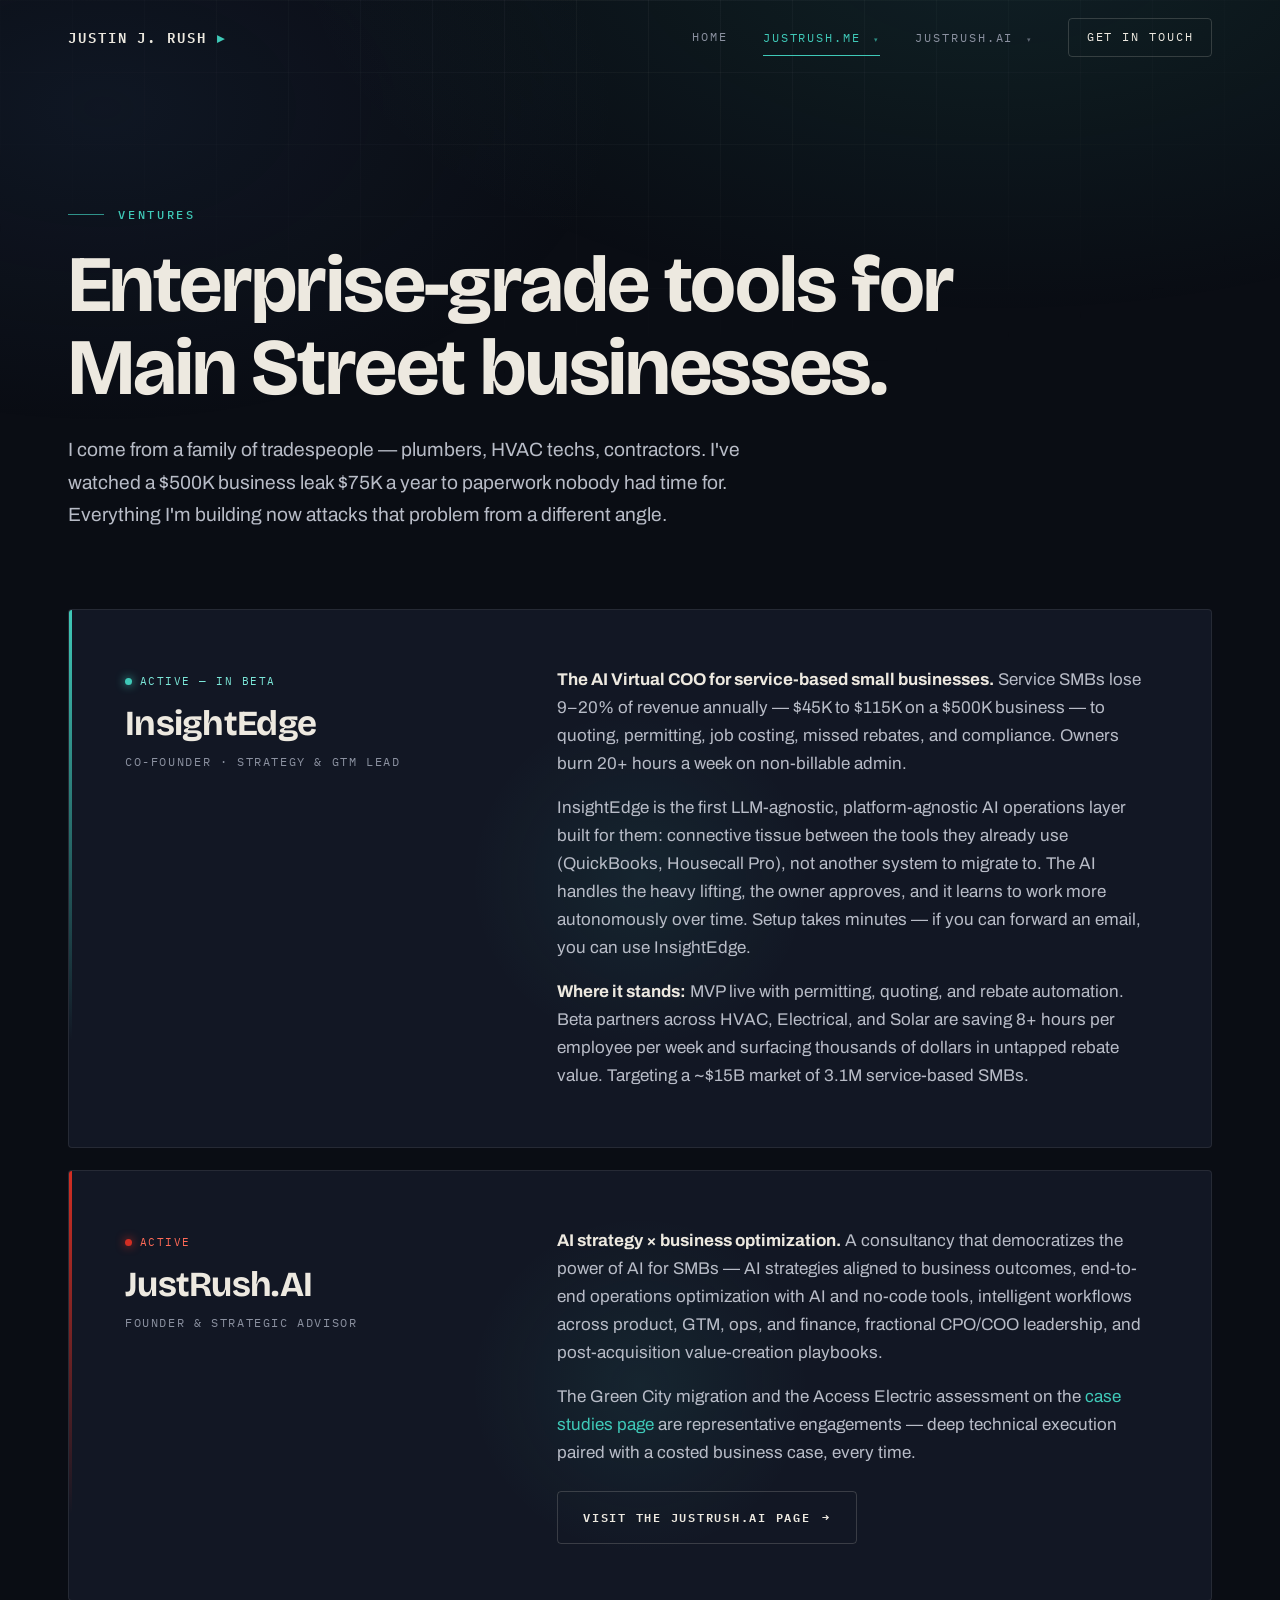
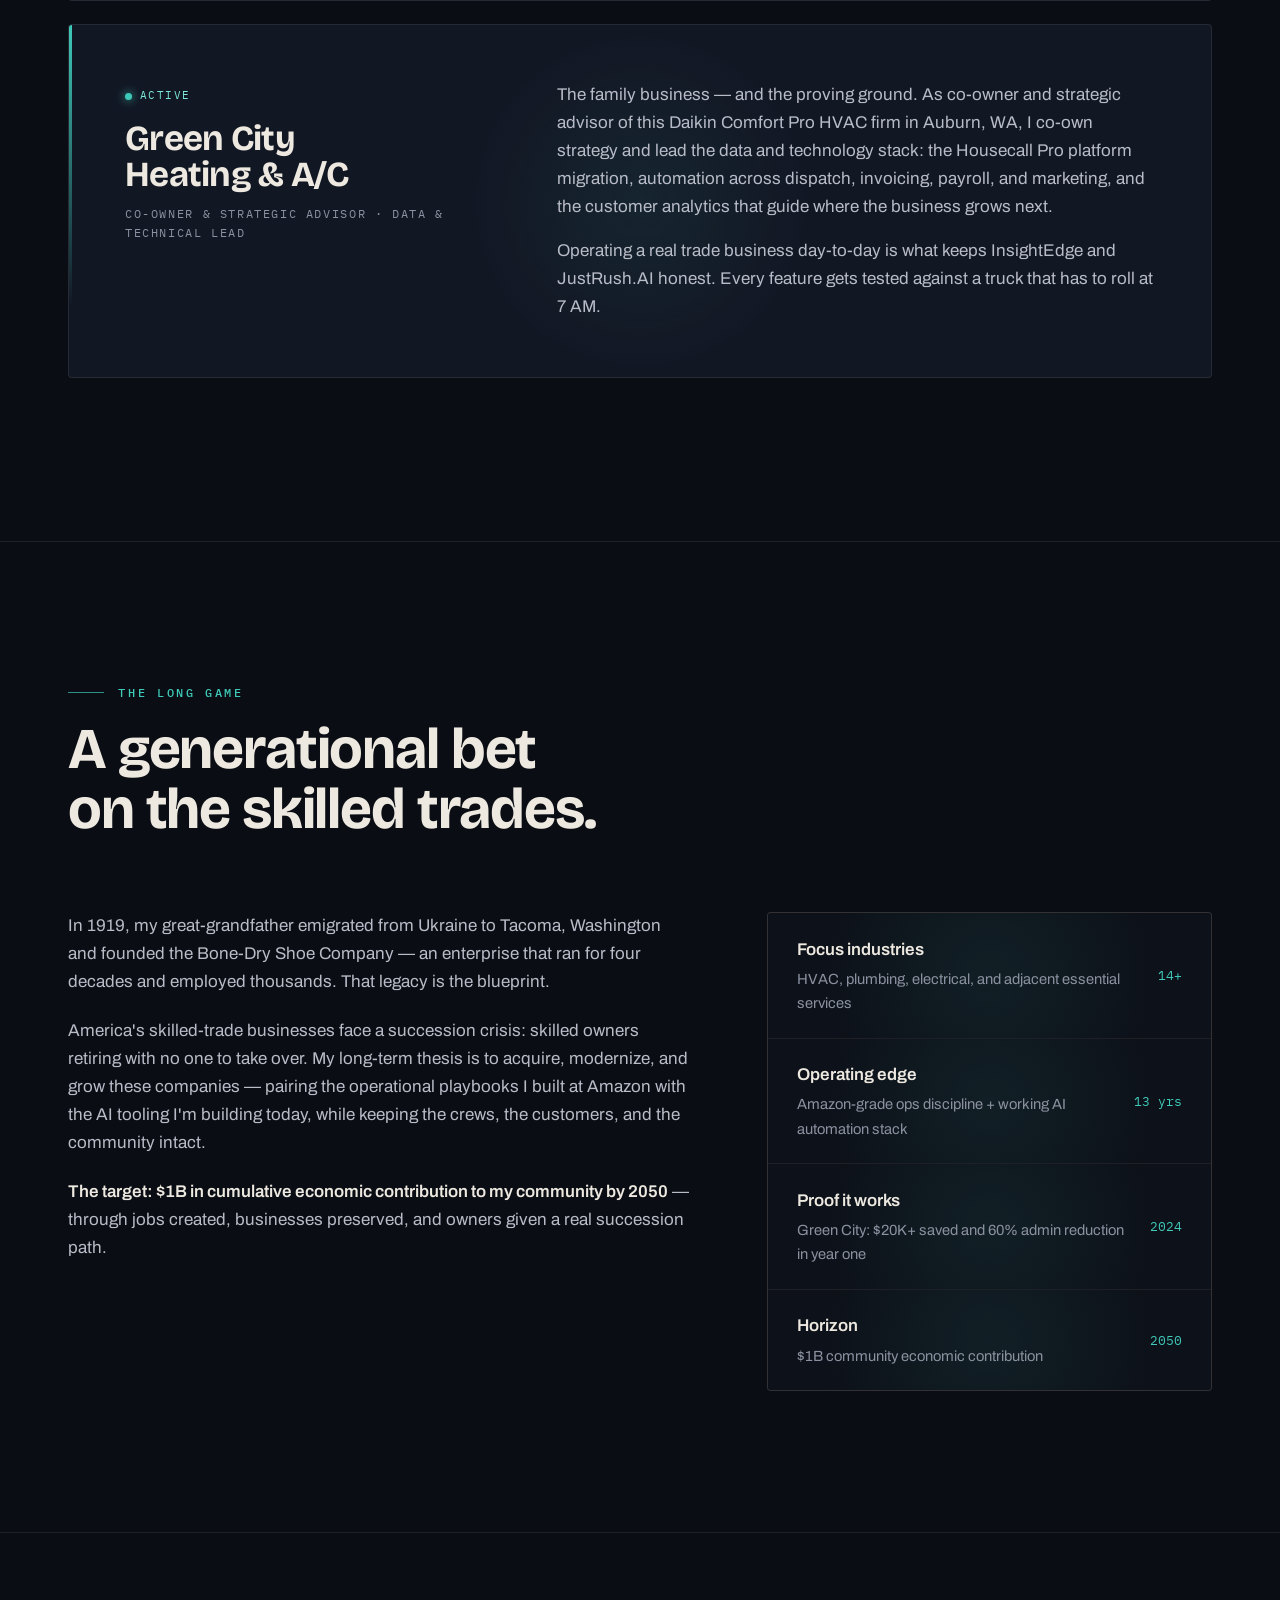
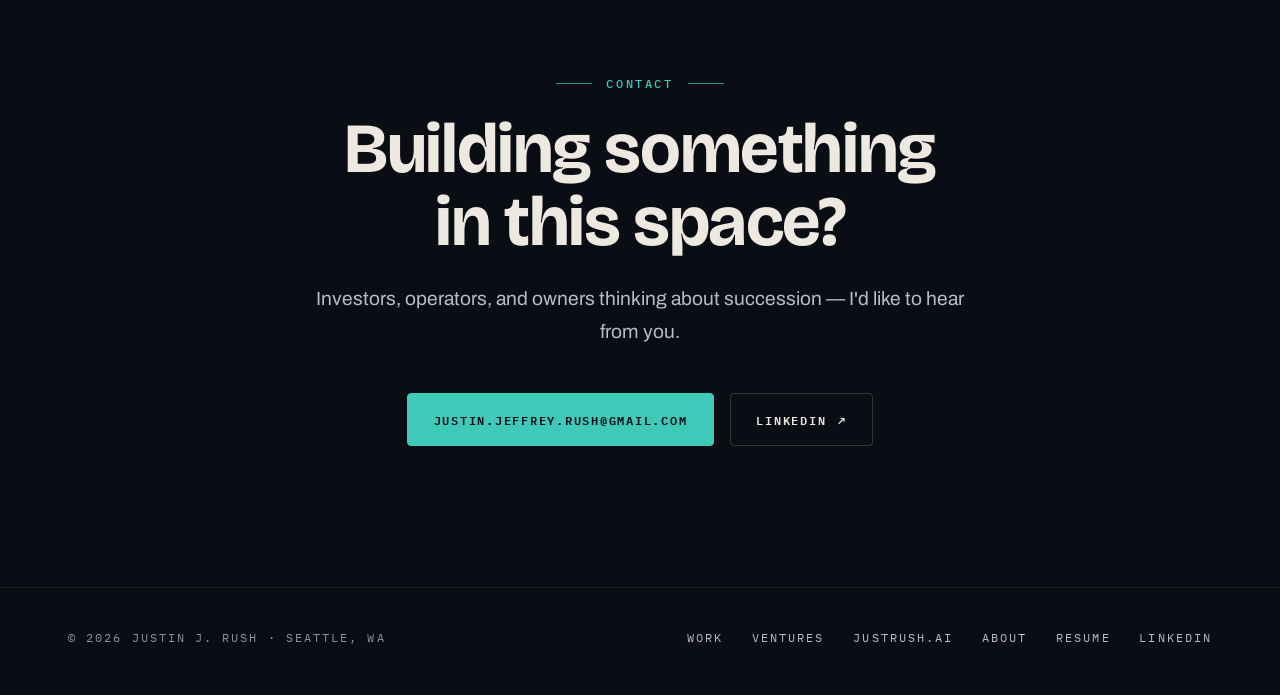
<file: ventures.html>
<!DOCTYPE html>
<html lang="en">
<head>
  <meta charset="UTF-8" />
  <meta name="viewport" content="width=device-width, initial-scale=1.0" />
  <title>Ventures — Justin J. Rush</title>
  <meta name="description" content="Current ventures: InsightEdge (AI Virtual COO for service SMBs), JustRush.AI advisory, Green City Heating & A/C, and a long-term skilled-trades acquisition thesis." />
  <link rel="preconnect" href="https://fonts.googleapis.com" />
  <link rel="preconnect" href="https://fonts.gstatic.com" crossorigin />
  <link href="https://fonts.googleapis.com/css2?family=Bricolage+Grotesque:opsz,wght@12..96,400;12..96,600;12..96,700;12..96,800&family=Archivo:wght@400;500;600&family=IBM+Plex+Mono:wght@400;500;600&display=swap" rel="stylesheet" />
  <link rel="stylesheet" href="css/style.css?v=20260702b" />
  <link rel="icon" href="data:image/svg+xml,<svg xmlns='http://www.w3.org/2000/svg' viewBox='0 0 100 100'><text y='0.9em' font-size='90' fill='%233fc9b8'>▸</text></svg>" />
</head>
<body class="theme-me">

  <header class="nav">
    <div class="nav-inner">
      <a class="brand" href="index.html">JUSTIN J. RUSH<span class="tick"> ▸</span></a>
      <button class="nav-toggle" aria-expanded="false" aria-controls="nav-links">Menu</button>
      <nav class="nav-links" id="nav-links">
        <a href="index.html">Home</a>
        <div class="nav-item me">
          <a href="about.html" class="active">JustRush.Me <span class="caret">▾</span></a>
          <div class="nav-drop">
            <a href="about.html">About</a>
            <a href="work.html">Case Studies</a>
            <a href="ventures.html" class="active">Ventures</a>
            <a href="resume.html">Resume</a>
          </div>
        </div>
        <div class="nav-item ai">
          <a href="justrush-ai.html">JustRush.AI <span class="caret">▾</span></a>
          <div class="nav-drop">
            <a href="justrush-ai.html">Overview</a>
            <a href="justrush-results.html">Client Results</a>
          </div>
        </div>
        <a href="mailto:justin.jeffrey.rush@gmail.com" class="nav-cta">Get in touch</a>
      </nav>
    </div>
  </header>

  <main>
    <div class="wrap page-head">
      <p class="eyebrow">Ventures</p>
      <h1>Enterprise-grade tools for Main Street businesses.</h1>
      <p class="lede">I come from a family of tradespeople — plumbers, HVAC techs, contractors. I've watched a $500K business leak $75K a year to paperwork nobody had time for. Everything I'm building now attacks that problem from a different angle.</p>
    </div>

    <section style="padding-top:0">
      <div class="wrap">

        <div class="venture reveal">
          <div>
            <p class="status">Active — In Beta</p>
            <h3>InsightEdge</h3>
            <p class="role">Co-founder · Strategy &amp; GTM Lead</p>
          </div>
          <div class="body">
            <p><strong style="color:var(--text)">The AI Virtual COO for service-based small businesses.</strong> Service SMBs lose 9–20% of revenue annually — $45K to $115K on a $500K business — to quoting, permitting, job costing, missed rebates, and compliance. Owners burn 20+ hours a week on non-billable admin.</p>
            <p>InsightEdge is the first LLM-agnostic, platform-agnostic AI operations layer built for them: connective tissue between the tools they already use (QuickBooks, Housecall Pro), not another system to migrate to. The AI handles the heavy lifting, the owner approves, and it learns to work more autonomously over time. Setup takes minutes — if you can forward an email, you can use InsightEdge.</p>
            <p><strong style="color:var(--text)">Where it stands:</strong> MVP live with permitting, quoting, and rebate automation. Beta partners across HVAC, Electrical, and Solar are saving 8+ hours per employee per week and surfacing thousands of dollars in untapped rebate value. Targeting a ~$15B market of 3.1M service-based SMBs.</p>
          </div>
        </div>

        <div class="venture rush reveal">
          <div>
            <p class="status">Active</p>
            <h3>JustRush.AI</h3>
            <p class="role">Founder &amp; Strategic Advisor</p>
          </div>
          <div class="body">
            <p><strong style="color:var(--text)">AI strategy × business optimization.</strong> A consultancy that democratizes the power of AI for SMBs — AI strategies aligned to business outcomes, end-to-end operations optimization with AI and no-code tools, intelligent workflows across product, GTM, ops, and finance, fractional CPO/COO leadership, and post-acquisition value-creation playbooks.</p>
            <p>The Green City migration and the Access Electric assessment on the <a href="work.html" style="color:var(--brass)">case studies page</a> are representative engagements — deep technical execution paired with a costed business case, every time.</p>
            <p><a class="btn ghost" href="justrush-ai.html" style="margin-top:0.5rem">Visit the JustRush.AI page <span class="arrow">→</span></a></p>
          </div>
        </div>

        <div class="venture reveal">
          <div>
            <p class="status">Active</p>
            <h3>Green City Heating &amp; A/C</h3>
            <p class="role">Co-Owner &amp; Strategic Advisor · Data &amp; Technical Lead</p>
          </div>
          <div class="body">
            <p>The family business — and the proving ground. As co-owner and strategic advisor of this Daikin Comfort Pro HVAC firm in Auburn, WA, I co-own strategy and lead the data and technology stack: the Housecall Pro platform migration, automation across dispatch, invoicing, payroll, and marketing, and the customer analytics that guide where the business grows next.</p>
            <p>Operating a real trade business day-to-day is what keeps InsightEdge and JustRush.AI honest. Every feature gets tested against a truck that has to roll at 7 AM.</p>
          </div>
        </div>

      </div>
    </section>

    <!-- Long-term vision -->
    <section class="hairline">
      <div class="wrap">
        <div class="section-head reveal">
          <p class="eyebrow">The Long Game</p>
          <h2>A generational bet on the skilled trades.</h2>
        </div>
        <div class="about-grid">
          <div class="prose reveal">
            <p>In 1919, my great-grandfather emigrated from Ukraine to Tacoma, Washington and founded the Bone-Dry Shoe Company — an enterprise that ran for four decades and employed thousands. That legacy is the blueprint.</p>
            <p>America's skilled-trade businesses face a succession crisis: skilled owners retiring with no one to take over. My long-term thesis is to acquire, modernize, and grow these companies — pairing the operational playbooks I built at Amazon with the AI tooling I'm building today, while keeping the crews, the customers, and the community intact.</p>
            <p><strong>The target: $1B in cumulative economic contribution to my community by 2050</strong> — through jobs created, businesses preserved, and owners given a real succession path.</p>
          </div>
          <div class="reveal" data-delay="1">
            <div class="honor-list">
              <div class="honor"><div><div class="name">Focus industries</div><div class="detail">HVAC, plumbing, electrical, and adjacent essential services</div></div><span class="count">14+</span></div>
              <div class="honor"><div><div class="name">Operating edge</div><div class="detail">Amazon-grade ops discipline + working AI automation stack</div></div><span class="count">13 yrs</span></div>
              <div class="honor"><div><div class="name">Proof it works</div><div class="detail">Green City: $20K+ saved and 60% admin reduction in year one</div></div><span class="count">2024</span></div>
              <div class="honor"><div><div class="name">Horizon</div><div class="detail">$1B community economic contribution</div></div><span class="count">2050</span></div>
            </div>
          </div>
        </div>
      </div>
    </section>

    <!-- CTA -->
    <section class="hairline contact-cta">
      <div class="wrap reveal">
        <p class="eyebrow">Contact</p>
        <h2>Building something in this space?</h2>
        <p class="lede">Investors, operators, and owners thinking about succession — I'd like to hear from you.</p>
        <div class="btn-row">
          <a class="btn" href="mailto:justin.jeffrey.rush@gmail.com">justin.jeffrey.rush@gmail.com</a>
          <a class="btn ghost" href="https://www.linkedin.com/in/justin-rush-j" target="_blank" rel="noopener">LinkedIn <span class="arrow">↗</span></a>
        </div>
      </div>
    </section>
  </main>

  <footer>
    <div class="wrap footer-inner">
      <span class="mono-label">© 2026 Justin J. Rush · Seattle, WA</span>
      <div class="footer-links mono-label">
        <a href="work.html">Work</a>
        <a href="ventures.html">Ventures</a>
        <a href="justrush-ai.html">JustRush.AI</a>
        <a href="about.html">About</a>
        <a href="resume.html">Resume</a>
        <a href="https://www.linkedin.com/in/justin-rush-j" target="_blank" rel="noopener">LinkedIn</a>
      </div>
    </div>
  </footer>

  <script src="js/main.js?v=20260702b"></script>
</body>
</html>
</file>
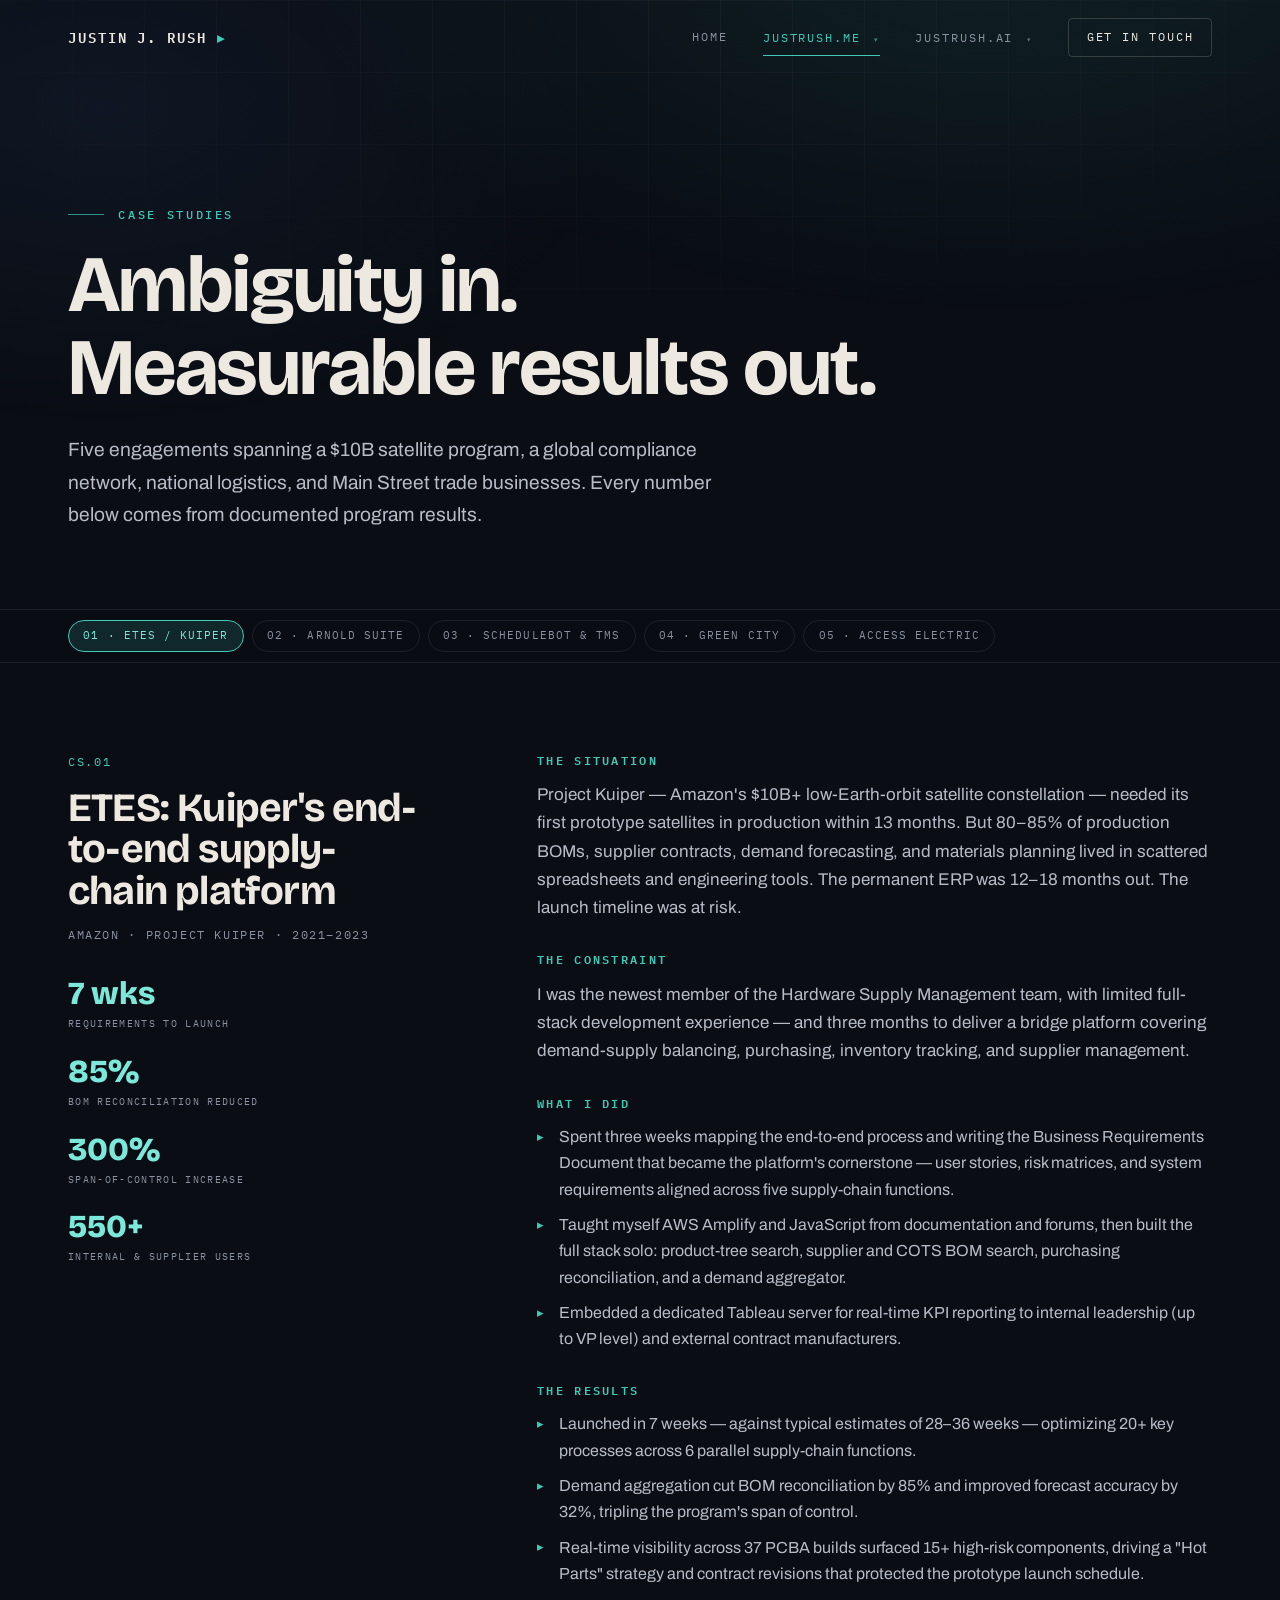
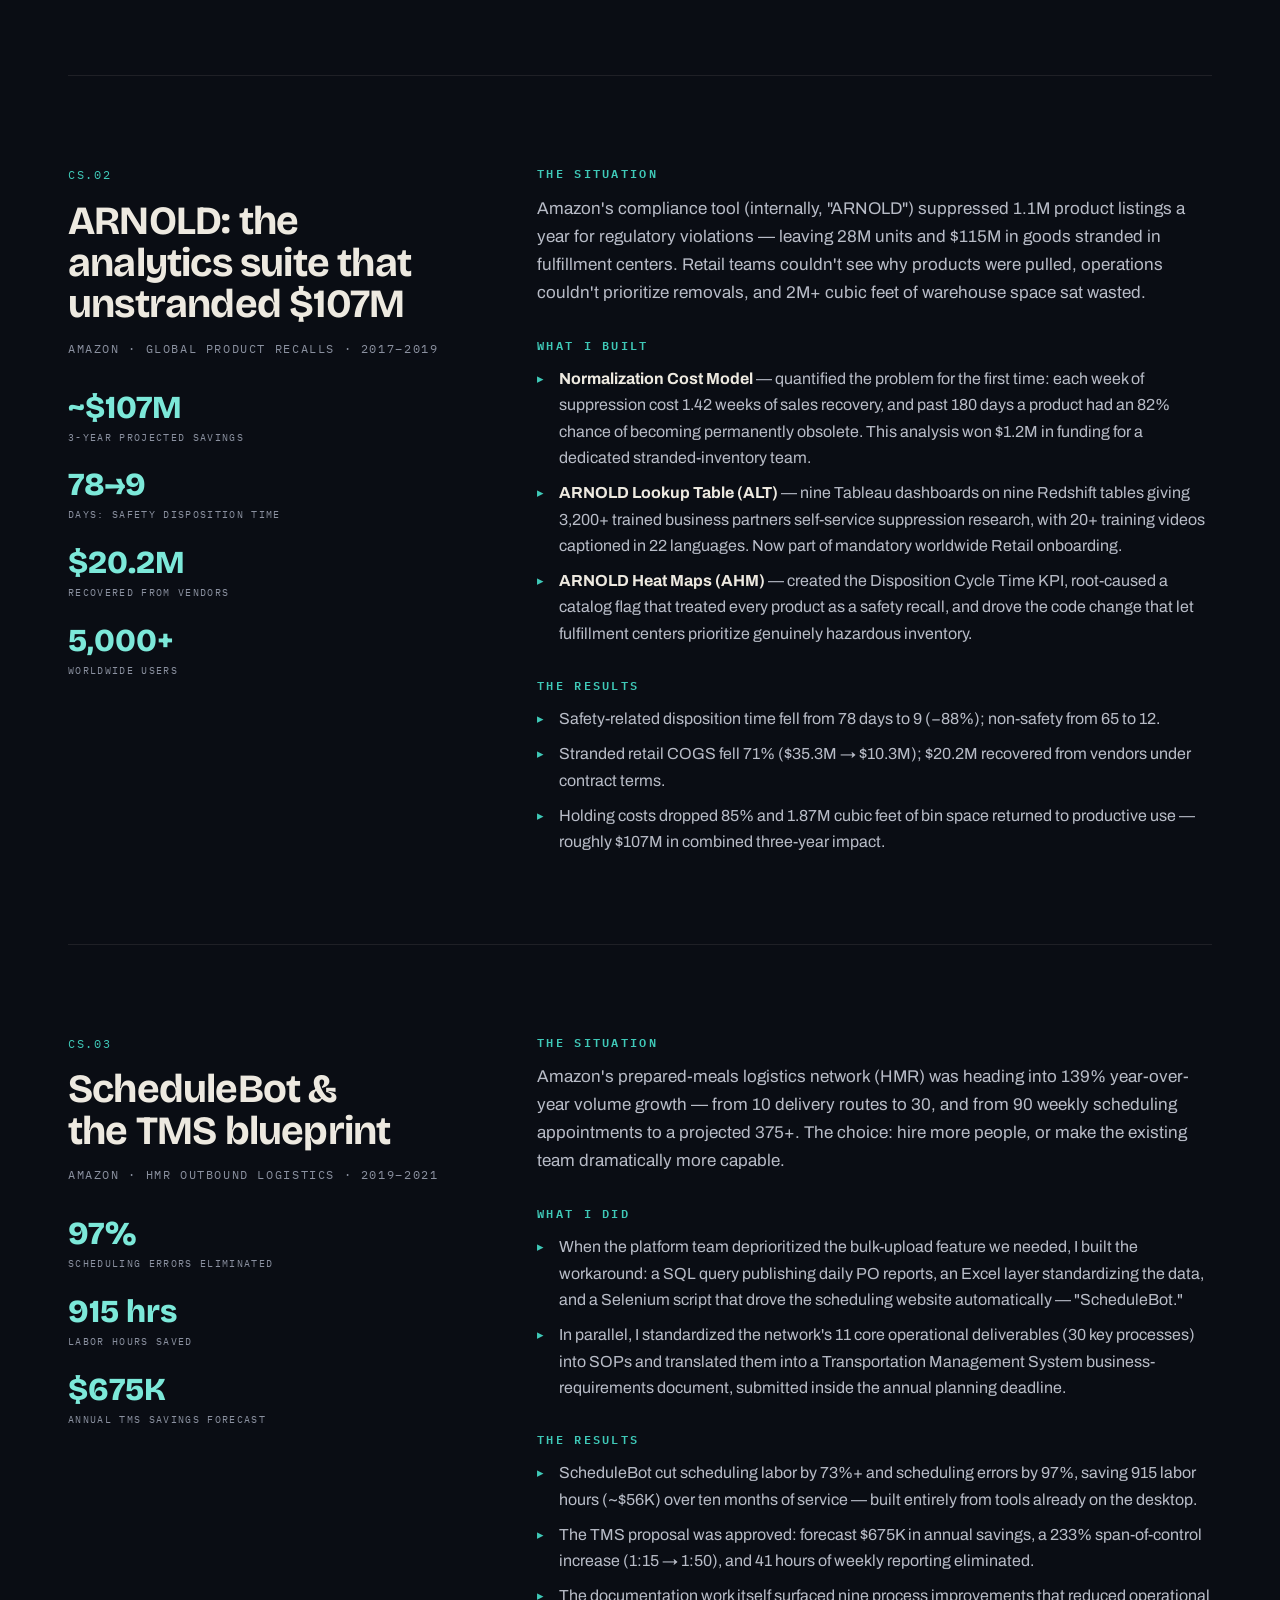
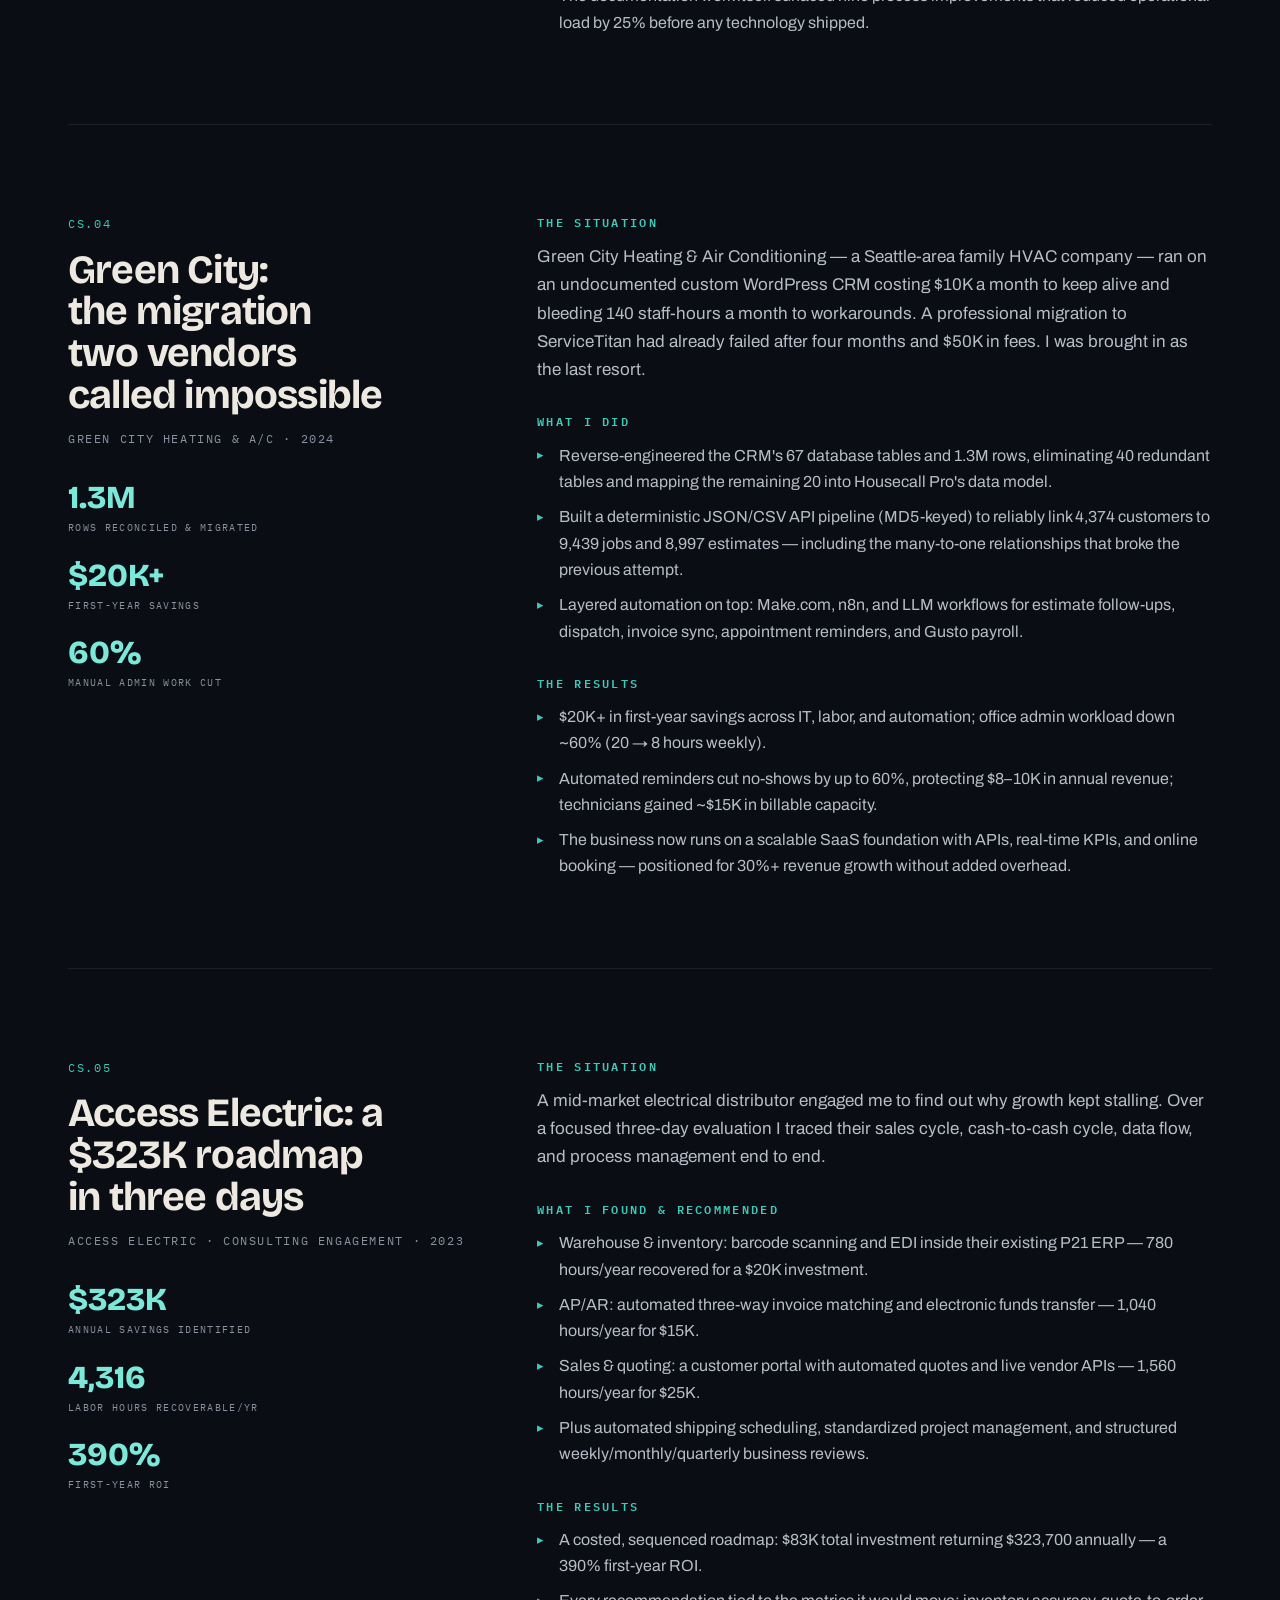
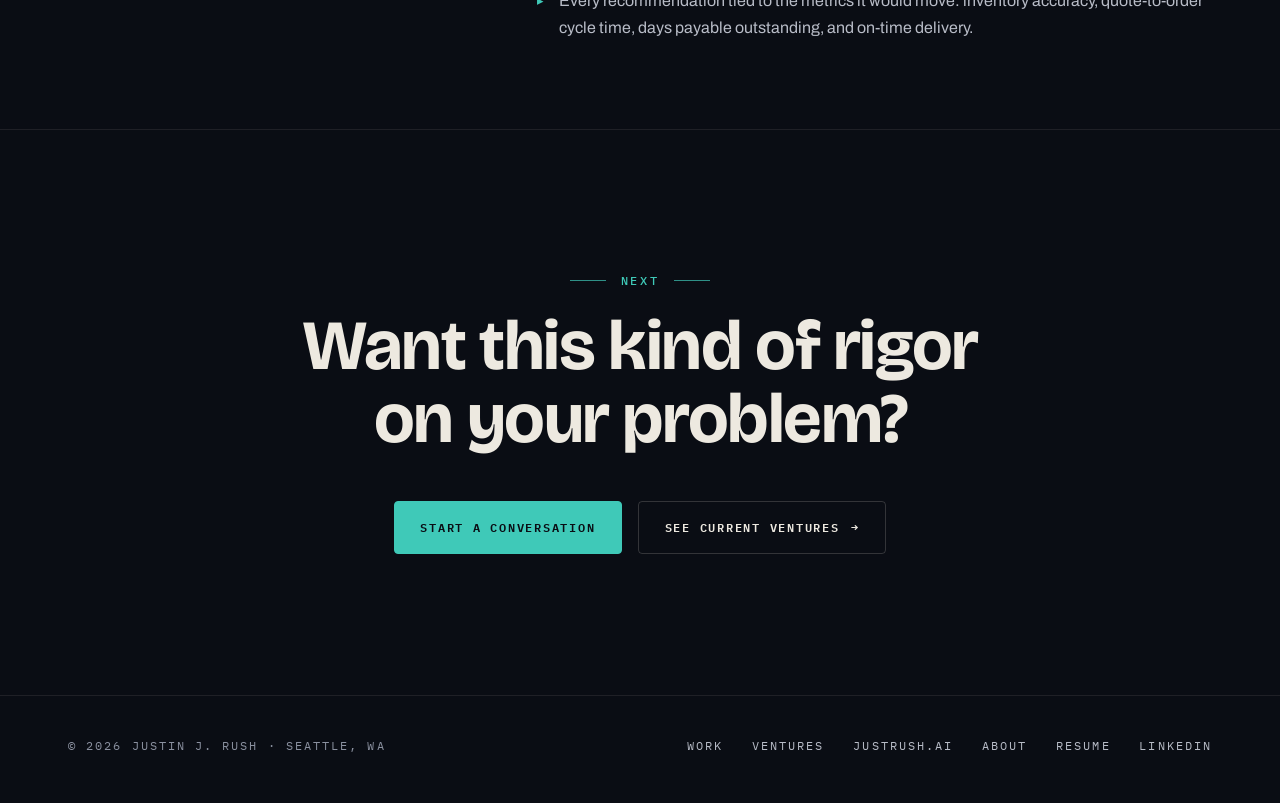
<file: work.html>
<!DOCTYPE html>
<html lang="en">
<head>
  <meta charset="UTF-8" />
  <meta name="viewport" content="width=device-width, initial-scale=1.0" />
  <title>Case Studies — Justin J. Rush</title>
  <meta name="description" content="Five deep-dive case studies: Project Kuiper's supply-chain platform, Amazon's global recall analytics, logistics automation, and SMB digital transformation." />
  <link rel="preconnect" href="https://fonts.googleapis.com" />
  <link rel="preconnect" href="https://fonts.gstatic.com" crossorigin />
  <link href="https://fonts.googleapis.com/css2?family=Bricolage+Grotesque:opsz,wght@12..96,400;12..96,600;12..96,700;12..96,800&family=Archivo:wght@400;500;600&family=IBM+Plex+Mono:wght@400;500;600&display=swap" rel="stylesheet" />
  <link rel="stylesheet" href="css/style.css?v=20260702b" />
  <link rel="icon" href="data:image/svg+xml,<svg xmlns='http://www.w3.org/2000/svg' viewBox='0 0 100 100'><text y='0.9em' font-size='90' fill='%233fc9b8'>▸</text></svg>" />
</head>
<body class="theme-me">

  <header class="nav">
    <div class="nav-inner">
      <a class="brand" href="index.html">JUSTIN J. RUSH<span class="tick"> ▸</span></a>
      <button class="nav-toggle" aria-expanded="false" aria-controls="nav-links">Menu</button>
      <nav class="nav-links" id="nav-links">
        <a href="index.html">Home</a>
        <div class="nav-item me">
          <a href="about.html" class="active">JustRush.Me <span class="caret">▾</span></a>
          <div class="nav-drop">
            <a href="about.html">About</a>
            <a href="work.html" class="active">Case Studies</a>
            <a href="ventures.html">Ventures</a>
            <a href="resume.html">Resume</a>
          </div>
        </div>
        <div class="nav-item ai">
          <a href="justrush-ai.html">JustRush.AI <span class="caret">▾</span></a>
          <div class="nav-drop">
            <a href="justrush-ai.html">Overview</a>
            <a href="justrush-results.html">Client Results</a>
          </div>
        </div>
        <a href="mailto:justin.jeffrey.rush@gmail.com" class="nav-cta">Get in touch</a>
      </nav>
    </div>
  </header>

  <main>
    <div class="wrap page-head">
      <p class="eyebrow">Case Studies</p>
      <h1>Ambiguity in.<br>Measurable results out.</h1>
      <p class="lede">Five engagements spanning a $10B satellite program, a global compliance network, national logistics, and Main Street trade businesses. Every number below comes from documented program results.</p>
    </div>

    <nav class="subnav" aria-label="Jump to case study">
      <div class="wrap">
        <a href="#etes">01 · ETES / Kuiper</a>
        <a href="#arnold">02 · ARNOLD Suite</a>
        <a href="#schedulebot">03 · ScheduleBot &amp; TMS</a>
        <a href="#greencity">04 · Green City</a>
        <a href="#access">05 · Access Electric</a>
      </div>
    </nav>

    <div class="wrap">

      <!-- ============ 01 ETES / KUIPER ============ -->
      <article class="case-study" id="etes">
        <div class="side">
          <span class="num">CS.01</span>
          <h3>ETES: Kuiper's end-to-end supply-chain platform</h3>
          <p class="org">Amazon · Project Kuiper · 2021–2023</p>
          <div class="kpis">
            <div class="kpi"><div class="v">7 wks</div><div class="k">Requirements to launch</div></div>
            <div class="kpi"><div class="v">85%</div><div class="k">BOM reconciliation reduced</div></div>
            <div class="kpi"><div class="v">300%</div><div class="k">Span-of-control increase</div></div>
            <div class="kpi"><div class="v">550+</div><div class="k">Internal &amp; supplier users</div></div>
          </div>
        </div>
        <div>
          <div class="case-block reveal">
            <h4>The Situation</h4>
            <p>Project Kuiper — Amazon's $10B+ low-Earth-orbit satellite constellation — needed its first prototype satellites in production within 13 months. But 80–85% of production BOMs, supplier contracts, demand forecasting, and materials planning lived in scattered spreadsheets and engineering tools. The permanent ERP was 12–18 months out. The launch timeline was at risk.</p>
          </div>
          <div class="case-block reveal">
            <h4>The Constraint</h4>
            <p>I was the newest member of the Hardware Supply Management team, with limited full-stack development experience — and three months to deliver a bridge platform covering demand-supply balancing, purchasing, inventory tracking, and supplier management.</p>
          </div>
          <div class="case-block reveal">
            <h4>What I Did</h4>
            <ul>
              <li>Spent three weeks mapping the end-to-end process and writing the Business Requirements Document that became the platform's cornerstone — user stories, risk matrices, and system requirements aligned across five supply-chain functions.</li>
              <li>Taught myself AWS Amplify and JavaScript from documentation and forums, then built the full stack solo: product-tree search, supplier and COTS BOM search, purchasing reconciliation, and a demand aggregator.</li>
              <li>Embedded a dedicated Tableau server for real-time KPI reporting to internal leadership (up to VP level) and external contract manufacturers.</li>
            </ul>
          </div>
          <div class="case-block reveal">
            <h4>The Results</h4>
            <ul>
              <li>Launched in 7 weeks — against typical estimates of 28–36 weeks — optimizing 20+ key processes across 6 parallel supply-chain functions.</li>
              <li>Demand aggregation cut BOM reconciliation by 85% and improved forecast accuracy by 32%, tripling the program's span of control.</li>
              <li>Real-time visibility across 37 PCBA builds surfaced 15+ high-risk components, driving a "Hot Parts" strategy and contract revisions that protected the prototype launch schedule.</li>
            </ul>
          </div>
        </div>
      </article>

      <!-- ============ 02 ARNOLD ============ -->
      <article class="case-study" id="arnold">
        <div class="side">
          <span class="num">CS.02</span>
          <h3>ARNOLD: the analytics suite that unstranded $107M</h3>
          <p class="org">Amazon · Global Product Recalls · 2017–2019</p>
          <div class="kpis">
            <div class="kpi"><div class="v">~$107M</div><div class="k">3-year projected savings</div></div>
            <div class="kpi"><div class="v">78→9</div><div class="k">Days: safety disposition time</div></div>
            <div class="kpi"><div class="v">$20.2M</div><div class="k">Recovered from vendors</div></div>
            <div class="kpi"><div class="v">5,000+</div><div class="k">Worldwide users</div></div>
          </div>
        </div>
        <div>
          <div class="case-block reveal">
            <h4>The Situation</h4>
            <p>Amazon's compliance tool (internally, "ARNOLD") suppressed 1.1M product listings a year for regulatory violations — leaving 28M units and $115M in goods stranded in fulfillment centers. Retail teams couldn't see why products were pulled, operations couldn't prioritize removals, and 2M+ cubic feet of warehouse space sat wasted.</p>
          </div>
          <div class="case-block reveal">
            <h4>What I Built</h4>
            <ul>
              <li><strong style="color:var(--text)">Normalization Cost Model</strong> — quantified the problem for the first time: each week of suppression cost 1.42 weeks of sales recovery, and past 180 days a product had an 82% chance of becoming permanently obsolete. This analysis won $1.2M in funding for a dedicated stranded-inventory team.</li>
              <li><strong style="color:var(--text)">ARNOLD Lookup Table (ALT)</strong> — nine Tableau dashboards on nine Redshift tables giving 3,200+ trained business partners self-service suppression research, with 20+ training videos captioned in 22 languages. Now part of mandatory worldwide Retail onboarding.</li>
              <li><strong style="color:var(--text)">ARNOLD Heat Maps (AHM)</strong> — created the Disposition Cycle Time KPI, root-caused a catalog flag that treated every product as a safety recall, and drove the code change that let fulfillment centers prioritize genuinely hazardous inventory.</li>
            </ul>
          </div>
          <div class="case-block reveal">
            <h4>The Results</h4>
            <ul>
              <li>Safety-related disposition time fell from 78 days to 9 (−88%); non-safety from 65 to 12.</li>
              <li>Stranded retail COGS fell 71% ($35.3M → $10.3M); $20.2M recovered from vendors under contract terms.</li>
              <li>Holding costs dropped 85% and 1.87M cubic feet of bin space returned to productive use — roughly $107M in combined three-year impact.</li>
            </ul>
          </div>
        </div>
      </article>

      <!-- ============ 03 SCHEDULEBOT + TMS ============ -->
      <article class="case-study" id="schedulebot">
        <div class="side">
          <span class="num">CS.03</span>
          <h3>ScheduleBot &amp; the TMS blueprint</h3>
          <p class="org">Amazon · HMR Outbound Logistics · 2019–2021</p>
          <div class="kpis">
            <div class="kpi"><div class="v">97%</div><div class="k">Scheduling errors eliminated</div></div>
            <div class="kpi"><div class="v">915 hrs</div><div class="k">Labor hours saved</div></div>
            <div class="kpi"><div class="v">$675K</div><div class="k">Annual TMS savings forecast</div></div>
          </div>
        </div>
        <div>
          <div class="case-block reveal">
            <h4>The Situation</h4>
            <p>Amazon's prepared-meals logistics network (HMR) was heading into 139% year-over-year volume growth — from 10 delivery routes to 30, and from 90 weekly scheduling appointments to a projected 375+. The choice: hire more people, or make the existing team dramatically more capable.</p>
          </div>
          <div class="case-block reveal">
            <h4>What I Did</h4>
            <ul>
              <li>When the platform team deprioritized the bulk-upload feature we needed, I built the workaround: a SQL query publishing daily PO reports, an Excel layer standardizing the data, and a Selenium script that drove the scheduling website automatically — "ScheduleBot."</li>
              <li>In parallel, I standardized the network's 11 core operational deliverables (30 key processes) into SOPs and translated them into a Transportation Management System business-requirements document, submitted inside the annual planning deadline.</li>
            </ul>
          </div>
          <div class="case-block reveal">
            <h4>The Results</h4>
            <ul>
              <li>ScheduleBot cut scheduling labor by 73%+ and scheduling errors by 97%, saving 915 labor hours (~$56K) over ten months of service — built entirely from tools already on the desktop.</li>
              <li>The TMS proposal was approved: forecast $675K in annual savings, a 233% span-of-control increase (1:15 → 1:50), and 41 hours of weekly reporting eliminated.</li>
              <li>The documentation work itself surfaced nine process improvements that reduced operational load by 25% before any technology shipped.</li>
            </ul>
          </div>
        </div>
      </article>

      <!-- ============ 04 GREEN CITY ============ -->
      <article class="case-study" id="greencity">
        <div class="side">
          <span class="num">CS.04</span>
          <h3>Green City: the migration two vendors called impossible</h3>
          <p class="org">Green City Heating &amp; A/C · 2024</p>
          <div class="kpis">
            <div class="kpi"><div class="v">1.3M</div><div class="k">Rows reconciled &amp; migrated</div></div>
            <div class="kpi"><div class="v">$20K+</div><div class="k">First-year savings</div></div>
            <div class="kpi"><div class="v">60%</div><div class="k">Manual admin work cut</div></div>
          </div>
        </div>
        <div>
          <div class="case-block reveal">
            <h4>The Situation</h4>
            <p>Green City Heating &amp; Air Conditioning — a Seattle-area family HVAC company — ran on an undocumented custom WordPress CRM costing $10K a month to keep alive and bleeding 140 staff-hours a month to workarounds. A professional migration to ServiceTitan had already failed after four months and $50K in fees. I was brought in as the last resort.</p>
          </div>
          <div class="case-block reveal">
            <h4>What I Did</h4>
            <ul>
              <li>Reverse-engineered the CRM's 67 database tables and 1.3M rows, eliminating 40 redundant tables and mapping the remaining 20 into Housecall Pro's data model.</li>
              <li>Built a deterministic JSON/CSV API pipeline (MD5-keyed) to reliably link 4,374 customers to 9,439 jobs and 8,997 estimates — including the many-to-one relationships that broke the previous attempt.</li>
              <li>Layered automation on top: Make.com, n8n, and LLM workflows for estimate follow-ups, dispatch, invoice sync, appointment reminders, and Gusto payroll.</li>
            </ul>
          </div>
          <div class="case-block reveal">
            <h4>The Results</h4>
            <ul>
              <li>$20K+ in first-year savings across IT, labor, and automation; office admin workload down ~60% (20 → 8 hours weekly).</li>
              <li>Automated reminders cut no-shows by up to 60%, protecting $8–10K in annual revenue; technicians gained ~$15K in billable capacity.</li>
              <li>The business now runs on a scalable SaaS foundation with APIs, real-time KPIs, and online booking — positioned for 30%+ revenue growth without added overhead.</li>
            </ul>
          </div>
        </div>
      </article>

      <!-- ============ 05 ACCESS ELECTRIC ============ -->
      <article class="case-study" id="access">
        <div class="side">
          <span class="num">CS.05</span>
          <h3>Access Electric: a $323K roadmap in three days</h3>
          <p class="org">Access Electric · Consulting Engagement · 2023</p>
          <div class="kpis">
            <div class="kpi"><div class="v">$323K</div><div class="k">Annual savings identified</div></div>
            <div class="kpi"><div class="v">4,316</div><div class="k">Labor hours recoverable/yr</div></div>
            <div class="kpi"><div class="v">390%</div><div class="k">First-year ROI</div></div>
          </div>
        </div>
        <div>
          <div class="case-block reveal">
            <h4>The Situation</h4>
            <p>A mid-market electrical distributor engaged me to find out why growth kept stalling. Over a focused three-day evaluation I traced their sales cycle, cash-to-cash cycle, data flow, and process management end to end.</p>
          </div>
          <div class="case-block reveal">
            <h4>What I Found &amp; Recommended</h4>
            <ul>
              <li>Warehouse &amp; inventory: barcode scanning and EDI inside their existing P21 ERP — 780 hours/year recovered for a $20K investment.</li>
              <li>AP/AR: automated three-way invoice matching and electronic funds transfer — 1,040 hours/year for $15K.</li>
              <li>Sales &amp; quoting: a customer portal with automated quotes and live vendor APIs — 1,560 hours/year for $25K.</li>
              <li>Plus automated shipping scheduling, standardized project management, and structured weekly/monthly/quarterly business reviews.</li>
            </ul>
          </div>
          <div class="case-block reveal">
            <h4>The Results</h4>
            <ul>
              <li>A costed, sequenced roadmap: $83K total investment returning $323,700 annually — a 390% first-year ROI.</li>
              <li>Every recommendation tied to the metrics it would move: inventory accuracy, quote-to-order cycle time, days payable outstanding, and on-time delivery.</li>
            </ul>
          </div>
        </div>
      </article>

    </div>

    <!-- CTA -->
    <section class="hairline contact-cta">
      <div class="wrap reveal">
        <p class="eyebrow">Next</p>
        <h2>Want this kind of rigor on your problem?</h2>
        <div class="btn-row">
          <a class="btn" href="mailto:justin.jeffrey.rush@gmail.com">Start a conversation</a>
          <a class="btn ghost" href="ventures.html">See current ventures <span class="arrow">→</span></a>
        </div>
      </div>
    </section>
  </main>

  <footer>
    <div class="wrap footer-inner">
      <span class="mono-label">© 2026 Justin J. Rush · Seattle, WA</span>
      <div class="footer-links mono-label">
        <a href="work.html">Work</a>
        <a href="ventures.html">Ventures</a>
        <a href="justrush-ai.html">JustRush.AI</a>
        <a href="about.html">About</a>
        <a href="resume.html">Resume</a>
        <a href="https://www.linkedin.com/in/justin-rush-j" target="_blank" rel="noopener">LinkedIn</a>
      </div>
    </div>
  </footer>

  <script src="js/main.js?v=20260702b"></script>
</body>
</html>
</file>
<file: css/style.css>
/* ============================================================
   JUSTIN J. RUSH — Personal Site
   Design system: "Operational Command" — deep ink, brass accent,
   editorial grotesque display + mono instrumentation labels
   ============================================================ */

:root {
  /* Palette */
  --ink: #0a0d14;
  --ink-2: #0d1119;
  --surface: #121724;
  --surface-2: #171d2d;
  --line: rgba(235, 231, 222, 0.09);
  --line-strong: rgba(235, 231, 222, 0.18);
  --text: #ede9e0;
  --text-dim: #b8bcc7;
  --muted: #8b91a0;
  --brass: #e0a44e;
  --brass-bright: #f2c078;
  --brass-dim: rgba(224, 164, 78, 0.14);
  --crimson: #b3403c;

  /* Type */
  --font-display: "Bricolage Grotesque", "Archivo", sans-serif;
  --font-body: "Archivo", "Helvetica Neue", sans-serif;
  --font-mono: "IBM Plex Mono", "SF Mono", monospace;

  /* Rhythm */
  --space-section: clamp(5rem, 11vw, 9.5rem);
  --gutter: clamp(1.25rem, 4vw, 3rem);
  --radius: 4px;
  --maxw: 1240px;

  --ease-out: cubic-bezier(0.22, 1, 0.36, 1);
}

/* ---------- Reset ---------- */
*, *::before, *::after { box-sizing: border-box; margin: 0; padding: 0; }
html { scroll-behavior: smooth; overflow-x: hidden; }
[id] { scroll-margin-top: 90px; }
body {
  background: var(--ink);
  color: var(--text);
  font-family: var(--font-body);
  font-size: 1.0625rem;
  line-height: 1.65;
  -webkit-font-smoothing: antialiased;
}
img { max-width: 100%; display: block; }
a { color: inherit; text-decoration: none; }
ul { list-style: none; }
::selection { background: var(--brass); color: var(--ink); }

/* Global atmosphere: blueprint grid + top glow */
body::before {
  content: "";
  position: fixed;
  inset: 0;
  z-index: -2;
  background-image:
    linear-gradient(var(--line) 1px, transparent 1px),
    linear-gradient(90deg, var(--line) 1px, transparent 1px);
  background-size: 72px 72px;
  mask-image: radial-gradient(ellipse 90% 60% at 50% 0%, black 0%, transparent 75%);
  -webkit-mask-image: radial-gradient(ellipse 90% 60% at 50% 0%, black 0%, transparent 75%);
  opacity: 0.55;
}
body::after {
  content: "";
  position: fixed;
  inset: 0;
  z-index: -1;
  pointer-events: none;
  background:
    radial-gradient(ellipse 55% 40% at 78% -5%, rgba(224, 164, 78, 0.09), transparent),
    radial-gradient(ellipse 40% 35% at 8% 12%, rgba(46, 74, 117, 0.16), transparent);
}

.wrap {
  max-width: var(--maxw);
  margin: 0 auto;
  padding-inline: var(--gutter);
}

/* ---------- Typography helpers ---------- */
.eyebrow {
  font-family: var(--font-mono);
  font-size: 0.75rem;
  font-weight: 500;
  letter-spacing: 0.22em;
  text-transform: uppercase;
  color: var(--brass);
  display: flex;
  align-items: center;
  gap: 0.9rem;
}
.eyebrow::before {
  content: "";
  width: 2.25rem;
  height: 1px;
  background: var(--brass);
  opacity: 0.7;
}

h1, h2, h3, .display {
  font-family: var(--font-display);
  font-weight: 700;
  line-height: 1.04;
  letter-spacing: -0.02em;
  text-wrap: balance;
}

.section-head { margin-bottom: clamp(2.5rem, 6vw, 4.5rem); }
.section-head h2 {
  font-size: clamp(2.1rem, 5vw, 3.6rem);
  margin-top: 1.1rem;
  max-width: 18ch;
}
.section-head .lede { margin-top: 1.25rem; }

.lede {
  color: var(--text-dim);
  font-size: clamp(1.05rem, 1.5vw, 1.2rem);
  line-height: 1.7;
  max-width: 62ch;
}

.mono-label {
  font-family: var(--font-mono);
  font-size: 0.72rem;
  letter-spacing: 0.18em;
  text-transform: uppercase;
  color: var(--muted);
}

section { padding-block: var(--space-section); position: relative; }
.hairline { border-top: 1px solid var(--line); }

/* ---------- Nav ---------- */
.nav {
  position: fixed;
  top: 0; left: 0; right: 0;
  z-index: 100;
  border-bottom: 1px solid transparent;
  transition: border-color 0.35s;
}
/* Blur lives on a pseudo-element: backdrop-filter on the header itself
   would make it the containing block for the fixed mobile drawer,
   clipping the drawer to the header bar. */
.nav::before {
  content: "";
  position: absolute;
  inset: 0;
  z-index: -1;
  background: rgba(10, 13, 20, 0.82);
  backdrop-filter: blur(14px);
  -webkit-backdrop-filter: blur(14px);
  opacity: 0;
  transition: opacity 0.35s;
  pointer-events: none;
}
.nav.scrolled { border-bottom-color: var(--line); }
.nav.scrolled::before { opacity: 1; }
.nav-inner {
  max-width: var(--maxw);
  margin: 0 auto;
  padding: 1.1rem var(--gutter);
  display: flex;
  align-items: center;
  justify-content: space-between;
  gap: 2rem;
}
.brand {
  font-family: var(--font-mono);
  font-size: 0.85rem;
  letter-spacing: 0.14em;
  font-weight: 600;
  color: var(--text);
  white-space: nowrap;
}
.brand .tick { color: var(--brass); }
.nav-links {
  display: flex;
  gap: 2.2rem;
  align-items: center;
}
.nav-links a {
  font-family: var(--font-mono);
  font-size: 0.74rem;
  letter-spacing: 0.16em;
  text-transform: uppercase;
  color: var(--muted);
  transition: color 0.2s;
  position: relative;
  padding-block: 0.3rem;
}
.nav-links a:hover { color: var(--text); }
.nav-links a.active { color: var(--brass); }
.nav-links a.active::after {
  content: "";
  position: absolute;
  left: 0; right: 0; bottom: -0.35rem;
  height: 1px;
  background: var(--brass);
}
.nav-cta {
  border: 1px solid var(--line-strong) !important;
  padding: 0.55rem 1.1rem !important;
  border-radius: var(--radius);
  color: var(--text) !important;
  transition: border-color 0.2s, background 0.2s;
}
.nav-cta:hover { border-color: var(--brass) !important; background: var(--brass-dim); }

/* Nav dropdown — desktop hover/focus behavior is scoped to wide
   viewports so none of it leaks into the mobile drawer */
.nav-item { position: relative; }
.nav-item > a .caret {
  font-size: 0.62em;
  opacity: 0.65;
  margin-left: 0.3rem;
  display: inline-block;
}
.nav-drop { display: grid; }
.nav-drop a.active::after { display: none; }

@media (min-width: 961px) {
  .nav-item > a .caret { transition: transform 0.25s var(--ease-out); }
  .nav-item:hover > a .caret, .nav-item:focus-within > a .caret { transform: rotate(180deg); }
  .nav-drop {
    position: absolute;
    top: calc(100% + 0.55rem);
    left: 50%;
    transform: translateX(-50%) translateY(6px);
    min-width: 190px;
    gap: 2px;
    padding: 0.45rem;
    background: var(--ink-2);
    border: 1px solid var(--line-strong);
    border-radius: var(--radius);
    box-shadow: 0 18px 40px rgba(0, 0, 0, 0.45);
    opacity: 0;
    visibility: hidden;
    transition: opacity 0.25s, transform 0.25s var(--ease-out), visibility 0.25s;
    z-index: 110;
  }
  .nav-drop::before {
    content: "";
    position: absolute;
    top: -0.7rem; left: 0; right: 0;
    height: 0.7rem;
  }
  .nav-item:hover .nav-drop, .nav-item:focus-within .nav-drop {
    opacity: 1;
    visibility: visible;
    transform: translateX(-50%) translateY(0);
  }
  .nav-drop a {
    display: block;
    padding: 0.6rem 0.85rem !important;
    border-radius: 3px;
  }
  .nav-drop a:hover, .nav-drop a.active {
    background: var(--brass-dim);
    color: var(--brass-bright);
  }
}

.nav-toggle {
  display: none;
  background: rgba(18, 23, 36, 0.9);
  border: 1px solid var(--line-strong);
  border-radius: var(--radius);
  color: var(--text);
  font-family: var(--font-mono);
  font-size: 0.7rem;
  letter-spacing: 0.14em;
  text-transform: uppercase;
  padding: 0.5rem 0.9rem;
  cursor: pointer;
  position: relative;
  z-index: 120; /* stays above the open drawer so "Close" is always reachable */
}

/* Backdrop behind the open mobile drawer — tap to close */
.nav-scrim {
  position: fixed;
  inset: 0;
  background: rgba(6, 8, 13, 0.62);
  opacity: 0;
  pointer-events: none;
  transition: opacity 0.35s;
  z-index: 98;
}
.nav-scrim.show { opacity: 1; pointer-events: auto; }

/* ✕ button inside the drawer (mobile only) */
.drawer-close {
  display: none;
  position: absolute;
  top: 1rem;
  right: 1.1rem;
  width: 42px;
  height: 42px;
  border: 1px solid var(--line-strong);
  border-radius: 50%;
  background: transparent;
  color: var(--text);
  font-size: 1.05rem;
  line-height: 1;
  cursor: pointer;
  z-index: 2;
}
.drawer-close:hover { border-color: var(--brass); color: var(--brass-bright); }

/* ---------- Buttons ---------- */
.btn-row { display: flex; flex-wrap: wrap; gap: 1rem; }
.btn {
  display: inline-flex;
  align-items: center;
  gap: 0.7rem;
  font-family: var(--font-mono);
  font-size: 0.78rem;
  font-weight: 600;
  letter-spacing: 0.14em;
  text-transform: uppercase;
  padding: 0.95rem 1.6rem;
  border-radius: var(--radius);
  border: 1px solid var(--brass);
  color: var(--ink);
  background: var(--brass);
  transition: background 0.2s, color 0.2s, transform 0.2s var(--ease-out);
  cursor: pointer;
}
.btn:hover { background: var(--brass-bright); border-color: var(--brass-bright); transform: translateY(-2px); }
.btn.ghost {
  background: transparent;
  color: var(--text);
  border-color: var(--line-strong);
}
.btn.ghost:hover { border-color: var(--brass); color: var(--brass-bright); background: var(--brass-dim); }
.btn .arrow { transition: transform 0.25s var(--ease-out); }
.btn:hover .arrow { transform: translateX(4px); }

/* ---------- Hero ---------- */
.hero {
  min-height: 100svh;
  display: flex;
  align-items: center;
  padding-top: 7rem;
  padding-bottom: 4rem;
}
.hero-grid {
  display: grid;
  grid-template-columns: minmax(0, 1.35fr) minmax(0, 0.85fr);
  gap: clamp(2.5rem, 6vw, 5.5rem);
  align-items: center;
}
.hero .kicker {
  font-family: var(--font-mono);
  font-size: 0.78rem;
  letter-spacing: 0.24em;
  text-transform: uppercase;
  color: var(--brass);
  margin-bottom: 1.6rem;
  display: flex;
  align-items: center;
  gap: 1rem;
}
.hero .kicker::before { content: ""; width: 2.5rem; height: 1px; background: var(--brass); }
.hero h1 {
  font-size: clamp(2.9rem, 7.2vw, 5.8rem);
  font-weight: 800;
}
.hero h1 .accent {
  color: var(--brass);
  font-style: italic;
  font-weight: 600;
}
.hero .lede { margin-top: 1.8rem; }
.hero .btn-row { margin-top: 2.6rem; }

.hero-portrait {
  position: relative;
  justify-self: end;
  width: min(100%, 400px);
}
.hero-portrait .frame {
  position: relative;
  border: 1px solid var(--line-strong);
  border-radius: var(--radius);
  overflow: hidden;
  background: var(--surface);
}
.hero-portrait img {
  width: 100%;
  aspect-ratio: 0.86;
  object-fit: cover;
  filter: grayscale(28%) contrast(1.04);
}
.hero-portrait .frame::after {
  content: "";
  position: absolute;
  inset: 0;
  background: linear-gradient(180deg, transparent 55%, rgba(10, 13, 20, 0.55));
  pointer-events: none;
}
.hero-portrait .corner {
  position: absolute;
  width: 22px; height: 22px;
  border: 2px solid var(--brass);
  z-index: 2;
}
.corner.tl { top: -8px; left: -8px; border-right: 0; border-bottom: 0; }
.corner.br { bottom: -8px; right: -8px; border-left: 0; border-top: 0; }
.hero-portrait .tag {
  position: absolute;
  bottom: 1rem; left: 1rem; right: 1rem;
  z-index: 2;
  font-family: var(--font-mono);
  font-size: 0.68rem;
  letter-spacing: 0.16em;
  text-transform: uppercase;
  color: var(--text-dim);
  display: flex;
  justify-content: space-between;
}
.hero-portrait .tag b { color: var(--brass); font-weight: 500; }

/* ---------- Stat band ---------- */
.stat-band {
  border-block: 1px solid var(--line);
  background: linear-gradient(180deg, rgba(18, 23, 36, 0.5), rgba(18, 23, 36, 0.15));
  padding-block: 0;
}
.stat-grid {
  display: grid;
  grid-template-columns: repeat(4, 1fr);
}
.stat {
  padding: clamp(1.8rem, 3.5vw, 3rem) clamp(1rem, 2.5vw, 2.2rem);
  border-left: 1px solid var(--line);
}
.stat:first-child { border-left: 0; }
.stat .num {
  font-family: var(--font-display);
  font-size: clamp(2.1rem, 4.5vw, 3.4rem);
  font-weight: 800;
  letter-spacing: -0.02em;
  color: var(--text);
  line-height: 1;
  white-space: nowrap;
}
.stat .num .unit { color: var(--brass); }
.stat .label {
  margin-top: 0.75rem;
  font-family: var(--font-mono);
  font-size: 0.7rem;
  letter-spacing: 0.16em;
  text-transform: uppercase;
  color: var(--muted);
  line-height: 1.5;
}

/* ---------- Chapters (timeline) ---------- */
.chapters { display: grid; gap: 1px; background: var(--line); border: 1px solid var(--line); border-radius: var(--radius); overflow: hidden; }
.chapter {
  display: grid;
  grid-template-columns: 110px minmax(0, 0.85fr) minmax(0, 1.4fr);
  gap: clamp(1.2rem, 3vw, 2.5rem);
  padding: clamp(1.6rem, 3.5vw, 2.6rem);
  background: var(--ink-2);
  transition: background 0.3s;
  align-items: start;
}
.chapter:hover { background: var(--surface); }
.chapter .index {
  font-family: var(--font-mono);
  font-size: 0.78rem;
  letter-spacing: 0.12em;
  color: var(--brass);
  padding-top: 0.4rem;
}
.chapter h3 { font-size: clamp(1.3rem, 2.4vw, 1.7rem); }
.chapter .org {
  margin-top: 0.5rem;
  font-family: var(--font-mono);
  font-size: 0.72rem;
  letter-spacing: 0.14em;
  text-transform: uppercase;
  color: var(--muted);
}
.chapter p { color: var(--text-dim); font-size: 1rem; }
.chapter .chips { margin-top: 1.1rem; display: flex; flex-wrap: wrap; gap: 0.5rem; }
.chip {
  font-family: var(--font-mono);
  font-size: 0.66rem;
  letter-spacing: 0.1em;
  text-transform: uppercase;
  color: var(--brass-bright);
  border: 1px solid rgba(224, 164, 78, 0.35);
  border-radius: 100px;
  padding: 0.3rem 0.75rem;
  white-space: nowrap;
}

/* ---------- Case cards ---------- */
.case-grid {
  display: grid;
  grid-template-columns: repeat(2, 1fr);
  gap: 1.4rem;
}
.case-card {
  position: relative;
  display: flex;
  flex-direction: column;
  gap: 1.1rem;
  padding: clamp(1.6rem, 3vw, 2.4rem);
  background: var(--surface);
  border: 1px solid var(--line);
  border-radius: var(--radius);
  overflow: hidden;
  transition: border-color 0.3s, transform 0.3s var(--ease-out);
}
.case-card:hover { border-color: rgba(224, 164, 78, 0.45); transform: translateY(-4px); }
.case-card::before {
  content: "";
  position: absolute;
  top: 0; left: 0;
  width: 100%; height: 2px;
  background: linear-gradient(90deg, var(--brass), transparent 65%);
  opacity: 0;
  transition: opacity 0.3s;
}
.case-card:hover::before { opacity: 1; }
.case-card.featured { grid-column: span 2; }
.case-card .meta {
  display: flex;
  justify-content: space-between;
  gap: 1rem;
  font-family: var(--font-mono);
  font-size: 0.68rem;
  letter-spacing: 0.15em;
  text-transform: uppercase;
  color: var(--muted);
}
.case-card .meta .ctx { color: var(--brass); }
.case-card h3 { font-size: clamp(1.35rem, 2.4vw, 1.8rem); }
.case-card > p { color: var(--text-dim); font-size: 0.99rem; flex-grow: 1; }
.case-card .kpis {
  display: flex;
  flex-wrap: wrap;
  gap: 1.8rem;
  padding-top: 1.2rem;
  border-top: 1px solid var(--line);
}
.kpi .v {
  font-family: var(--font-display);
  font-size: clamp(1.5rem, 2.6vw, 2rem);
  font-weight: 800;
  color: var(--brass-bright);
  line-height: 1.1;
}
.kpi .k {
  font-family: var(--font-mono);
  font-size: 0.64rem;
  letter-spacing: 0.13em;
  text-transform: uppercase;
  color: var(--muted);
  margin-top: 0.3rem;
}
.case-card .more {
  font-family: var(--font-mono);
  font-size: 0.72rem;
  letter-spacing: 0.15em;
  text-transform: uppercase;
  color: var(--brass);
}

/* ---------- Deep-dive case studies (work.html) ---------- */
.case-study {
  display: grid;
  grid-template-columns: minmax(0, 0.9fr) minmax(0, 1.5fr);
  gap: clamp(2rem, 5vw, 4.5rem);
  padding-block: clamp(3rem, 7vw, 5.5rem);
  border-top: 1px solid var(--line);
}
.case-study:first-of-type { border-top: 0; }
.case-study .side { position: sticky; top: 6.5rem; align-self: start; }
.case-study .side .num {
  font-family: var(--font-mono);
  font-size: 0.78rem;
  color: var(--brass);
  letter-spacing: 0.14em;
  margin-bottom: 1rem;
  display: block;
}
.case-study .side h3 { font-size: clamp(1.7rem, 3.4vw, 2.5rem); }
.case-study .side .org {
  margin-top: 0.8rem;
  font-family: var(--font-mono);
  font-size: 0.72rem;
  letter-spacing: 0.14em;
  text-transform: uppercase;
  color: var(--muted);
}
.case-study .side .kpis {
  margin-top: 2rem;
  display: grid;
  gap: 1.3rem;
}
.case-block { margin-bottom: 1.8rem; }
.case-block:last-child { margin-bottom: 0; }
.case-block h4 {
  font-family: var(--font-mono);
  font-size: 0.72rem;
  font-weight: 600;
  letter-spacing: 0.2em;
  text-transform: uppercase;
  color: var(--brass);
  margin-bottom: 0.7rem;
}
.case-block p, .case-block li { color: var(--text-dim); }
.case-block ul { display: grid; gap: 0.55rem; }
.case-block li {
  padding-left: 1.4rem;
  position: relative;
  font-size: 1rem;
}
.case-block li::before {
  content: "▸";
  position: absolute;
  left: 0;
  color: var(--brass);
  font-size: 0.8rem;
  top: 0.22em;
}

/* ---------- Ventures ---------- */
.venture {
  display: grid;
  grid-template-columns: minmax(0, 1fr) minmax(0, 1.6fr);
  gap: clamp(1.8rem, 4.5vw, 4rem);
  padding: clamp(2rem, 4.5vw, 3.5rem);
  border: 1px solid var(--line);
  border-radius: var(--radius);
  background: var(--surface);
  margin-bottom: 1.4rem;
  position: relative;
  overflow: hidden;
}
.venture::before {
  content: "";
  position: absolute;
  top: 0; left: 0; bottom: 0;
  width: 3px;
  background: linear-gradient(180deg, var(--brass), transparent 80%);
}
.venture .status {
  display: inline-flex;
  align-items: center;
  gap: 0.5rem;
  font-family: var(--font-mono);
  font-size: 0.66rem;
  letter-spacing: 0.14em;
  text-transform: uppercase;
  color: var(--brass-bright);
  margin-bottom: 1rem;
}
.venture .status::before {
  content: "";
  width: 7px; height: 7px;
  border-radius: 50%;
  background: var(--brass);
  box-shadow: 0 0 10px var(--brass);
  animation: pulse 2.4s infinite;
}
@keyframes pulse { 50% { opacity: 0.35; } }
.venture h3 { font-size: clamp(1.6rem, 3vw, 2.2rem); }
.venture .role {
  margin-top: 0.6rem;
  font-family: var(--font-mono);
  font-size: 0.72rem;
  letter-spacing: 0.14em;
  text-transform: uppercase;
  color: var(--muted);
}
.venture .body p { color: var(--text-dim); margin-bottom: 1rem; }
.venture .body p:last-child { margin-bottom: 0; }

/* ---------- Quotes ---------- */
.quote-grid {
  columns: 2;
  column-gap: 1.4rem;
}
.quote-card {
  break-inside: avoid;
  margin-bottom: 1.4rem;
  padding: 1.8rem;
  background: var(--surface);
  border: 1px solid var(--line);
  border-radius: var(--radius);
  position: relative;
}
.quote-card::before {
  content: "“";
  font-family: var(--font-display);
  font-size: 3.2rem;
  font-weight: 800;
  color: var(--brass);
  line-height: 0;
  display: block;
  margin: 1.1rem 0 0.4rem;
}
.quote-card p { color: var(--text-dim); font-size: 0.99rem; }
.quote-card cite {
  display: block;
  margin-top: 1.1rem;
  font-family: var(--font-mono);
  font-style: normal;
  font-size: 0.68rem;
  letter-spacing: 0.15em;
  text-transform: uppercase;
  color: var(--muted);
}

/* ---------- Pull quote ---------- */
.pullquote {
  max-width: 56rem;
  margin: 0 auto;
  text-align: center;
  padding-block: clamp(1rem, 3vw, 2rem);
}
.pullquote blockquote {
  font-family: var(--font-display);
  font-size: clamp(1.5rem, 3.4vw, 2.5rem);
  font-weight: 600;
  line-height: 1.32;
  letter-spacing: -0.01em;
}
.pullquote blockquote em { color: var(--brass); font-style: italic; }
.pullquote cite {
  display: block;
  margin-top: 1.8rem;
  font-family: var(--font-mono);
  font-style: normal;
  font-size: 0.72rem;
  letter-spacing: 0.2em;
  text-transform: uppercase;
  color: var(--muted);
}

/* ---------- About page ---------- */
.about-grid {
  display: grid;
  grid-template-columns: minmax(0, 1.4fr) minmax(0, 1fr);
  gap: clamp(2.5rem, 6vw, 5rem);
  align-items: start;
}
.about-grid .prose p { margin-bottom: 1.3rem; color: var(--text-dim); }
.about-grid .prose p strong { color: var(--text); font-weight: 600; }
.about-figure { position: sticky; top: 6.5rem; }
.about-figure figure {
  border: 1px solid var(--line-strong);
  border-radius: var(--radius);
  overflow: hidden;
  background: var(--surface);
}
.about-figure img { width: 100%; }
.about-figure figcaption {
  padding: 1rem 1.2rem;
  font-family: var(--font-mono);
  font-size: 0.68rem;
  letter-spacing: 0.14em;
  text-transform: uppercase;
  color: var(--muted);
  border-top: 1px solid var(--line);
}

.honor-list { display: grid; gap: 1px; background: var(--line); border: 1px solid var(--line); border-radius: var(--radius); overflow: hidden; }
.honor {
  display: grid;
  grid-template-columns: minmax(0, 1fr) auto;
  gap: 1.5rem;
  padding: 1.4rem 1.8rem;
  background: var(--ink-2);
  align-items: center;
}
.honor .name { font-weight: 600; }
.honor .detail { color: var(--muted); font-size: 0.92rem; margin-top: 0.2rem; }
.honor .count {
  font-family: var(--font-mono);
  font-size: 0.8rem;
  color: var(--brass);
  white-space: nowrap;
}

/* ---------- Resume page ---------- */
.resume-role {
  display: grid;
  grid-template-columns: 200px minmax(0, 1fr);
  gap: clamp(1.5rem, 4vw, 3.5rem);
  padding-block: clamp(2rem, 4.5vw, 3rem);
  border-top: 1px solid var(--line);
}
.resume-role:first-of-type { border-top: 0; }
.resume-role .when {
  font-family: var(--font-mono);
  font-size: 0.74rem;
  letter-spacing: 0.12em;
  color: var(--brass);
  padding-top: 0.35rem;
}
.resume-role h3 { font-size: clamp(1.25rem, 2.3vw, 1.6rem); }
.resume-role .org {
  font-family: var(--font-mono);
  font-size: 0.72rem;
  letter-spacing: 0.14em;
  text-transform: uppercase;
  color: var(--muted);
  margin-top: 0.45rem;
}
.resume-role p.summary { color: var(--text-dim); margin-top: 0.9rem; font-size: 0.99rem; }
.resume-role ul { margin-top: 1rem; display: grid; gap: 0.55rem; }
.resume-role li {
  color: var(--text-dim);
  font-size: 0.97rem;
  padding-left: 1.4rem;
  position: relative;
}
.resume-role li::before {
  content: "▸";
  position: absolute; left: 0; top: 0.22em;
  color: var(--brass);
  font-size: 0.78rem;
}
.cred-grid {
  display: grid;
  grid-template-columns: repeat(2, 1fr);
  gap: 1.4rem;
}
.cred-card {
  padding: 1.6rem 1.8rem;
  background: var(--surface);
  border: 1px solid var(--line);
  border-radius: var(--radius);
}
.cred-card h4 {
  font-family: var(--font-mono);
  font-size: 0.7rem;
  font-weight: 600;
  letter-spacing: 0.2em;
  text-transform: uppercase;
  color: var(--brass);
  margin-bottom: 1rem;
}
.cred-card li { padding-block: 0.5rem; border-top: 1px solid var(--line); color: var(--text-dim); font-size: 0.95rem; }
.cred-card li:first-of-type { border-top: 0; }
.cred-card li b { color: var(--text); font-weight: 600; }

/* ---------- Contact / CTA ---------- */
.contact-cta { text-align: center; }
.contact-cta h2 {
  font-size: clamp(2.4rem, 6vw, 4.4rem);
  max-width: 20ch;
  margin: 1.2rem auto 0;
}
.contact-cta .lede { margin: 1.5rem auto 0; }
.contact-cta .btn-row { justify-content: center; margin-top: 2.8rem; }
.contact-cta .eyebrow { justify-content: center; }
.contact-cta .eyebrow::after {
  content: "";
  width: 2.25rem; height: 1px;
  background: var(--brass);
  opacity: 0.7;
}

/* ---------- Footer ---------- */
footer {
  border-top: 1px solid var(--line);
  padding: 2.5rem 0 3rem;
}
.footer-inner {
  display: flex;
  flex-wrap: wrap;
  gap: 1.5rem;
  justify-content: space-between;
  align-items: center;
}
.footer-inner .mono-label a { color: var(--text-dim); transition: color 0.2s; }
.footer-inner .mono-label a:hover { color: var(--brass); }
.footer-links { display: flex; flex-wrap: wrap; gap: 0.9rem 1.8rem; }

/* ---------- Interactive layer ---------- */
/* Scroll progress bar */
.scroll-progress {
  position: fixed;
  top: 0; left: 0;
  width: 100%; height: 2px;
  background: linear-gradient(90deg, var(--brass), var(--brass-bright));
  transform-origin: 0 0;
  transform: scaleX(0);
  z-index: 300;
  pointer-events: none;
}

/* Cursor spotlight on cards (--mx/--my set by JS) */
.case-card, .svc-card, .pain, .venture, .quote-card, .cred-card, .step, .uvp, .chapter, .honor {
  background-image: radial-gradient(
    260px circle at var(--mx, 50%) var(--my, 50%),
    rgba(224, 164, 78, 0.07),
    transparent 65%
  );
}
body.theme-rush .case-card, body.theme-rush .svc-card, body.theme-rush .pain,
body.theme-rush .venture, body.theme-rush .quote-card, body.theme-rush .step,
body.theme-rush .uvp {
  background-image: radial-gradient(
    260px circle at var(--mx, 50%) var(--my, 50%),
    rgba(211, 46, 35, 0.09),
    transparent 65%
  );
}

/* Sticky scrollspy sub-nav */
.subnav {
  position: sticky;
  top: 0;
  z-index: 90;
  background: rgba(10, 13, 20, 0.88);
  backdrop-filter: blur(14px);
  -webkit-backdrop-filter: blur(14px);
  border-block: 1px solid var(--line);
  padding-block: 0.65rem;
}
.subnav .wrap {
  display: flex;
  gap: 0.5rem;
  overflow-x: auto;
  scrollbar-width: none;
}
.subnav .wrap::-webkit-scrollbar { display: none; }
.subnav a {
  flex-shrink: 0;
  font-family: var(--font-mono);
  font-size: 0.66rem;
  letter-spacing: 0.1em;
  text-transform: uppercase;
  color: var(--muted);
  border: 1px solid var(--line);
  border-radius: 100px;
  padding: 0.38rem 0.9rem;
  transition: color 0.2s, border-color 0.2s, background 0.2s;
  white-space: nowrap;
}
.subnav a:hover { color: var(--text); border-color: var(--line-strong); }
.subnav a.active {
  color: var(--brass-bright);
  border-color: var(--brass);
  background: var(--brass-dim);
}

/* Back to top */
.to-top {
  position: fixed;
  bottom: 1.4rem;
  right: 1.4rem;
  width: 46px; height: 46px;
  display: grid;
  place-items: center;
  border: 1px solid var(--line-strong);
  border-radius: 50%;
  background: rgba(18, 23, 36, 0.9);
  backdrop-filter: blur(10px);
  color: var(--brass);
  font-size: 1.1rem;
  cursor: pointer;
  opacity: 0;
  pointer-events: none;
  transform: translateY(10px);
  transition: opacity 0.3s, transform 0.3s var(--ease-out), border-color 0.2s;
  z-index: 95;
}
.to-top.show { opacity: 1; pointer-events: auto; transform: none; }
.to-top:hover { border-color: var(--brass); }

/* Pain checker */
.pain { cursor: pointer; user-select: none; }
.pain .mark {
  position: absolute;
  top: 1.1rem; right: 1.1rem;
  width: 22px; height: 22px;
  border: 1px solid var(--line-strong);
  border-radius: 50%;
  display: grid;
  place-items: center;
  font-size: 0.7rem;
  color: transparent;
  transition: background 0.25s, color 0.25s, border-color 0.25s, transform 0.25s var(--ease-out);
}
.pain:hover .mark { border-color: var(--rush-red); }
.pain.checked {
  border-color: var(--rush-red);
  background-color: rgba(211, 46, 35, 0.07);
}
.pain.checked .mark {
  background: var(--rush-red);
  border-color: var(--rush-red);
  color: #fff;
  transform: scale(1.12);
}
.pain p { padding-right: 2rem; }
.pain-tally {
  margin-top: 1.6rem;
  padding: 1.1rem 1.4rem;
  border: 1px dashed rgba(211, 46, 35, 0.45);
  border-radius: var(--radius);
  font-family: var(--font-mono);
  font-size: 0.78rem;
  letter-spacing: 0.06em;
  color: var(--text-dim);
  display: none;
}
.pain-tally.show { display: block; animation: rise 0.5s var(--ease-out) both; }
.pain-tally b { color: var(--brass-bright); }

/* Hero parallax targets get GPU hint */
.hero-portrait .frame img, .rush-hero .logo-mark { will-change: transform; transition: transform 0.35s var(--ease-out); }

/* ---------- Reveal animations ---------- */
.reveal {
  opacity: 0;
  transform: translateY(26px);
  transition: opacity 0.8s var(--ease-out), transform 0.8s var(--ease-out);
}
.reveal.in { opacity: 1; transform: none; }
.reveal[data-delay="1"] { transition-delay: 0.1s; }
.reveal[data-delay="2"] { transition-delay: 0.2s; }
.reveal[data-delay="3"] { transition-delay: 0.3s; }
.reveal[data-delay="4"] { transition-delay: 0.4s; }

/* Hero load-in */
@keyframes rise { from { opacity: 0; transform: translateY(30px); } to { opacity: 1; transform: none; } }
.hero .kicker, .hero h1, .hero .lede, .hero .btn-row, .hero-portrait {
  animation: rise 0.9s var(--ease-out) both;
}
.hero h1 { animation-delay: 0.08s; }
.hero .lede { animation-delay: 0.18s; }
.hero .btn-row { animation-delay: 0.28s; }
.hero-portrait { animation-delay: 0.2s; }

/* Page header (subpages) */
.page-head {
  padding-top: clamp(9rem, 16vw, 13rem);
  padding-bottom: clamp(3rem, 6vw, 5rem);
}
.page-head h1 { font-size: clamp(2.6rem, 6.5vw, 5rem); margin-top: 1.2rem; }
.page-head .lede { margin-top: 1.5rem; }
.page-head .eyebrow, .page-head h1, .page-head .lede { animation: rise 0.9s var(--ease-out) both; }
.page-head h1 { animation-delay: 0.08s; }
.page-head .lede { animation-delay: 0.16s; }

/* ============================================================
   JustRush.AI brand theme — derived from JustRushAI.png
   (hexagon vermilion #d32e23 on ink #10141a)
   ============================================================ */
:root {
  --rush-red: #d32e23;
  --rush-red-bright: #ff6a57;
  --rush-red-dim: rgba(211, 46, 35, 0.14);
  --me-teal: #3fc9b8;
  --me-teal-bright: #7ce8d9;
  --me-teal-dim: rgba(63, 201, 184, 0.14);
}

/* JustRush.Me brand theme — teal, applied to About / Case Studies / Ventures / Resume */
body.theme-me {
  --brass: #3fc9b8;
  --brass-bright: #7ce8d9;
  --brass-dim: rgba(63, 201, 184, 0.14);
}
body.theme-me::after {
  background:
    radial-gradient(ellipse 55% 40% at 78% -5%, rgba(63, 201, 184, 0.10), transparent),
    radial-gradient(ellipse 40% 35% at 8% 12%, rgba(46, 74, 117, 0.16), transparent);
}
body.theme-me ::selection { background: var(--me-teal); color: #06211d; }
body.theme-me .case-card, body.theme-me .svc-card, body.theme-me .pain,
body.theme-me .venture, body.theme-me .quote-card, body.theme-me .cred-card,
body.theme-me .step, body.theme-me .uvp, body.theme-me .chapter, body.theme-me .honor {
  background-image: radial-gradient(
    260px circle at var(--mx, 50%) var(--my, 50%),
    rgba(63, 201, 184, 0.08),
    transparent 65%
  );
}

/* Brand-colored nav items — carry their identity on every page */
.nav-item.me > a.active { color: var(--me-teal); }
.nav-item.me > a.active::after { background: var(--me-teal); }
.nav-item.me .nav-drop a:hover, .nav-item.me .nav-drop a.active {
  background: var(--me-teal-dim);
  color: var(--me-teal-bright);
}
.nav-item.ai > a.active { color: var(--rush-red-bright); }
.nav-item.ai > a.active::after { background: var(--rush-red); }
.nav-item.ai .nav-drop a:hover, .nav-item.ai .nav-drop a.active {
  background: var(--rush-red-dim);
  color: var(--rush-red-bright);
}
body.theme-rush {
  --brass: #e14434;
  --brass-bright: #ff7a66;
  --brass-dim: rgba(211, 46, 35, 0.14);
}
body.theme-rush::after {
  background:
    radial-gradient(ellipse 55% 40% at 78% -5%, rgba(211, 46, 35, 0.12), transparent),
    radial-gradient(ellipse 40% 35% at 8% 12%, rgba(46, 74, 117, 0.16), transparent);
}
body.theme-rush ::selection { background: var(--rush-red); color: #fff; }

/* Red-accented venture card (JustRush.AI references on brass pages) */
.venture.rush::before { background: linear-gradient(180deg, var(--rush-red), transparent 80%); }
.venture.rush .status { color: var(--rush-red-bright); }
.venture.rush .status::before { background: var(--rush-red); box-shadow: 0 0 10px var(--rush-red); }

/* Logo mark */
.logo-mark {
  width: 64px;
  height: 64px;
  border-radius: 14px;
  border: 1px solid var(--line-strong);
}
.brand-logo { display: inline-flex; align-items: center; gap: 0.8rem; }

/* Hero band for JustRush.AI page */
.rush-hero {
  min-height: 88svh;
  display: flex;
  align-items: center;
  padding-top: 7.5rem;
  padding-bottom: 4rem;
}
.rush-hero .logo-mark { margin-bottom: 2rem; animation: rise 0.9s var(--ease-out) both; }
.rush-hero h1 { font-size: clamp(2.7rem, 6.4vw, 5.2rem); font-weight: 800; max-width: 17ch; }
.rush-hero h1 .accent { color: var(--brass); }
.rush-hero .lede { margin-top: 1.7rem; }
.rush-hero .btn-row { margin-top: 2.6rem; }
.rush-hero h1, .rush-hero .lede, .rush-hero .btn-row, .rush-hero .kicker { animation: rise 0.9s var(--ease-out) both; }
.rush-hero .kicker {
  font-family: var(--font-mono);
  font-size: 0.78rem;
  letter-spacing: 0.24em;
  text-transform: uppercase;
  color: var(--brass-bright);
  margin-bottom: 1.4rem;
  display: flex;
  align-items: center;
  gap: 1rem;
}
.rush-hero .kicker::before { content: ""; width: 2.5rem; height: 1px; background: var(--brass); }
.rush-hero h1 { animation-delay: 0.08s; }
.rush-hero .lede { animation-delay: 0.18s; }
.rush-hero .btn-row { animation-delay: 0.28s; }

/* Service cards */
.svc-grid {
  display: grid;
  grid-template-columns: repeat(2, 1fr);
  gap: 1.4rem;
}
.svc-card {
  position: relative;
  padding: clamp(1.7rem, 3vw, 2.4rem);
  background: var(--surface);
  border: 1px solid var(--line);
  border-radius: var(--radius);
  transition: border-color 0.3s, transform 0.3s var(--ease-out);
  overflow: hidden;
}
.svc-card:hover { border-color: rgba(211, 46, 35, 0.5); transform: translateY(-4px); }
.svc-card .idx {
  font-family: var(--font-mono);
  font-size: 0.72rem;
  letter-spacing: 0.16em;
  color: var(--brass);
  display: block;
  margin-bottom: 1.1rem;
}
.svc-card h3 { font-size: clamp(1.25rem, 2.2vw, 1.55rem); margin-bottom: 0.75rem; }
.svc-card p { color: var(--text-dim); font-size: 0.98rem; }
.svc-card .who {
  margin-top: 1.2rem;
  padding-top: 1rem;
  border-top: 1px solid var(--line);
  font-family: var(--font-mono);
  font-size: 0.66rem;
  letter-spacing: 0.12em;
  text-transform: uppercase;
  color: var(--muted);
}
.svc-card .who b { color: var(--brass-bright); font-weight: 500; }

/* Process steps */
.steps { display: grid; grid-template-columns: repeat(3, 1fr); gap: 1.4rem; counter-reset: step; }
.step {
  position: relative;
  padding: 1.9rem;
  border: 1px solid var(--line);
  border-radius: var(--radius);
  background: linear-gradient(180deg, rgba(18, 23, 36, 0.7), rgba(18, 23, 36, 0.25));
}
.step::before {
  counter-increment: step;
  content: "0" counter(step);
  font-family: var(--font-display);
  font-size: 2.6rem;
  font-weight: 800;
  color: var(--brass);
  opacity: 0.85;
  display: block;
  line-height: 1;
  margin-bottom: 1.1rem;
}
.step h3 { font-size: 1.25rem; margin-bottom: 0.6rem; }
.step p { color: var(--text-dim); font-size: 0.96rem; }
.step .note {
  margin-top: 1rem;
  font-family: var(--font-mono);
  font-size: 0.66rem;
  letter-spacing: 0.12em;
  text-transform: uppercase;
  color: var(--brass-bright);
}

/* Stack tiers (AI stacks by solution complexity) */
.tier-stack { display: grid; gap: 1.2rem; }
.tier {
  display: grid;
  grid-template-columns: 150px minmax(0, 1fr);
  gap: clamp(1.4rem, 3vw, 2.5rem);
  padding: clamp(1.6rem, 3vw, 2.3rem);
  background: var(--surface);
  border: 1px solid var(--line);
  border-radius: var(--radius);
  position: relative;
  overflow: hidden;
  transition: border-color 0.3s;
}
.tier:hover { border-color: rgba(211, 46, 35, 0.45); }
.tier-badge .lvl {
  font-family: var(--font-display);
  font-size: 2.4rem;
  font-weight: 800;
  color: var(--brass);
  line-height: 1;
}
.tier-badge .meter {
  display: flex;
  gap: 0.35rem;
  margin-top: 0.7rem;
}
.tier-badge .meter i {
  width: 9px; height: 9px;
  border-radius: 50%;
  border: 1px solid var(--brass);
}
.tier-badge .meter i.on { background: var(--brass); }
.tier-badge .cx {
  margin-top: 0.7rem;
  font-family: var(--font-mono);
  font-size: 0.64rem;
  letter-spacing: 0.12em;
  text-transform: uppercase;
  color: var(--muted);
  line-height: 1.5;
}
.tier-main h3 { font-size: clamp(1.25rem, 2.3vw, 1.6rem); margin-bottom: 0.4rem; }
.tier-main .cx-desc { color: var(--text-dim); font-size: 0.97rem; margin-bottom: 1.2rem; }
.tier-fields {
  display: grid;
  grid-template-columns: repeat(2, 1fr);
  gap: 1.1rem 2rem;
  padding-top: 1.2rem;
  border-top: 1px solid var(--line);
}
.tf h5 {
  font-family: var(--font-mono);
  font-size: 0.64rem;
  font-weight: 600;
  letter-spacing: 0.18em;
  text-transform: uppercase;
  color: var(--brass);
  margin-bottom: 0.45rem;
}
.tf p { color: var(--text-dim); font-size: 0.92rem; line-height: 1.55; }
.tf p em { color: var(--text); font-style: italic; }
.tf .chips { display: flex; flex-wrap: wrap; gap: 0.4rem; }
.tf .chips .chip { font-size: 0.6rem; padding: 0.25rem 0.6rem; }

/* The rule callout */
.tier-rule {
  margin-top: 2rem;
  padding: clamp(1.8rem, 4vw, 2.8rem);
  border: 1px solid rgba(211, 46, 35, 0.45);
  border-radius: var(--radius);
  background:
    radial-gradient(ellipse 70% 130% at 50% -40%, rgba(211, 46, 35, 0.12), transparent),
    var(--surface);
}
.tier-rule h3 {
  font-size: clamp(1.4rem, 2.8vw, 2rem);
  margin-bottom: 0.9rem;
}
.tier-rule h3 em { color: var(--brass-bright); font-style: italic; }
.tier-rule p { color: var(--text-dim); max-width: 68ch; }
.tier-rule p strong { color: var(--text); }

/* UVP split list */
.uvp-list { display: grid; gap: 1px; background: var(--line); border: 1px solid var(--line); border-radius: var(--radius); overflow: hidden; }
.uvp {
  display: grid;
  grid-template-columns: minmax(0, 0.9fr) minmax(0, 1.6fr);
  gap: 1.5rem;
  padding: 1.6rem 1.9rem;
  background: var(--ink-2);
  transition: background 0.3s;
}
.uvp:hover { background: var(--surface); }
.uvp h3 { font-size: 1.15rem; }
.uvp p { color: var(--text-dim); font-size: 0.97rem; }

/* "Does this sound familiar?" pain grid */
.pain-grid {
  display: grid;
  grid-template-columns: repeat(2, 1fr);
  gap: 1.1rem;
}
.pain {
  position: relative;
  padding: 1.5rem 1.7rem;
  background: var(--surface);
  border: 1px solid var(--line);
  border-left: 3px solid var(--rush-red);
  border-radius: var(--radius);
  transition: background 0.3s, transform 0.3s var(--ease-out);
}
.pain:hover { background: var(--surface-2); transform: translateX(4px); }
.pain p { color: var(--text-dim); font-size: 0.99rem; }
.pain p b { color: var(--text); font-weight: 600; }
.pain .fix {
  display: inline-block;
  margin-top: 0.8rem;
  font-family: var(--font-mono);
  font-size: 0.68rem;
  letter-spacing: 0.13em;
  text-transform: uppercase;
  color: var(--brass-bright);
}
.pain .fix:hover { text-decoration: underline; text-underline-offset: 3px; }
.pain-closer {
  margin-top: 2.6rem;
  max-width: 62ch;
}
.pain-closer p { color: var(--text-dim); font-size: 1.08rem; line-height: 1.7; }
.pain-closer .punch {
  margin-top: 1.4rem;
  font-family: var(--font-display);
  font-size: clamp(1.4rem, 2.6vw, 1.9rem);
  font-weight: 700;
  color: var(--text);
}
.pain-closer .punch em { color: var(--brass-bright); font-style: italic; }

/* Skill chips band (hiring managers) */
.chip-cloud { display: flex; flex-wrap: wrap; gap: 0.6rem; }

/* Banner CTA panel */
.cta-panel {
  border: 1px solid rgba(211, 46, 35, 0.4);
  border-radius: var(--radius);
  background:
    radial-gradient(ellipse 70% 120% at 50% -30%, rgba(211, 46, 35, 0.16), transparent),
    var(--surface);
  padding: clamp(2.5rem, 6vw, 4.5rem);
  text-align: center;
}
.cta-panel h2 { font-size: clamp(2rem, 4.6vw, 3.4rem); max-width: 22ch; margin-inline: auto; }
.cta-panel .lede { margin: 1.3rem auto 0; }
.cta-panel .btn-row { justify-content: center; margin-top: 2.4rem; }

/* ---------- Responsive ---------- */
@media (max-width: 960px) {
  .hero-grid { grid-template-columns: 1fr; }
  .hero-portrait { justify-self: start; width: min(100%, 340px); order: -1; }
  .hero { padding-top: 8.5rem; }
  .stat-grid { grid-template-columns: repeat(2, 1fr); }
  .stat:nth-child(3) { border-left: 0; }
  .stat:nth-child(n+3) { border-top: 1px solid var(--line); }
  .case-grid { grid-template-columns: 1fr; }
  .case-card.featured { grid-column: span 1; }
  .chapter { grid-template-columns: 1fr; gap: 0.9rem; }
  .case-study { grid-template-columns: 1fr; }
  .case-study .side { position: static; }
  .case-study .side .kpis { grid-template-columns: repeat(3, auto); justify-content: start; gap: 2rem; }
  .venture { grid-template-columns: 1fr; }
  .about-grid { grid-template-columns: 1fr; }
  .about-figure { position: static; order: -1; max-width: 420px; }
  .resume-role { grid-template-columns: 1fr; gap: 0.8rem; }
  .quote-grid { columns: 1; }
  .cred-grid { grid-template-columns: 1fr; }
  .svc-grid { grid-template-columns: 1fr; }
  .steps { grid-template-columns: 1fr; }
  .pain-grid { grid-template-columns: 1fr; }
  .tier { grid-template-columns: 1fr; gap: 1.1rem; }
  .tier-badge { display: flex; align-items: center; gap: 0.9rem; }
  .tier-badge .meter, .tier-badge .cx { margin-top: 0; }
  .tier-fields { grid-template-columns: 1fr; }
  .uvp { grid-template-columns: 1fr; gap: 0.6rem; }

  .nav-toggle { display: block; }
  .nav-links {
    position: fixed;
    top: 0; right: 0; bottom: 0;
    width: min(78vw, 320px);
    background: var(--ink-2);
    border-left: 1px solid var(--line);
    flex-direction: column;
    align-items: flex-start;
    justify-content: flex-start;
    padding: 5.5rem 2.2rem 3rem;
    gap: 1.6rem;
    overflow-y: auto;
    -webkit-overflow-scrolling: touch;
    overscroll-behavior: contain;
    transform: translateX(100%);
    transition: transform 0.4s var(--ease-out);
    z-index: 99;
  }
  .nav-links.open { transform: none; }
  .nav-links a { font-size: 0.95rem; }
  body.menu-open { overflow: hidden; }
  /* Dropdown flattens inside the mobile drawer */
  .nav-item > a .caret { display: none; }
  .nav-drop {
    padding: 0.8rem 0 0 1.1rem;
    gap: 0.9rem;
  }
  .nav-drop a { font-size: 0.8rem; color: var(--muted); }
  .nav-drop a.active { color: var(--brass-bright); }
  .nav-cta { margin-top: 0.5rem; }
  .footer-inner { flex-direction: column; align-items: flex-start; gap: 1.2rem; }
  .footer-links { gap: 0.8rem 1.3rem; }
  .drawer-close { display: grid; place-items: center; }
  /* single close control while open: the drawer's ✕ replaces the header toggle */
  body.menu-open .nav-toggle { visibility: hidden; }
}

@media (prefers-reduced-motion: reduce) {
  *, *::before, *::after { animation: none !important; transition: none !important; }
  html { scroll-behavior: auto; }
  .reveal { opacity: 1; transform: none; }
}
</file>
